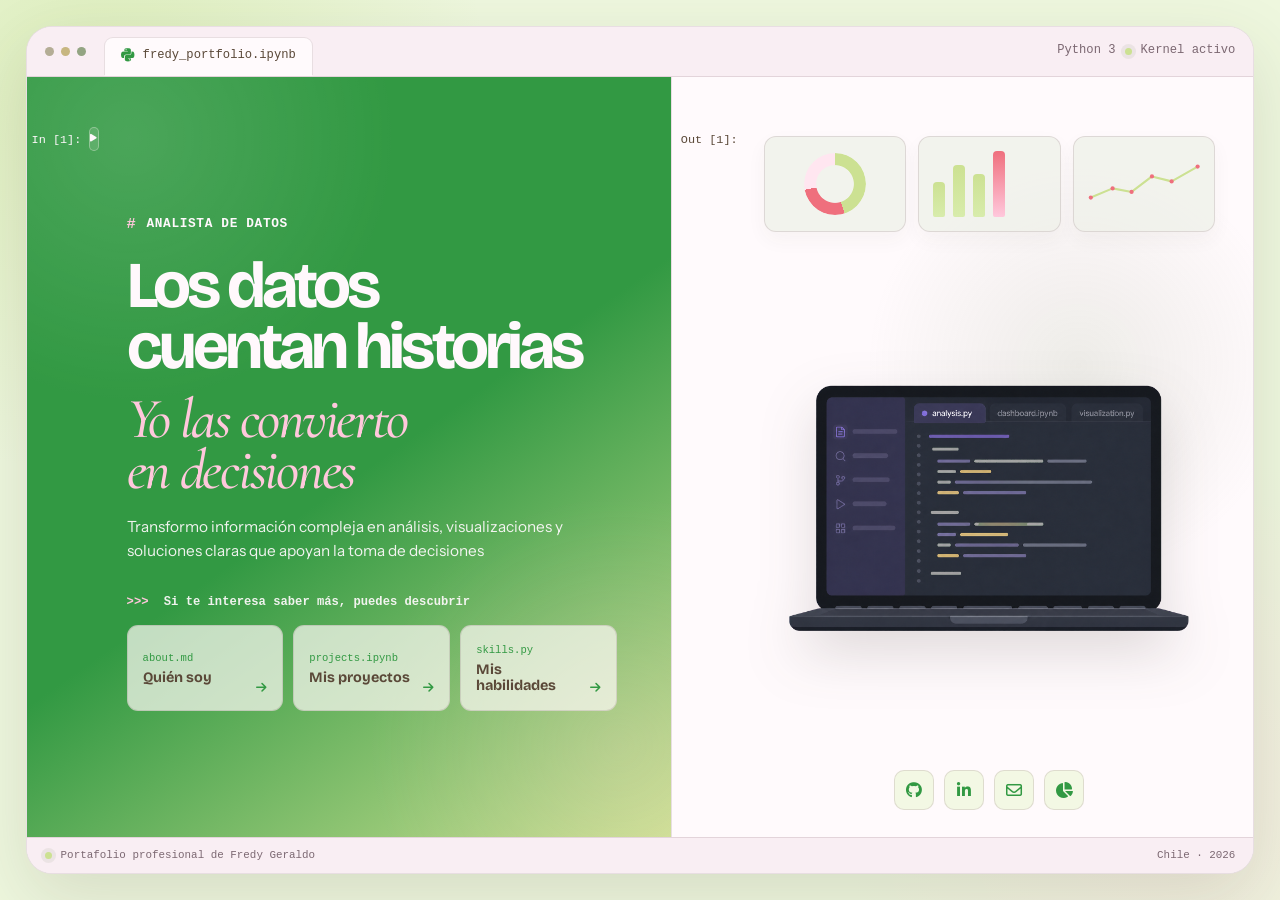
<file: index.html>
<!DOCTYPE html>
<html lang="es">
<head>
  <meta charset="UTF-8" />
  <meta name="viewport" content="width=device-width, initial-scale=1.0" />
  <title>Fredy Geraldo | Intro</title>
  <meta
    name="description"
    content="Pantalla de inicio del portafolio de Fredy Geraldo, analista de datos con foco en SQL, Python, BI y machine learning aplicado."
  />

  <link rel="preconnect" href="https://fonts.googleapis.com" />
  <link rel="preconnect" href="https://fonts.gstatic.com" crossorigin />
  <link
    href="https://fonts.googleapis.com/css2?family=Bricolage+Grotesque:wght@600;700&family=Cormorant+Garamond:wght@400;500&family=Instrument+Sans:wght@400;500&family=Manrope:wght@500;600&display=swap"
    rel="stylesheet"
  />

  <link
    rel="stylesheet"
    href="https://cdnjs.cloudflare.com/ajax/libs/font-awesome/6.5.2/css/all.min.css"
    crossorigin="anonymous"
    referrerpolicy="no-referrer"
  />

  <link rel="stylesheet" href="style.css" />
</head>
<body class="intro-notebook">
  <main class="intro-notebook-page">
    <section class="intro-notebook-shell" aria-label="Pantalla de bienvenida del portafolio">
      <div class="intro-notebook-topbar">
        <div class="intro-notebook-topbar-start">
          <div class="notebook-window-dots" aria-hidden="true">
            <span></span><span></span><span></span>
          </div>
          <div class="intro-notebook-file-tab">
            <i class="fa-brands fa-python" aria-hidden="true"></i>
            <span>fredy_portfolio.ipynb</span>
          </div>
        </div>
        <div class="intro-notebook-kernel" aria-label="Estado del notebook">
          <span>Python 3</span>
          <i aria-hidden="true"></i>
          <span>Kernel activo</span>
        </div>
      </div>

      <div class="intro-notebook-workspace">
        <section class="intro-notebook-copy" aria-labelledby="intro-title">
          <div class="intro-cell-prompt" aria-hidden="true">
            <span>In [1]:</span>
            <i class="fa-solid fa-play"></i>
          </div>

          <div class="intro-copy-content">
            <p class="intro-notebook-kicker"><span>#</span> Analista de datos</p>
            <h1 id="intro-title">
              <span class="intro-notebook-title">Los datos cuentan historias</span>
              <span class="intro-notebook-accent">Yo las convierto en decisiones</span>
            </h1>
            <p class="intro-notebook-lead">
              Transformo informaci&oacute;n compleja en an&aacute;lisis, visualizaciones y soluciones claras que apoyan la toma de decisiones
            </p>

            <p class="intro-notebook-instruction">
              <span aria-hidden="true">&gt;&gt;&gt;</span> Si te interesa saber m&aacute;s, puedes descubrir
            </p>

            <nav class="intro-notebook-routes" aria-label="Entradas al portafolio">
              <a href="portfolio.html?panel=about">
                <span class="intro-route-file">about.md</span>
                <strong>Qui&eacute;n soy</strong>
                <i class="fa-solid fa-arrow-right" aria-hidden="true"></i>
              </a>
              <a href="portfolio.html?panel=projects">
                <span class="intro-route-file">projects.ipynb</span>
                <strong>Mis proyectos</strong>
                <i class="fa-solid fa-arrow-right" aria-hidden="true"></i>
              </a>
              <a href="portfolio.html?panel=skills">
                <span class="intro-route-file">skills.py</span>
                <strong>Mis habilidades</strong>
                <i class="fa-solid fa-arrow-right" aria-hidden="true"></i>
              </a>
            </nav>
          </div>
        </section>

        <section class="intro-notebook-output" aria-label="Visualizaci&oacute;n del trabajo con datos">
          <span class="intro-output-label" aria-hidden="true">Out [1]:</span>

          <div class="intro-output-content">
            <div class="intro-output-charts" aria-hidden="true">
              <div class="intro-output-chart intro-output-donut"><span></span></div>
              <div class="intro-output-chart intro-output-bars">
                <span></span><span></span><span></span><span></span>
              </div>
              <div class="intro-output-chart intro-output-line">
                <svg viewBox="0 0 160 64" role="presentation">
                  <polyline points="4,52 35,39 62,44 91,22 119,29 156,8"></polyline>
                  <circle cx="4" cy="52" r="3"></circle>
                  <circle cx="35" cy="39" r="3"></circle>
                  <circle cx="62" cy="44" r="3"></circle>
                  <circle cx="91" cy="22" r="3"></circle>
                  <circle cx="119" cy="29" r="3"></circle>
                  <circle cx="156" cy="8" r="3"></circle>
                </svg>
              </div>
            </div>

            <div class="intro-notebook-laptop">
              <img
                src="img/intro-laptop-cutout.png"
                alt="Notebook con un entorno de programaci&oacute;n y an&aacute;lisis de datos"
              />
            </div>

            <div class="intro-notebook-socials" aria-label="Enlaces profesionales">
              <a href="https://github.com/FredyGR-98" target="_blank" rel="noopener noreferrer" aria-label="GitHub">
                <i class="fa-brands fa-github"></i>
              </a>
              <a href="https://www.linkedin.com/in/fredy-omar-geraldo-rivera-979732148/" target="_blank" rel="noopener noreferrer" aria-label="LinkedIn">
                <i class="fa-brands fa-linkedin-in"></i>
              </a>
              <a href="mailto:fredy.geraldo.r@gmail.com?subject=Contacto%20desde%20tu%20portafolio%20profesional&amp;body=Hola%20Fredy%2C%0D%0A%0D%0AVisit%C3%A9%20tu%20portafolio%20profesional%20y%20me%20gustar%C3%ADa%20conversar%20contigo%20sobre%20una%20oportunidad.%0D%0A%0D%0ANombre%3A%0D%0AEmpresa%20u%20organizaci%C3%B3n%3A%0D%0AMotivo%20del%20contacto%3A%0D%0ADetalles%20del%20proyecto%20u%20oportunidad%3A%0D%0A%0D%0AQuedo%20atento%2Fa%20a%20tu%20respuesta.%0D%0A%0D%0ASaludos%2C" aria-label="Correo electr&oacute;nico">
                <i class="fa-regular fa-envelope"></i>
              </a>
              <a href="https://public.tableau.com/app/profile/fredy.omar.geraldo.rivera/vizzes" target="_blank" rel="noopener noreferrer" aria-label="Tableau Public">
                <i class="fa-solid fa-chart-pie"></i>
              </a>
            </div>
          </div>
        </section>
      </div>

      <footer class="intro-notebook-status">
        <span><i aria-hidden="true"></i> Portafolio profesional de Fredy Geraldo</span>
        <span>Chile &middot; 2026</span>
      </footer>
    </section>
  </main>
</body>
</html>
</file>
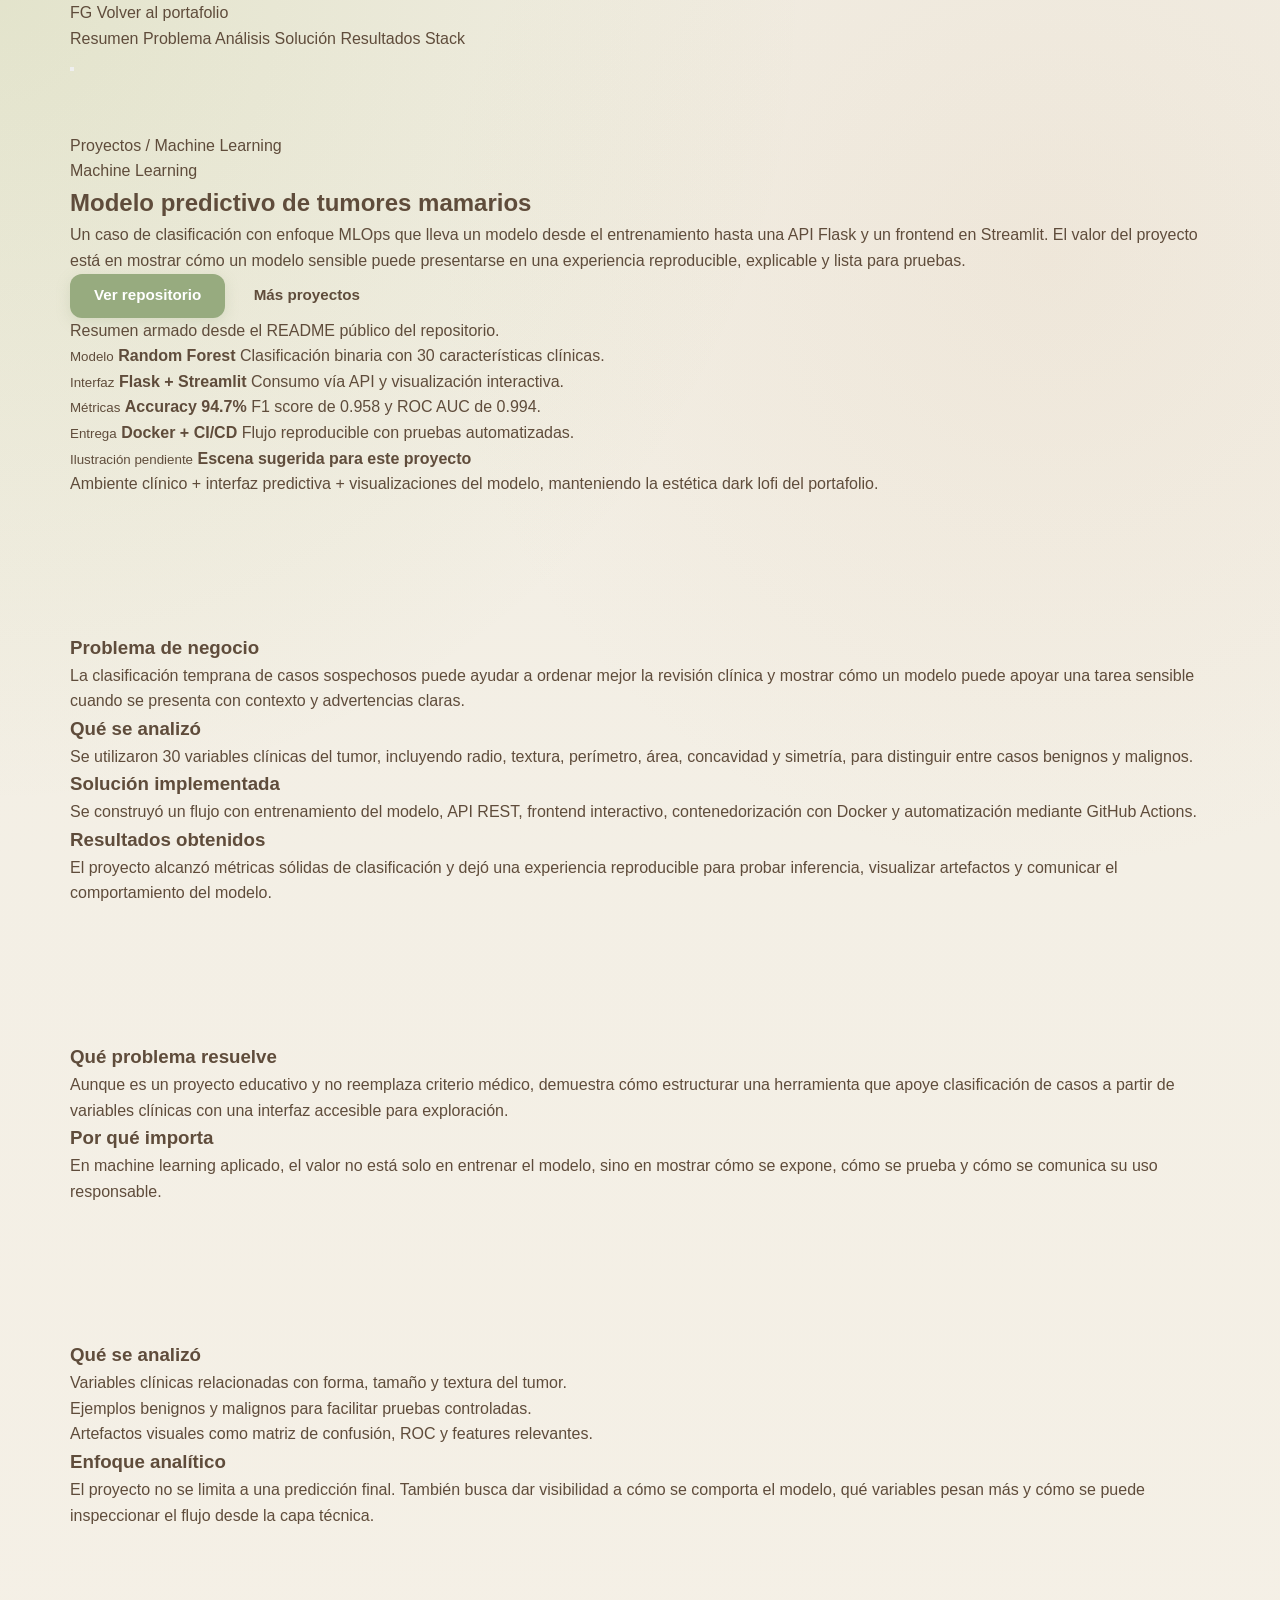
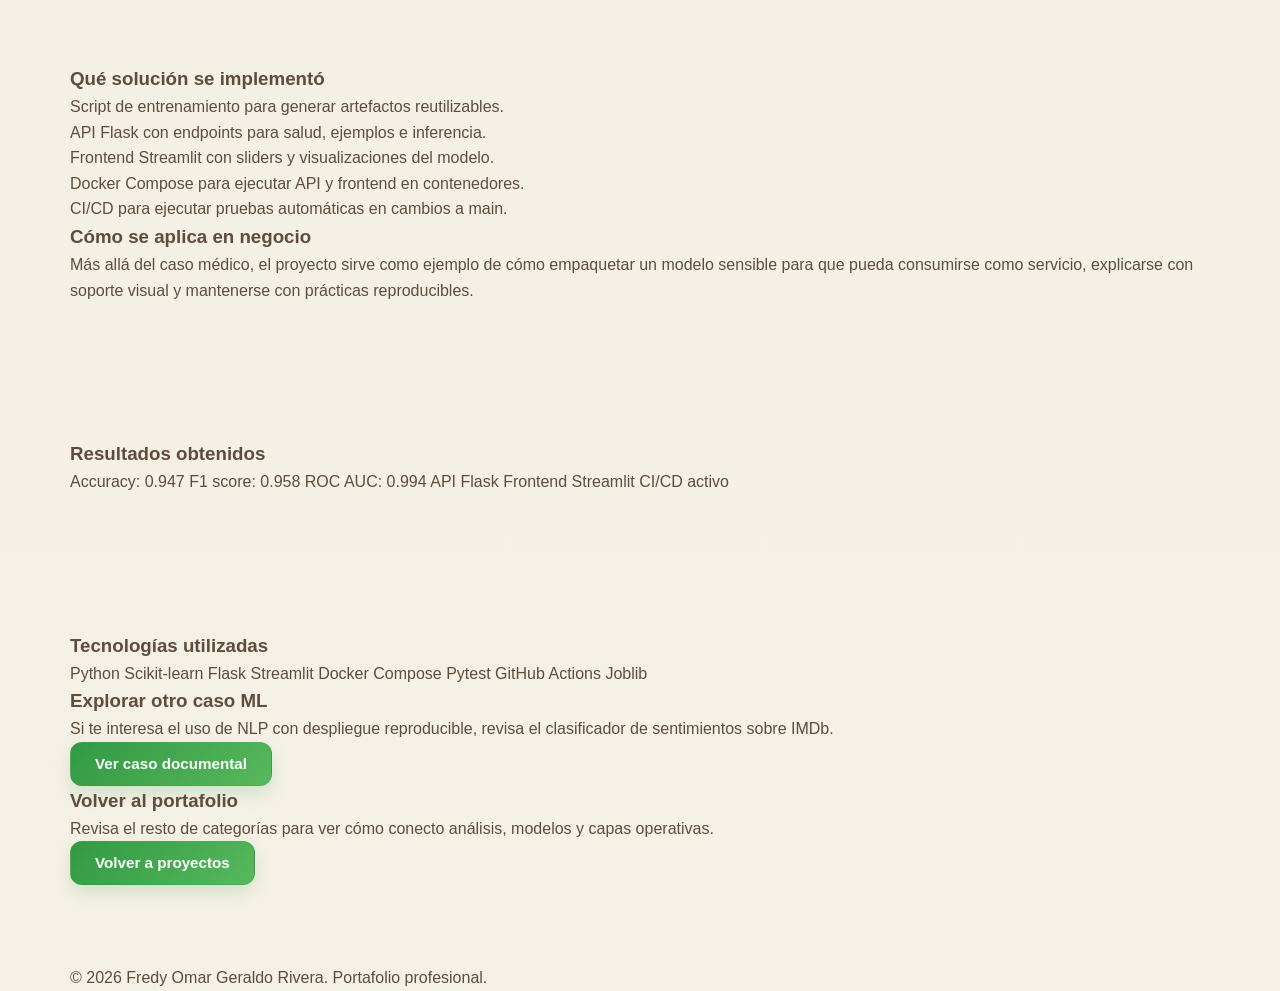
<file: projects/breast-cancer-mlops.html>
﻿<!DOCTYPE html>
<html lang="es">
<head>
  <meta charset="UTF-8" />
  <meta name="viewport" content="width=device-width, initial-scale=1.0" />
  <title>Modelo Predictivo de Tumores Mamarios | Fredy Geraldo</title>
  <meta
    name="description"
    content="Caso de machine learning y MLOps para clasificación de cáncer de mama con API Flask, Streamlit, Docker y CI/CD."
  />
  <link rel="preconnect" href="https://fonts.googleapis.com" />
  <link rel="preconnect" href="https://fonts.gstatic.com" crossorigin />
  <link
    href="https://fonts.googleapis.com/css2?family=Inter:wght@300;400;500;600;700;800&family=Space+Grotesk:wght@500;700&display=swap"
    rel="stylesheet"
  />
  <link
    rel="stylesheet"
    href="https://cdnjs.cloudflare.com/ajax/libs/font-awesome/6.5.2/css/all.min.css"
    crossorigin="anonymous"
    referrerpolicy="no-referrer"
  />
  <link rel="stylesheet" href="../style.css" />
</head>
<body class="project-page-body">
  <div class="bg-orb orb-1"></div>
  <div class="bg-orb orb-2"></div>
  <div class="bg-grid"></div>

  <header class="header">
    <div class="container nav-container">
      <a href="../index.html#proyectos" class="logo">
        <span class="logo-mark">FG</span>
        <span class="logo-text">Volver al portafolio</span>
      </a>

      <nav class="nav" id="nav-menu">
        <a href="#resumen" class="nav-link active">Resumen</a>
        <a href="#problema" class="nav-link">Problema</a>
        <a href="#analisis" class="nav-link">Análisis</a>
        <a href="#solucion" class="nav-link">Solución</a>
        <a href="#resultados" class="nav-link">Resultados</a>
        <a href="#stack" class="nav-link">Stack</a>
      </nav>

      <button class="menu-toggle" id="menu-toggle" aria-label="Abrir menú">
        <span></span>
        <span></span>
        <span></span>
      </button>
    </div>
  </header>

  <div class="scroll-progress" aria-hidden="true">
    <span id="scroll-progress-bar"></span>
  </div>

  <main class="project-page-main">
    <section class="section project-hero" id="resumen">
      <div class="container project-hero-grid">
        <div class="project-hero-copy reveal">
          <p class="project-breadcrumb">
            <a href="../index.html#proyectos">Proyectos</a>
            <span>/</span>
            <span>Machine Learning</span>
          </p>

          <p class="project-page-tag">Machine Learning</p>
          <h1>Modelo predictivo de tumores mamarios</h1>
          <p class="project-page-summary">
            Un caso de clasificación con enfoque MLOps que lleva un modelo desde el
            entrenamiento hasta una API Flask y un frontend en Streamlit. El valor
            del proyecto está en mostrar cómo un modelo sensible puede presentarse en
            una experiencia reproducible, explicable y lista para pruebas.
          </p>

          <div class="project-actions">
            <a
              href="https://github.com/FredyGR-98/detector-cancer-mama-mlops"
              class="btn btn-primary"
              target="_blank"
              rel="noopener noreferrer"
            >
              Ver repositorio
            </a>
            <a href="../index.html#proyectos" class="btn btn-ghost">Más proyectos</a>
          </div>

          <p class="project-source-note">Resumen armado desde el README público del repositorio.</p>

          <div class="project-meta-grid">
            <article class="meta-card">
              <small>Modelo</small>
              <strong>Random Forest</strong>
              <span>Clasificación binaria con 30 características clínicas.</span>
            </article>
            <article class="meta-card">
              <small>Interfaz</small>
              <strong>Flask + Streamlit</strong>
              <span>Consumo vía API y visualización interactiva.</span>
            </article>
            <article class="meta-card">
              <small>Métricas</small>
              <strong>Accuracy 94.7%</strong>
              <span>F1 score de 0.958 y ROC AUC de 0.994.</span>
            </article>
            <article class="meta-card">
              <small>Entrega</small>
              <strong>Docker + CI/CD</strong>
              <span>Flujo reproducible con pruebas automatizadas.</span>
            </article>
          </div>
        </div>

        <div class="reveal reveal-right delay-1">
          <div class="illustration-placeholder">
            <small>Ilustración pendiente</small>
            <strong>Escena sugerida para este proyecto</strong>
            <p>
              Ambiente clínico + interfaz predictiva + visualizaciones del modelo,
              manteniendo la estética dark lofi del portafolio.
            </p>
          </div>
        </div>
      </div>
    </section>

    <section class="section project-outline">
      <div class="container project-outline-grid">
        <article class="project-copy-card reveal">
          <h3>Problema de negocio</h3>
          <p>
            La clasificación temprana de casos sospechosos puede ayudar a ordenar
            mejor la revisión clínica y mostrar cómo un modelo puede apoyar una tarea
            sensible cuando se presenta con contexto y advertencias claras.
          </p>
        </article>
        <article class="project-copy-card reveal delay-1">
          <h3>Qué se analizó</h3>
          <p>
            Se utilizaron 30 variables clínicas del tumor, incluyendo radio,
            textura, perímetro, área, concavidad y simetría, para distinguir entre
            casos benignos y malignos.
          </p>
        </article>
        <article class="project-copy-card reveal delay-2">
          <h3>Solución implementada</h3>
          <p>
            Se construyó un flujo con entrenamiento del modelo, API REST, frontend
            interactivo, contenedorización con Docker y automatización mediante
            GitHub Actions.
          </p>
        </article>
        <article class="project-copy-card reveal delay-3">
          <h3>Resultados obtenidos</h3>
          <p>
            El proyecto alcanzó métricas sólidas de clasificación y dejó una
            experiencia reproducible para probar inferencia, visualizar artefactos y
            comunicar el comportamiento del modelo.
          </p>
        </article>
      </div>
    </section>

    <section class="section" id="problema">
      <div class="container project-section-grid">
        <article class="project-copy-card reveal">
          <h3>Qué problema resuelve</h3>
          <p>
            Aunque es un proyecto educativo y no reemplaza criterio médico, demuestra
            cómo estructurar una herramienta que apoye clasificación de casos a partir
            de variables clínicas con una interfaz accesible para exploración.
          </p>
        </article>
        <article class="project-copy-card reveal delay-1">
          <h3>Por qué importa</h3>
          <p>
            En machine learning aplicado, el valor no está solo en entrenar el modelo,
            sino en mostrar cómo se expone, cómo se prueba y cómo se comunica su uso
            responsable.
          </p>
        </article>
      </div>
    </section>

    <section class="section" id="analisis">
      <div class="container project-section-grid">
        <article class="project-copy-card reveal">
          <h3>Qué se analizó</h3>
          <ul>
            <li>Variables clínicas relacionadas con forma, tamaño y textura del tumor.</li>
            <li>Ejemplos benignos y malignos para facilitar pruebas controladas.</li>
            <li>Artefactos visuales como matriz de confusión, ROC y features relevantes.</li>
          </ul>
        </article>
        <article class="project-copy-card reveal delay-1">
          <h3>Enfoque analítico</h3>
          <p>
            El proyecto no se limita a una predicción final. También busca dar
            visibilidad a cómo se comporta el modelo, qué variables pesan más y cómo
            se puede inspeccionar el flujo desde la capa técnica.
          </p>
        </article>
      </div>
    </section>

    <section class="section" id="solucion">
      <div class="container project-section-grid">
        <article class="project-copy-card reveal">
          <h3>Qué solución se implementó</h3>
          <ul>
            <li>Script de entrenamiento para generar artefactos reutilizables.</li>
            <li>API Flask con endpoints para salud, ejemplos e inferencia.</li>
            <li>Frontend Streamlit con sliders y visualizaciones del modelo.</li>
            <li>Docker Compose para ejecutar API y frontend en contenedores.</li>
            <li>CI/CD para ejecutar pruebas automáticas en cambios a main.</li>
          </ul>
        </article>
        <article class="project-copy-card reveal delay-1">
          <h3>Cómo se aplica en negocio</h3>
          <p>
            Más allá del caso médico, el proyecto sirve como ejemplo de cómo empaquetar
            un modelo sensible para que pueda consumirse como servicio, explicarse con
            soporte visual y mantenerse con prácticas reproducibles.
          </p>
        </article>
      </div>
    </section>

    <section class="section" id="resultados">
      <div class="container">
        <article class="project-copy-card reveal">
          <h3>Resultados obtenidos</h3>
          <div class="project-key-results">
            <span class="result-chip">Accuracy: 0.947</span>
            <span class="result-chip">F1 score: 0.958</span>
            <span class="result-chip">ROC AUC: 0.994</span>
            <span class="result-chip">API Flask</span>
            <span class="result-chip">Frontend Streamlit</span>
            <span class="result-chip">CI/CD activo</span>
          </div>
        </article>
      </div>
    </section>

    <section class="section" id="stack">
      <div class="container">
        <article class="project-copy-card reveal">
          <h3>Tecnologías utilizadas</h3>
          <div class="project-stack">
            <span>Python</span>
            <span>Scikit-learn</span>
            <span>Flask</span>
            <span>Streamlit</span>
            <span>Docker Compose</span>
            <span>Pytest</span>
            <span>GitHub Actions</span>
            <span>Joblib</span>
          </div>
        </article>

        <div class="project-link-grid">
          <article class="project-link-card reveal">
            <h3>Explorar otro caso ML</h3>
            <p>
              Si te interesa el uso de NLP con despliegue reproducible, revisa el
              clasificador de sentimientos sobre IMDb.
            </p>
            <a href="nlp-sentiment-movies.html" class="btn btn-secondary">Ver caso documental</a>
          </article>
          <article class="project-link-card reveal delay-1">
            <h3>Volver al portafolio</h3>
            <p>
              Revisa el resto de categorías para ver cómo conecto análisis, modelos y
              capas operativas.
            </p>
            <a href="../index.html#proyectos" class="btn btn-secondary">Volver a proyectos</a>
          </article>
        </div>
      </div>
    </section>
  </main>

  <footer class="footer">
    <div class="container footer-content footer-content--single">
      <p>© 2026 Fredy Omar Geraldo Rivera. Portafolio profesional.</p>
    </div>
  </footer>

  <script src="../script.js"></script>
</body>
</html>
</file>
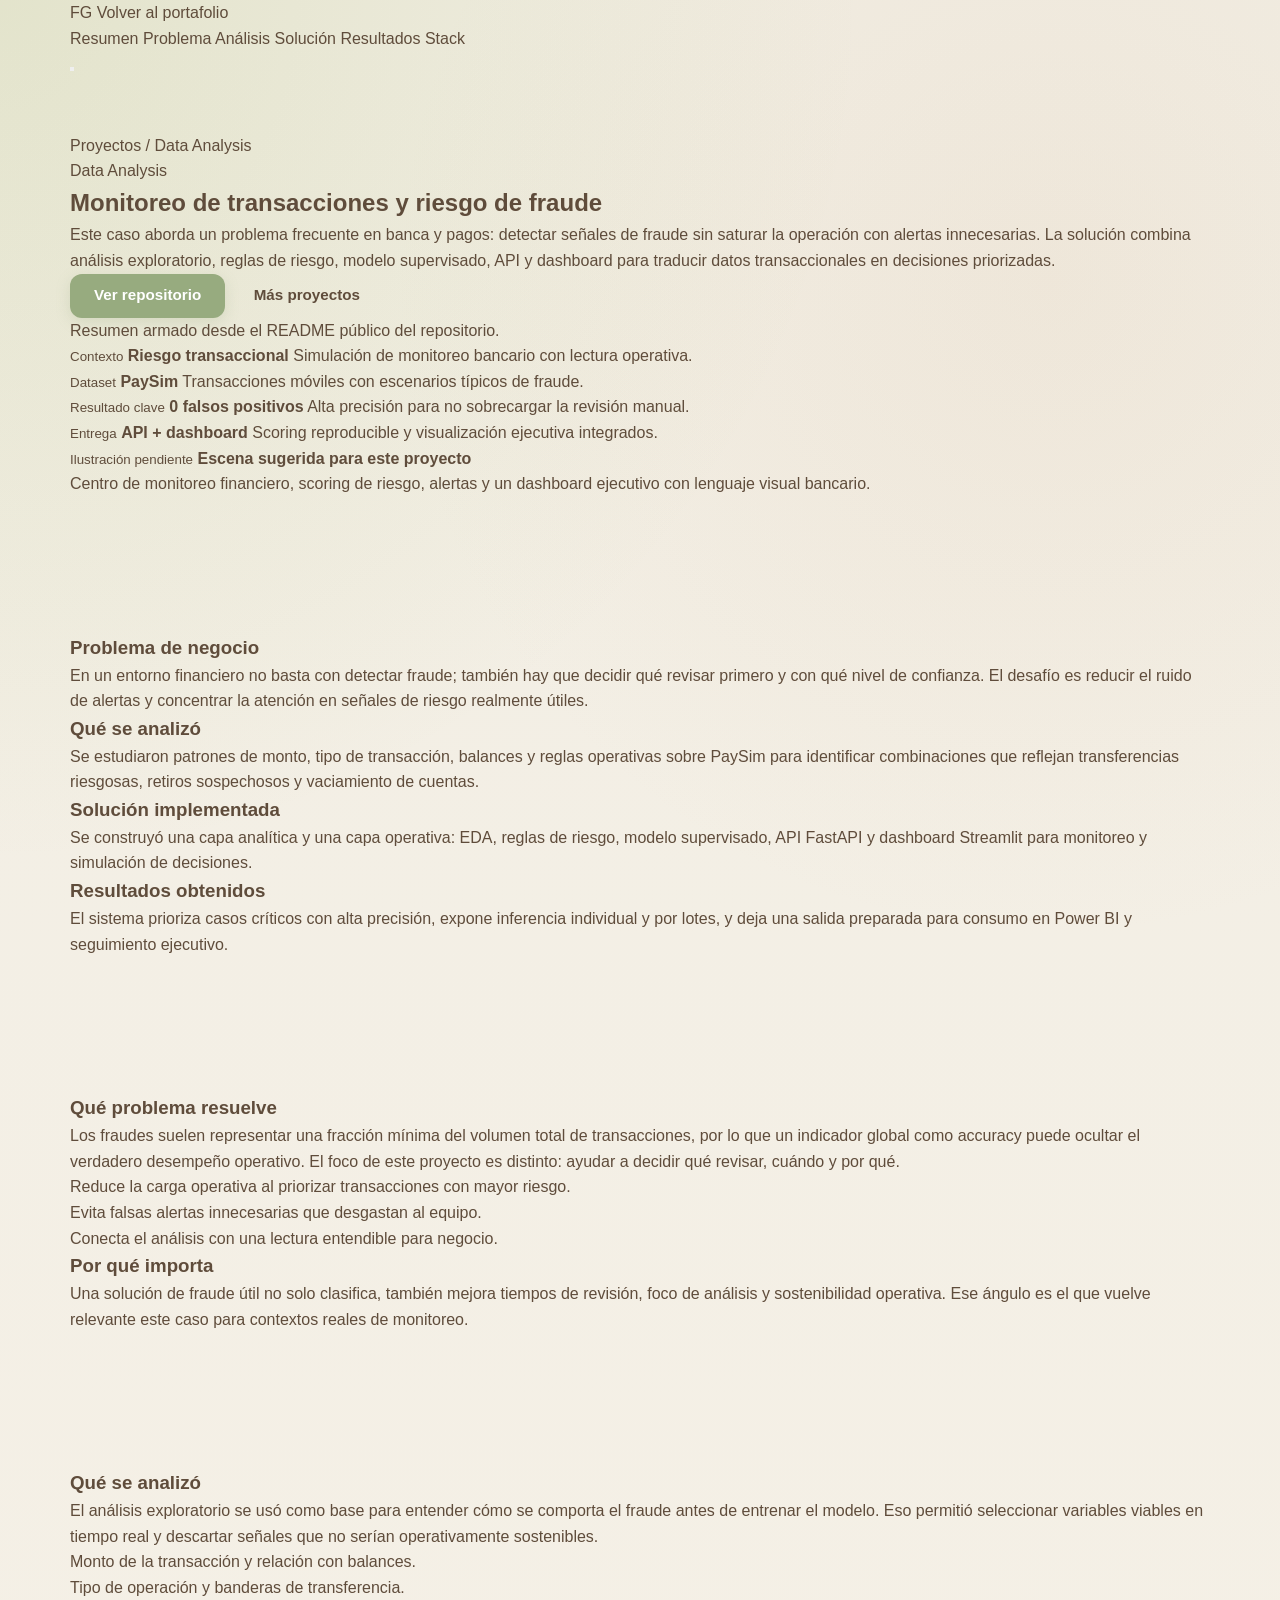
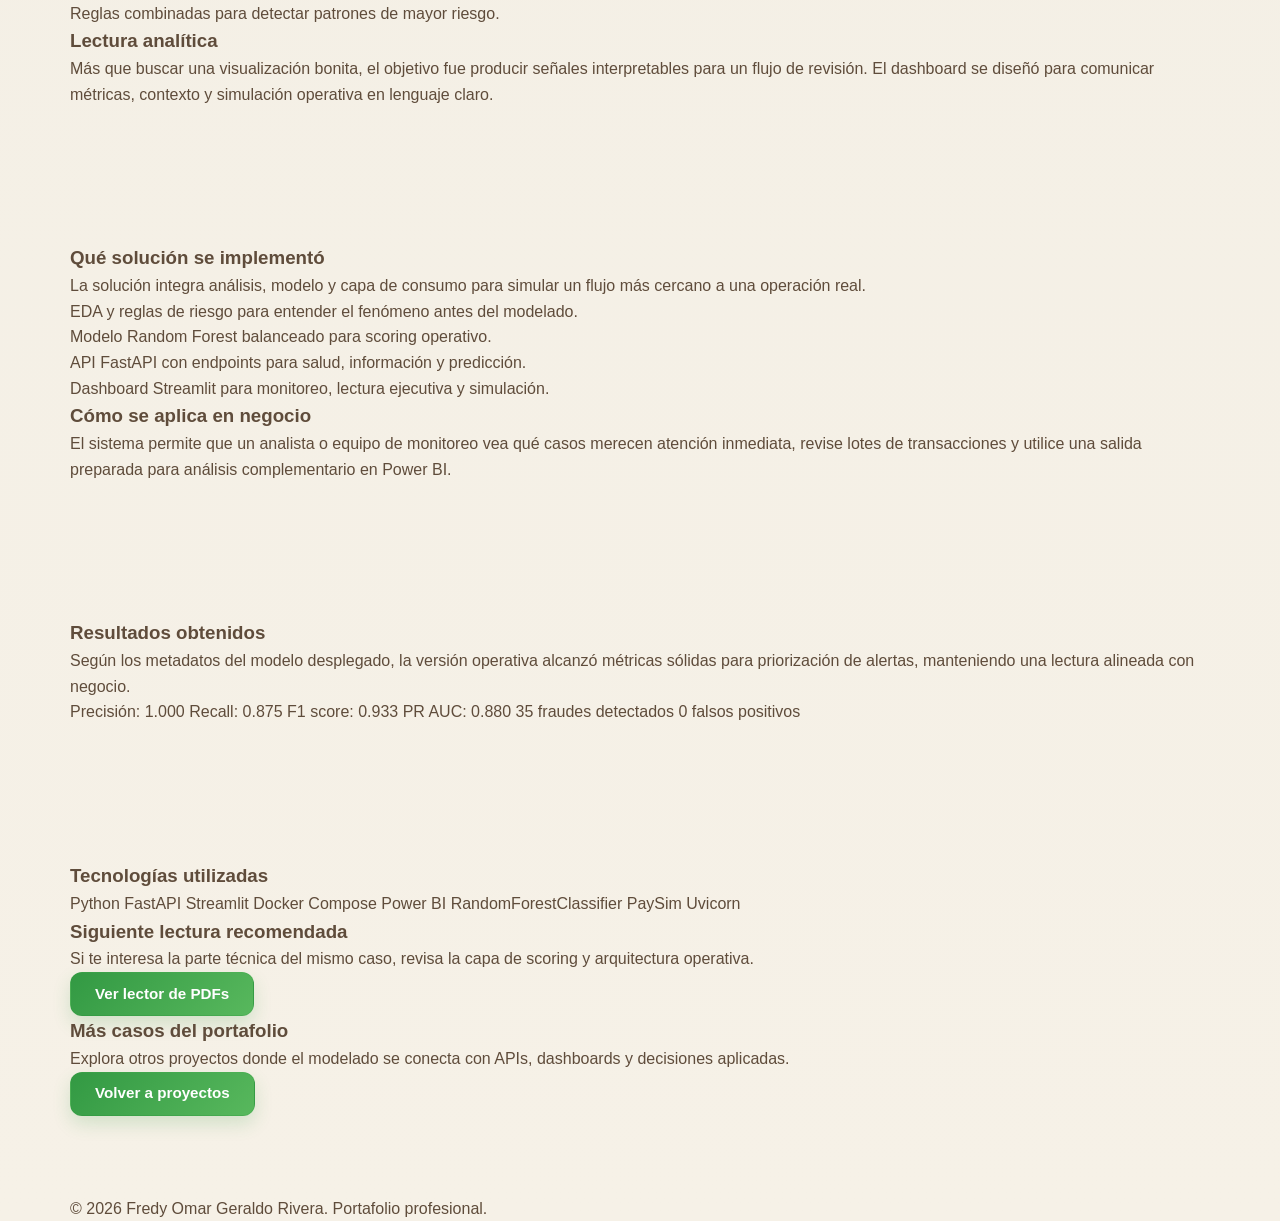
<file: projects/fraud-monitoring.html>
﻿ <!DOCTYPE html>
<html lang="es">
<head>
  <meta charset="UTF-8" />
  <meta name="viewport" content="width=device-width, initial-scale=1.0" />
  <title>Monitoreo de Transacciones y Riesgo de Fraude | Fredy Geraldo</title>
  <meta
    name="description"
    content="Caso de análisis de datos enfocado en monitoreo transaccional, priorización de alertas y apoyo operativo para detección de fraude."
  />
  <link rel="preconnect" href="https://fonts.googleapis.com" />
  <link rel="preconnect" href="https://fonts.gstatic.com" crossorigin />
  <link
    href="https://fonts.googleapis.com/css2?family=Inter:wght@300;400;500;600;700;800&family=Space+Grotesk:wght@500;700&display=swap"
    rel="stylesheet"
  />
  <link
    rel="stylesheet"
    href="https://cdnjs.cloudflare.com/ajax/libs/font-awesome/6.5.2/css/all.min.css"
    crossorigin="anonymous"
    referrerpolicy="no-referrer"
  />
  <link rel="stylesheet" href="../style.css" />
</head>
<body class="project-page-body">
  <div class="bg-orb orb-1"></div>
  <div class="bg-orb orb-2"></div>
  <div class="bg-grid"></div>

  <header class="header">
    <div class="container nav-container">
      <a href="../index.html#proyectos" class="logo">
        <span class="logo-mark">FG</span>
        <span class="logo-text">Volver al portafolio</span>
      </a>

      <nav class="nav" id="nav-menu">
        <a href="#resumen" class="nav-link active">Resumen</a>
        <a href="#problema" class="nav-link">Problema</a>
        <a href="#analisis" class="nav-link">Análisis</a>
        <a href="#solucion" class="nav-link">Solución</a>
        <a href="#resultados" class="nav-link">Resultados</a>
        <a href="#stack" class="nav-link">Stack</a>
      </nav>

      <button class="menu-toggle" id="menu-toggle" aria-label="Abrir menú">
        <span></span>
        <span></span>
        <span></span>
      </button>
    </div>
  </header>

  <div class="scroll-progress" aria-hidden="true">
    <span id="scroll-progress-bar"></span>
  </div>

  <main class="project-page-main">
    <section class="section project-hero" id="resumen">
      <div class="container project-hero-grid">
        <div class="project-hero-copy reveal">
          <p class="project-breadcrumb">
            <a href="../index.html#proyectos">Proyectos</a>
            <span>/</span>
            <span>Data Analysis</span>
          </p>

          <p class="project-page-tag">Data Analysis</p>
          <h1>Monitoreo de transacciones y riesgo de fraude</h1>
          <p class="project-page-summary">
            Este caso aborda un problema frecuente en banca y pagos: detectar
            señales de fraude sin saturar la operación con alertas innecesarias.
            La solución combina análisis exploratorio, reglas de riesgo, modelo
            supervisado, API y dashboard para traducir datos transaccionales en
            decisiones priorizadas.
          </p>

          <div class="project-actions">
            <a
              href="https://github.com/FredyGR-98/monitoreo-transacciones-riesgo-fraude"
              class="btn btn-primary"
              target="_blank"
              rel="noopener noreferrer"
            >
              Ver repositorio
            </a>
            <a href="../index.html#proyectos" class="btn btn-ghost">Más proyectos</a>
          </div>

          <p class="project-source-note">Resumen armado desde el README público del repositorio.</p>

          <div class="project-meta-grid">
            <article class="meta-card">
              <small>Contexto</small>
              <strong>Riesgo transaccional</strong>
              <span>Simulación de monitoreo bancario con lectura operativa.</span>
            </article>
            <article class="meta-card">
              <small>Dataset</small>
              <strong>PaySim</strong>
              <span>Transacciones móviles con escenarios típicos de fraude.</span>
            </article>
            <article class="meta-card">
              <small>Resultado clave</small>
              <strong>0 falsos positivos</strong>
              <span>Alta precisión para no sobrecargar la revisión manual.</span>
            </article>
            <article class="meta-card">
              <small>Entrega</small>
              <strong>API + dashboard</strong>
              <span>Scoring reproducible y visualización ejecutiva integrados.</span>
            </article>
          </div>
        </div>

        <div class="reveal reveal-right delay-1">
          <div class="illustration-placeholder">
            <small>Ilustración pendiente</small>
            <strong>Escena sugerida para este proyecto</strong>
            <p>
              Centro de monitoreo financiero, scoring de riesgo, alertas y un
              dashboard ejecutivo con lenguaje visual bancario.
            </p>
          </div>
        </div>
      </div>
    </section>

    <section class="section project-outline">
      <div class="container project-outline-grid">
        <article class="project-copy-card reveal">
          <h3>Problema de negocio</h3>
          <p>
            En un entorno financiero no basta con detectar fraude; también hay que
            decidir qué revisar primero y con qué nivel de confianza. El desafío es
            reducir el ruido de alertas y concentrar la atención en señales de riesgo
            realmente útiles.
          </p>
        </article>
        <article class="project-copy-card reveal delay-1">
          <h3>Qué se analizó</h3>
          <p>
            Se estudiaron patrones de monto, tipo de transacción, balances y reglas
            operativas sobre PaySim para identificar combinaciones que reflejan
            transferencias riesgosas, retiros sospechosos y vaciamiento de cuentas.
          </p>
        </article>
        <article class="project-copy-card reveal delay-2">
          <h3>Solución implementada</h3>
          <p>
            Se construyó una capa analítica y una capa operativa: EDA, reglas de
            riesgo, modelo supervisado, API FastAPI y dashboard Streamlit para
            monitoreo y simulación de decisiones.
          </p>
        </article>
        <article class="project-copy-card reveal delay-3">
          <h3>Resultados obtenidos</h3>
          <p>
            El sistema prioriza casos críticos con alta precisión, expone inferencia
            individual y por lotes, y deja una salida preparada para consumo en Power
            BI y seguimiento ejecutivo.
          </p>
        </article>
      </div>
    </section>

    <section class="section" id="problema">
      <div class="container project-section-grid">
        <article class="project-copy-card reveal">
          <h3>Qué problema resuelve</h3>
          <p>
            Los fraudes suelen representar una fracción mínima del volumen total de
            transacciones, por lo que un indicador global como accuracy puede ocultar
            el verdadero desempeño operativo. El foco de este proyecto es distinto:
            ayudar a decidir qué revisar, cuándo y por qué.
          </p>
          <ul>
            <li>Reduce la carga operativa al priorizar transacciones con mayor riesgo.</li>
            <li>Evita falsas alertas innecesarias que desgastan al equipo.</li>
            <li>Conecta el análisis con una lectura entendible para negocio.</li>
          </ul>
        </article>
        <article class="project-copy-card reveal delay-1">
          <h3>Por qué importa</h3>
          <p>
            Una solución de fraude útil no solo clasifica, también mejora tiempos de
            revisión, foco de análisis y sostenibilidad operativa. Ese ángulo es el
            que vuelve relevante este caso para contextos reales de monitoreo.
          </p>
        </article>
      </div>
    </section>

    <section class="section" id="analisis">
      <div class="container project-section-grid">
        <article class="project-copy-card reveal">
          <h3>Qué se analizó</h3>
          <p>
            El análisis exploratorio se usó como base para entender cómo se comporta
            el fraude antes de entrenar el modelo. Eso permitió seleccionar variables
            viables en tiempo real y descartar señales que no serían operativamente
            sostenibles.
          </p>
          <ul>
            <li>Monto de la transacción y relación con balances.</li>
            <li>Tipo de operación y banderas de transferencia.</li>
            <li>Reglas combinadas para detectar patrones de mayor riesgo.</li>
          </ul>
        </article>
        <article class="project-copy-card reveal delay-1">
          <h3>Lectura analítica</h3>
          <p>
            Más que buscar una visualización bonita, el objetivo fue producir señales
            interpretables para un flujo de revisión. El dashboard se diseñó para
            comunicar métricas, contexto y simulación operativa en lenguaje claro.
          </p>
        </article>
      </div>
    </section>

    <section class="section" id="solucion">
      <div class="container project-section-grid">
        <article class="project-copy-card reveal">
          <h3>Qué solución se implementó</h3>
          <p>
            La solución integra análisis, modelo y capa de consumo para simular un
            flujo más cercano a una operación real.
          </p>
          <ul>
            <li>EDA y reglas de riesgo para entender el fenómeno antes del modelado.</li>
            <li>Modelo Random Forest balanceado para scoring operativo.</li>
            <li>API FastAPI con endpoints para salud, información y predicción.</li>
            <li>Dashboard Streamlit para monitoreo, lectura ejecutiva y simulación.</li>
          </ul>
        </article>
        <article class="project-copy-card reveal delay-1">
          <h3>Cómo se aplica en negocio</h3>
          <p>
            El sistema permite que un analista o equipo de monitoreo vea qué casos
            merecen atención inmediata, revise lotes de transacciones y utilice una
            salida preparada para análisis complementario en Power BI.
          </p>
        </article>
      </div>
    </section>

    <section class="section" id="resultados">
      <div class="container">
        <article class="project-copy-card reveal">
          <h3>Resultados obtenidos</h3>
          <p>
            Según los metadatos del modelo desplegado, la versión operativa alcanzó
            métricas sólidas para priorización de alertas, manteniendo una lectura
            alineada con negocio.
          </p>

          <div class="project-key-results">
            <span class="result-chip">Precisión: 1.000</span>
            <span class="result-chip">Recall: 0.875</span>
            <span class="result-chip">F1 score: 0.933</span>
            <span class="result-chip">PR AUC: 0.880</span>
            <span class="result-chip">35 fraudes detectados</span>
            <span class="result-chip">0 falsos positivos</span>
          </div>
        </article>
      </div>
    </section>

    <section class="section" id="stack">
      <div class="container">
        <article class="project-copy-card reveal">
          <h3>Tecnologías utilizadas</h3>
          <div class="project-stack">
            <span>Python</span>
            <span>FastAPI</span>
            <span>Streamlit</span>
            <span>Docker Compose</span>
            <span>Power BI</span>
            <span>RandomForestClassifier</span>
            <span>PaySim</span>
            <span>Uvicorn</span>
          </div>
        </article>

        <div class="project-link-grid">
          <article class="project-link-card reveal">
            <h3>Siguiente lectura recomendada</h3>
            <p>
              Si te interesa la parte técnica del mismo caso, revisa la capa de
              scoring y arquitectura operativa.
            </p>
            <a href="nlp-sentiment-movies.html" class="btn btn-secondary">Ver lector de PDFs</a>
          </article>
          <article class="project-link-card reveal delay-1">
            <h3>Más casos del portafolio</h3>
            <p>
              Explora otros proyectos donde el modelado se conecta con APIs,
              dashboards y decisiones aplicadas.
            </p>
            <a href="../index.html#proyectos" class="btn btn-secondary">Volver a proyectos</a>
          </article>
        </div>
      </div>
    </section>
  </main>

  <footer class="footer">
    <div class="container footer-content footer-content--single">
      <p>© 2026 Fredy Omar Geraldo Rivera. Portafolio profesional.</p>
    </div>
  </footer>

  <script src="../script.js"></script>
</body>
</html>
</file>
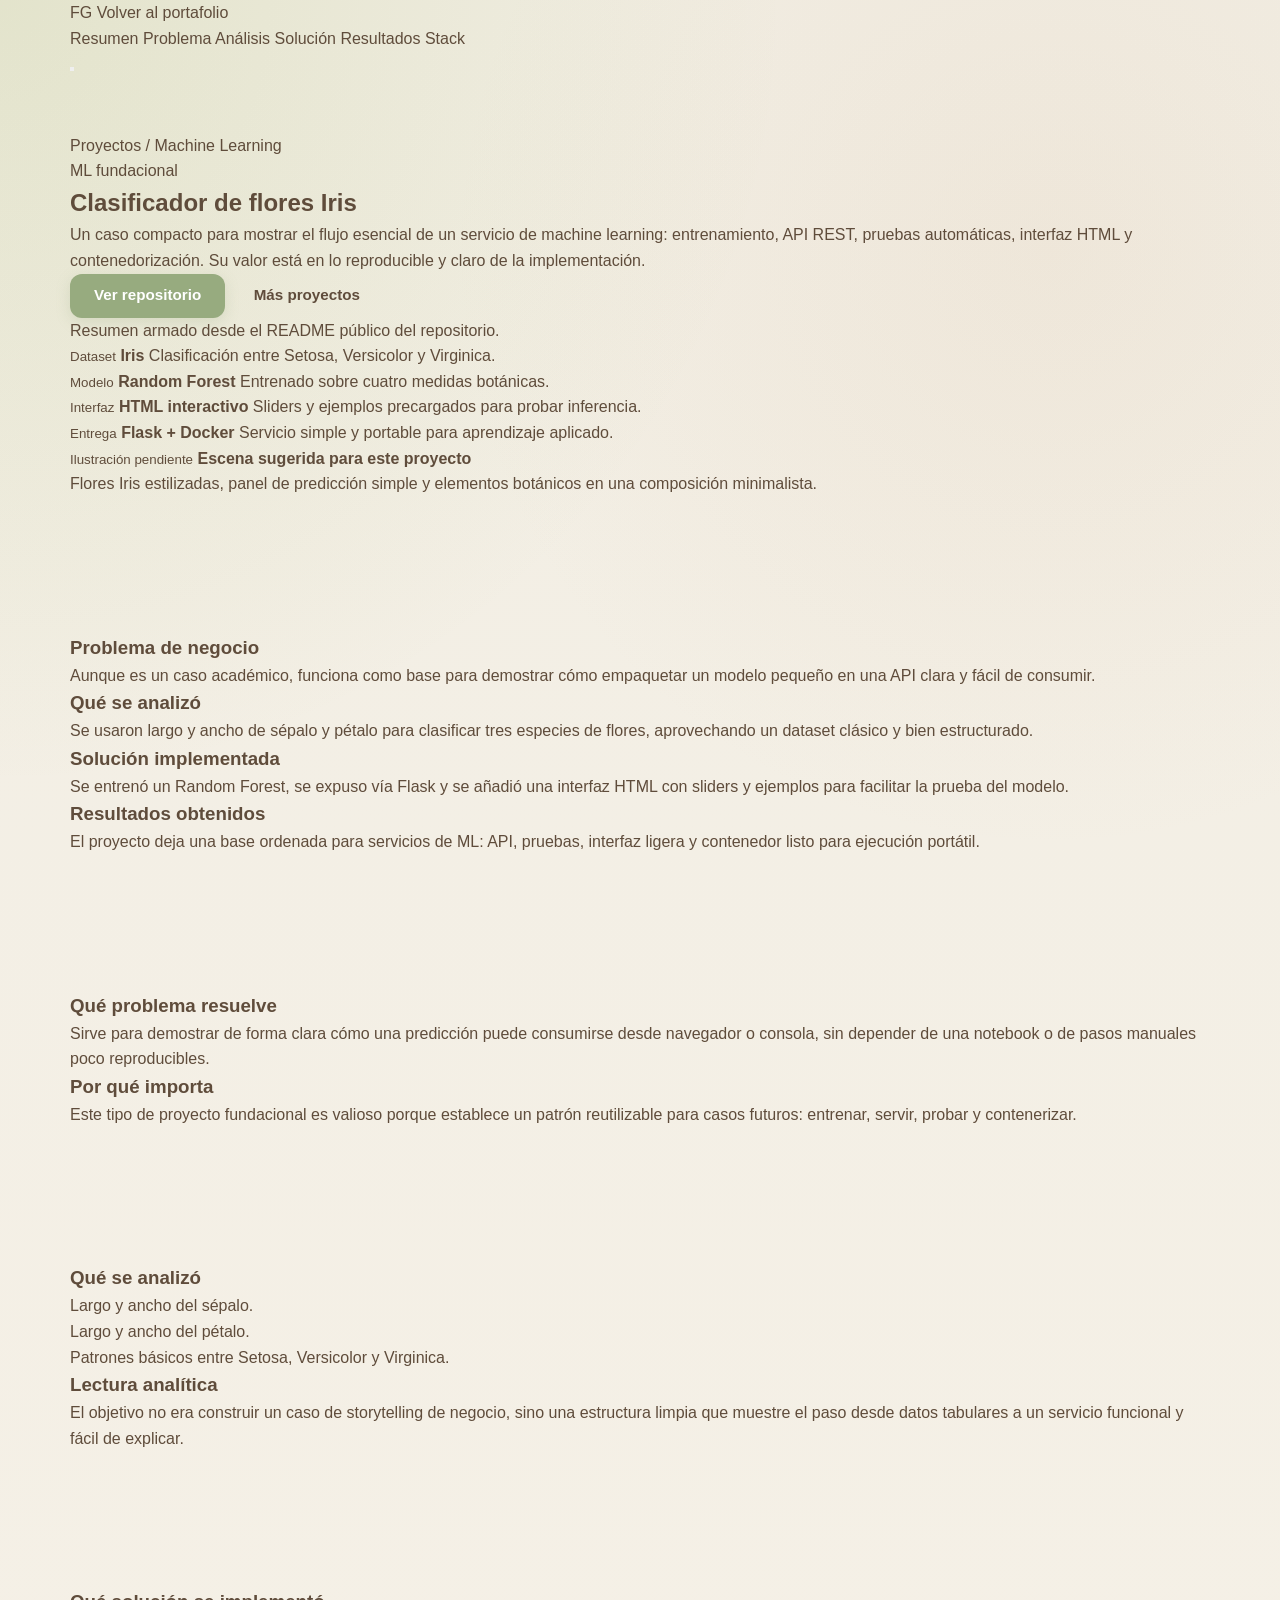
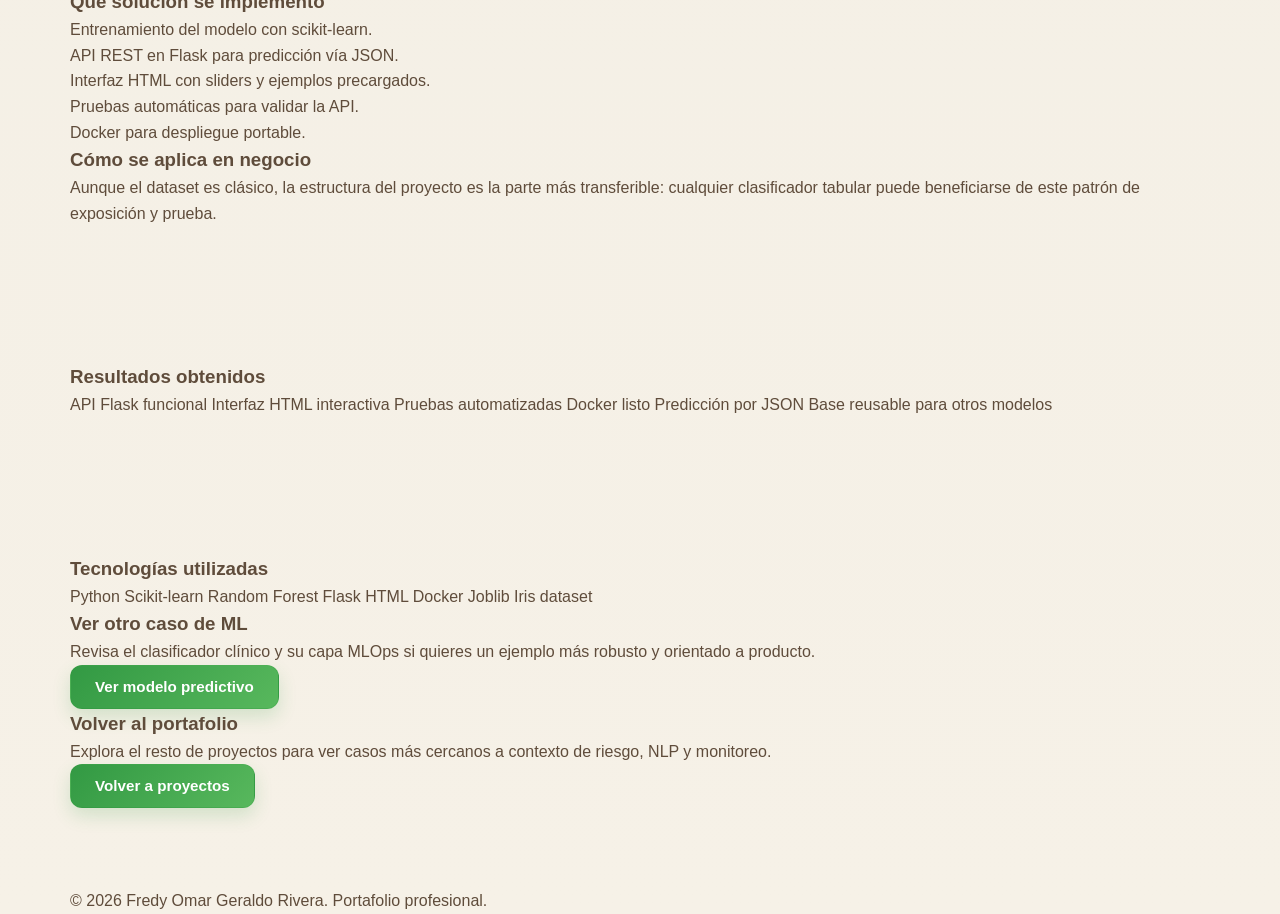
<file: projects/iris-flower-classifier.html>
<!DOCTYPE html>
<html lang="es">
<head>
  <meta charset="UTF-8" />
  <meta name="viewport" content="width=device-width, initial-scale=1.0" />
  <title>Clasificador de Flores Iris | Fredy Geraldo</title>
  <meta
    name="description"
    content="Caso de machine learning fundacional con Random Forest, Flask, interfaz HTML interactiva y despliegue en Docker."
  />
  <link rel="preconnect" href="https://fonts.googleapis.com" />
  <link rel="preconnect" href="https://fonts.gstatic.com" crossorigin />
  <link
    href="https://fonts.googleapis.com/css2?family=Inter:wght@300;400;500;600;700;800&family=Space+Grotesk:wght@500;700&display=swap"
    rel="stylesheet"
  />
  <link
    rel="stylesheet"
    href="https://cdnjs.cloudflare.com/ajax/libs/font-awesome/6.5.2/css/all.min.css"
    crossorigin="anonymous"
    referrerpolicy="no-referrer"
  />
  <link rel="stylesheet" href="../style.css" />
</head>
<body class="project-page-body">
  <div class="bg-orb orb-1"></div>
  <div class="bg-orb orb-2"></div>
  <div class="bg-grid"></div>

  <header class="header">
    <div class="container nav-container">
      <a href="../index.html#proyectos" class="logo">
        <span class="logo-mark">FG</span>
        <span class="logo-text">Volver al portafolio</span>
      </a>

      <nav class="nav" id="nav-menu">
        <a href="#resumen" class="nav-link active">Resumen</a>
        <a href="#problema" class="nav-link">Problema</a>
        <a href="#analisis" class="nav-link">Análisis</a>
        <a href="#solucion" class="nav-link">Solución</a>
        <a href="#resultados" class="nav-link">Resultados</a>
        <a href="#stack" class="nav-link">Stack</a>
      </nav>

      <button class="menu-toggle" id="menu-toggle" aria-label="Abrir menú">
        <span></span>
        <span></span>
        <span></span>
      </button>
    </div>
  </header>

  <div class="scroll-progress" aria-hidden="true">
    <span id="scroll-progress-bar"></span>
  </div>

  <main class="project-page-main">
    <section class="section project-hero" id="resumen">
      <div class="container project-hero-grid">
        <div class="project-hero-copy reveal">
          <p class="project-breadcrumb">
            <a href="../index.html#proyectos">Proyectos</a>
            <span>/</span>
            <span>Machine Learning</span>
          </p>

          <p class="project-page-tag">ML fundacional</p>
          <h1>Clasificador de flores Iris</h1>
          <p class="project-page-summary">
            Un caso compacto para mostrar el flujo esencial de un servicio de machine
            learning: entrenamiento, API REST, pruebas automáticas, interfaz HTML y
            contenedorización. Su valor está en lo reproducible y claro de la
            implementación.
          </p>

          <div class="project-actions">
            <a
              href="https://github.com/FredyGR-98/iris-flower-classifier"
              class="btn btn-primary"
              target="_blank"
              rel="noopener noreferrer"
            >
              Ver repositorio
            </a>
            <a href="../index.html#proyectos" class="btn btn-ghost">Más proyectos</a>
          </div>

          <p class="project-source-note">Resumen armado desde el README público del repositorio.</p>

          <div class="project-meta-grid">
            <article class="meta-card">
              <small>Dataset</small>
              <strong>Iris</strong>
              <span>Clasificación entre Setosa, Versicolor y Virginica.</span>
            </article>
            <article class="meta-card">
              <small>Modelo</small>
              <strong>Random Forest</strong>
              <span>Entrenado sobre cuatro medidas botánicas.</span>
            </article>
            <article class="meta-card">
              <small>Interfaz</small>
              <strong>HTML interactivo</strong>
              <span>Sliders y ejemplos precargados para probar inferencia.</span>
            </article>
            <article class="meta-card">
              <small>Entrega</small>
              <strong>Flask + Docker</strong>
              <span>Servicio simple y portable para aprendizaje aplicado.</span>
            </article>
          </div>
        </div>

        <div class="reveal reveal-right delay-1">
          <div class="illustration-placeholder">
            <small>Ilustración pendiente</small>
            <strong>Escena sugerida para este proyecto</strong>
            <p>
              Flores Iris estilizadas, panel de predicción simple y elementos botánicos
              en una composición minimalista.
            </p>
          </div>
        </div>
      </div>
    </section>

    <section class="section project-outline">
      <div class="container project-outline-grid">
        <article class="project-copy-card reveal">
          <h3>Problema de negocio</h3>
          <p>
            Aunque es un caso académico, funciona como base para demostrar cómo
            empaquetar un modelo pequeño en una API clara y fácil de consumir.
          </p>
        </article>
        <article class="project-copy-card reveal delay-1">
          <h3>Qué se analizó</h3>
          <p>
            Se usaron largo y ancho de sépalo y pétalo para clasificar tres especies
            de flores, aprovechando un dataset clásico y bien estructurado.
          </p>
        </article>
        <article class="project-copy-card reveal delay-2">
          <h3>Solución implementada</h3>
          <p>
            Se entrenó un Random Forest, se expuso vía Flask y se añadió una interfaz
            HTML con sliders y ejemplos para facilitar la prueba del modelo.
          </p>
        </article>
        <article class="project-copy-card reveal delay-3">
          <h3>Resultados obtenidos</h3>
          <p>
            El proyecto deja una base ordenada para servicios de ML: API, pruebas,
            interfaz ligera y contenedor listo para ejecución portátil.
          </p>
        </article>
      </div>
    </section>

    <section class="section" id="problema">
      <div class="container project-section-grid">
        <article class="project-copy-card reveal">
          <h3>Qué problema resuelve</h3>
          <p>
            Sirve para demostrar de forma clara cómo una predicción puede consumirse
            desde navegador o consola, sin depender de una notebook o de pasos
            manuales poco reproducibles.
          </p>
        </article>
        <article class="project-copy-card reveal delay-1">
          <h3>Por qué importa</h3>
          <p>
            Este tipo de proyecto fundacional es valioso porque establece un patrón
            reutilizable para casos futuros: entrenar, servir, probar y contenerizar.
          </p>
        </article>
      </div>
    </section>

    <section class="section" id="analisis">
      <div class="container project-section-grid">
        <article class="project-copy-card reveal">
          <h3>Qué se analizó</h3>
          <ul>
            <li>Largo y ancho del sépalo.</li>
            <li>Largo y ancho del pétalo.</li>
            <li>Patrones básicos entre Setosa, Versicolor y Virginica.</li>
          </ul>
        </article>
        <article class="project-copy-card reveal delay-1">
          <h3>Lectura analítica</h3>
          <p>
            El objetivo no era construir un caso de storytelling de negocio, sino una
            estructura limpia que muestre el paso desde datos tabulares a un servicio
            funcional y fácil de explicar.
          </p>
        </article>
      </div>
    </section>

    <section class="section" id="solucion">
      <div class="container project-section-grid">
        <article class="project-copy-card reveal">
          <h3>Qué solución se implementó</h3>
          <ul>
            <li>Entrenamiento del modelo con scikit-learn.</li>
            <li>API REST en Flask para predicción vía JSON.</li>
            <li>Interfaz HTML con sliders y ejemplos precargados.</li>
            <li>Pruebas automáticas para validar la API.</li>
            <li>Docker para despliegue portable.</li>
          </ul>
        </article>
        <article class="project-copy-card reveal delay-1">
          <h3>Cómo se aplica en negocio</h3>
          <p>
            Aunque el dataset es clásico, la estructura del proyecto es la parte más
            transferible: cualquier clasificador tabular puede beneficiarse de este
            patrón de exposición y prueba.
          </p>
        </article>
      </div>
    </section>

    <section class="section" id="resultados">
      <div class="container">
        <article class="project-copy-card reveal">
          <h3>Resultados obtenidos</h3>
          <div class="project-key-results">
            <span class="result-chip">API Flask funcional</span>
            <span class="result-chip">Interfaz HTML interactiva</span>
            <span class="result-chip">Pruebas automatizadas</span>
            <span class="result-chip">Docker listo</span>
            <span class="result-chip">Predicción por JSON</span>
            <span class="result-chip">Base reusable para otros modelos</span>
          </div>
        </article>
      </div>
    </section>

    <section class="section" id="stack">
      <div class="container">
        <article class="project-copy-card reveal">
          <h3>Tecnologías utilizadas</h3>
          <div class="project-stack">
            <span>Python</span>
            <span>Scikit-learn</span>
            <span>Random Forest</span>
            <span>Flask</span>
            <span>HTML</span>
            <span>Docker</span>
            <span>Joblib</span>
            <span>Iris dataset</span>
          </div>
        </article>

        <div class="project-link-grid">
          <article class="project-link-card reveal">
            <h3>Ver otro caso de ML</h3>
            <p>
              Revisa el clasificador clínico y su capa MLOps si quieres un ejemplo
              más robusto y orientado a producto.
            </p>
            <a href="breast-cancer-mlops.html" class="btn btn-secondary">Ver modelo predictivo</a>
          </article>
          <article class="project-link-card reveal delay-1">
            <h3>Volver al portafolio</h3>
            <p>
              Explora el resto de proyectos para ver casos más cercanos a contexto de
              riesgo, NLP y monitoreo.
            </p>
            <a href="../index.html#proyectos" class="btn btn-secondary">Volver a proyectos</a>
          </article>
        </div>
      </div>
    </section>
  </main>

  <footer class="footer">
    <div class="container footer-content footer-content--single">
      <p>© 2026 Fredy Omar Geraldo Rivera. Portafolio profesional.</p>
    </div>
  </footer>

  <script src="../script.js"></script>
</body>
</html>
</file>
<file: style.css>
﻿:root {
  --bg: #f2eee4;
  --bg-soft: #f7f3ea;
  --surface: #d1ae8a;
  --surface-2: #97ab7f;
  --surface-3: #ded58f;
  --text: #5f4c3b;
  --text-soft: #7b6552;
  --text-muted: #9b8776;
  --accent: #76981d;
  --accent-soft: #7f4b18;
  --line: rgba(95, 76, 59, 0.08);
  --shadow: 0 16px 36px -6px rgba(95, 76, 59, 0.07), 0 4px 12px -2px rgba(95, 76, 59, 0.03);
  --radius-xl: 24px;
  --radius-lg: 18px;
  --radius-md: 12px;
  --container: 1140px;
  --transition-smooth: all 0.3s cubic-bezier(0.16, 1, 0.3, 1);
  --header-h: 170px;
  --switcher-h: 38px;
}

* {
  margin: 0;
  padding: 0;
  box-sizing: border-box;
}

html {
  scroll-behavior: smooth;
  scrollbar-width: thin;
  scrollbar-color: #97ab7f #efe8da;
}

body {
  font-family: "Instrument Sans", sans-serif;
  font-weight: 400;
  background:
    radial-gradient(circle at top left, rgba(118, 152, 29, 0.12), transparent 28%),
    radial-gradient(circle at 82% 10%, rgba(209, 174, 138, 0.12), transparent 24%),
    linear-gradient(180deg, #f2eee4 0%, #f6f1e7 100%);
  color: var(--text);
  line-height: 1.6;
  min-height: 100vh;
  overflow-x: hidden;
}

body::-webkit-scrollbar {
  width: 12px;
}

body::-webkit-scrollbar-track {
  background: #efe8da;
}

body::-webkit-scrollbar-thumb {
  background: #97ab7f;
  border-radius: 999px;
  border: 3px solid #efe8da;
}

body::-webkit-scrollbar-thumb:hover {
  background: #7f9a6d;
}

img {
  display: block;
  max-width: 100%;
}

a {
  color: inherit;
  text-decoration: none;
}

button {
  font: inherit;
}

ul {
  list-style: none;
}

[hidden] {
  display: none !important;
}

.container {
  width: min(92%, var(--container));
  margin: 0 auto;
}

.intro-dashboard {
  position: relative;
  height: 100vh;
  display: flex;
  align-items: center;
  padding: 14px 0 10px;
  overflow: hidden;
  background:
    radial-gradient(circle at top left, rgba(118, 152, 29, 0.1), transparent 26%),
    radial-gradient(circle at 86% 12%, rgba(209, 174, 138, 0.14), transparent 22%),
    linear-gradient(180deg, var(--bg) 0%, #f6f1e7 100%);
}

.intro-dashboard::before,
.intro-dashboard::after {
  content: "";
  position: absolute;
  border-radius: 999px;
  filter: blur(8px);
  opacity: 0.75;
}

.intro-dashboard::before {
  width: 560px;
  height: 560px;
  top: -160px;
  right: -180px;
  background: radial-gradient(circle, rgba(151, 171, 127, 0.18) 0%, rgba(151, 171, 127, 0) 72%);
}

.intro-dashboard::after {
  width: 520px;
  height: 520px;
  bottom: -220px;
  left: -140px;
  background: radial-gradient(circle, rgba(209, 174, 138, 0.18) 0%, rgba(209, 174, 138, 0) 72%);
}

.intro-dashboard-noise {
  position: absolute;
  inset: 0;
  background-image:
    radial-gradient(circle at 20% 20%, rgba(255, 255, 255, 0.22), transparent 28%),
    radial-gradient(circle at 80% 30%, rgba(255, 255, 255, 0.16), transparent 24%);
  opacity: 0.5;
  pointer-events: none;
}

.intro-dashboard-shell {
  position: relative;
  z-index: 1;
  display: grid;
  grid-template-rows: minmax(0, 1fr) auto;
  gap: 12px;
  min-height: min(90vh, 900px);
  width: min(calc(100% - 64px), 1400px);
}

.intro-dashboard-meta,
.intro-dashboard-footer {
  display: grid;
  grid-template-columns: 1fr auto 1fr;
  align-items: center;
  gap: 18px;
}

.intro-dashboard-meta {
  min-height: 84px;
}

.intro-dashboard-footer {
  min-height: 56px;
}

.intro-meta-block,
.intro-meta-mark,
.intro-meta-corner,
.intro-dashboard-footer p {
  font-family: "Manrope", sans-serif;
  font-size: 0.9rem;
  line-height: 1.2;
  text-transform: uppercase;
  letter-spacing: 0.06em;
  color: #2f2d34;
}

.intro-meta-block {
  display: grid;
  gap: 6px;
  max-width: 290px;
  font-weight: 700;
}

.intro-meta-block span {
  font-size: 0.78rem;
  color: rgba(47, 45, 52, 0.72);
}

.intro-meta-mark,
.intro-dashboard-footer p:nth-child(2) {
  justify-self: center;
  font-weight: 800;
}

.intro-meta-corner,
.intro-dashboard-footer p:last-child {
  justify-self: end;
  text-align: right;
}

.intro-dashboard-stage {
  display: grid;
  grid-template-columns: minmax(360px, 0.44fr) minmax(0, 0.56fr);
  align-items: stretch;
  min-height: 0;
  height: 100%;
  overflow: hidden;
  border-radius: 30px;
  border: 1px solid rgba(255, 255, 255, 0.48);
  background:
    linear-gradient(90deg, rgba(248, 244, 236, 0.97) 0 47%, rgba(224, 232, 214, 0.9) 47% 100%);
  box-shadow: 0 24px 70px rgba(95, 76, 59, 0.09);
}

.intro-scene {
  position: relative;
  min-height: 100%;
  background:
    linear-gradient(180deg, rgba(250, 246, 239, 0.98), rgba(244, 239, 229, 0.94));
}

.intro-scene-data {
  padding: 24px 28px 18px;
}

.intro-data-glow {
  position: absolute;
  border-radius: 50%;
  filter: blur(10px);
  opacity: 0.8;
}

.intro-data-glow-a {
  top: 8%;
  right: 8%;
  width: 180px;
  height: 180px;
  background: radial-gradient(circle, rgba(151, 171, 127, 0.22), transparent 72%);
}

.intro-data-glow-b {
  left: 6%;
  bottom: 10%;
  width: 220px;
  height: 220px;
  background: radial-gradient(circle, rgba(209, 174, 138, 0.24), transparent 72%);
}

.intro-data-grid {
  position: relative;
  z-index: 1;
  display: grid;
  grid-template-columns: repeat(2, minmax(0, 1fr));
  gap: 14px;
  margin-bottom: 18px;
}

.intro-data-card {
  min-height: 152px;
  border-radius: 18px;
  border: 1px solid rgba(95, 76, 59, 0.08);
  background: rgba(255, 252, 246, 0.66);
  box-shadow: 0 16px 32px rgba(95, 76, 59, 0.08);
  backdrop-filter: blur(14px);
  padding: 16px;
}

.intro-data-card-donut,
.intro-data-card-bars,
.intro-data-card-scatter,
.intro-data-card-radar {
  display: grid;
  justify-items: center;
  align-content: center;
}

.intro-donut-chart {
  width: 112px;
  height: 112px;
  border-radius: 50%;
  background:
    conic-gradient(var(--surface-2) 0 26%, var(--surface) 26% 58%, var(--surface-3) 58% 84%, #d9d3bb 84% 100%);
  position: relative;
}

.intro-donut-chart::after {
  content: "";
  position: absolute;
  inset: 20px;
  border-radius: 50%;
  background: rgba(250, 246, 248, 0.94);
}

.intro-bar-chart {
  width: 100%;
  min-height: 104px;
  display: grid;
  grid-template-columns: repeat(4, 1fr);
  gap: 8px;
  align-items: end;
  padding: 0 6px 2px;
}

.intro-bar-chart span {
  display: block;
  height: var(--bar-height);
  min-height: 24px;
  border-radius: 12px 12px 6px 6px;
  background: linear-gradient(180deg, rgba(151, 171, 127, 0.9), rgba(209, 174, 138, 0.92));
}

.intro-scatter-chart {
  position: relative;
  width: 100%;
  min-height: 104px;
  border-radius: 14px;
  background:
    linear-gradient(rgba(156, 149, 166, 0.1) 1px, transparent 1px),
    linear-gradient(90deg, rgba(156, 149, 166, 0.1) 1px, transparent 1px);
  background-size: 100% 25%, 20% 100%;
}

.intro-scatter-chart span {
  position: absolute;
  width: 8px;
  height: 8px;
  border-radius: 50%;
  background: #97ab7f;
  box-shadow: 0 0 0 4px rgba(151, 171, 127, 0.16);
}

.intro-radar-chart {
  position: relative;
  width: 110px;
  height: 110px;
}

.intro-radar-ring {
  position: absolute;
  inset: 0;
  border: 1px solid rgba(156, 149, 166, 0.24);
  clip-path: polygon(50% 0, 94% 25%, 82% 85%, 18% 85%, 6% 25%);
}

.intro-radar-ring-b {
  inset: 18%;
}

.intro-radar-shape {
  position: absolute;
  inset: 14px;
  clip-path: polygon(50% 2%, 88% 28%, 76% 74%, 24% 82%, 14% 30%);
}

.intro-radar-shape-main {
  background: rgba(209, 174, 138, 0.38);
}

.intro-radar-shape-soft {
  inset: 24px;
  background: rgba(151, 171, 127, 0.28);
  clip-path: polygon(50% 14%, 72% 36%, 62% 76%, 28% 68%, 20% 34%);
}

.intro-laptop-wrap {
  position: relative;
  z-index: 1;
  display: flex;
  justify-content: center;
  padding-top: 4px;
}

.intro-laptop-asset {
  width: min(82%, 460px);
  height: auto;
  object-fit: contain;
  filter: drop-shadow(0 22px 28px rgba(53, 48, 45, 0.13));
  animation: introLaptopFloat 7.5s ease-in-out infinite;
}

.intro-dashboard-copy {
  padding: clamp(56px, 6vw, 86px) clamp(34px, 4.8vw, 74px) clamp(34px, 4vw, 54px);
  display: flex;
  flex-direction: column;
  justify-content: center;
  animation: fadeInUp 0.9s cubic-bezier(0.16, 1, 0.3, 1) both;
  background:
    radial-gradient(circle at top right, rgba(255, 255, 255, 0.32), transparent 24%),
    linear-gradient(180deg, rgba(228, 236, 217, 0.9), rgba(214, 225, 201, 0.88));
}

.intro-dashboard-kicker {
  font-family: "Bricolage Grotesque", sans-serif;
  font-size: clamp(1.8rem, 2.9vw, 3rem);
  letter-spacing: -0.045em;
  text-transform: uppercase;
  color: #5a4837;
  margin-bottom: 18px;
  font-weight: 800;
  line-height: 0.9;
}

.intro-dashboard-copy h1 {
  display: grid;
  gap: 10px;
  font-family: "Bricolage Grotesque", sans-serif;
  line-height: 0.92;
  letter-spacing: -0.04em;
  color: #5a4837;
  max-width: 820px;
  margin-bottom: 24px;
}

.intro-dashboard-copy h1 span {
  display: block;
}

.intro-title-main {
  display: grid;
  gap: 2px;
  font-size: clamp(2.95rem, 5.2vw, 5.45rem);
  font-family: "Bricolage Grotesque", sans-serif;
  font-weight: 700;
  line-height: 0.88;
  letter-spacing: -0.055em;
  color: #315c53;
  -webkit-text-stroke: 0.65px rgba(247, 242, 229, 0.72);
  paint-order: stroke fill;
  text-shadow: 0 3px 0 rgba(247, 242, 229, 0.38);
  text-transform: uppercase;
}

.intro-title-accent {
  display: grid;
  gap: 4px;
  font-family: "Cormorant Garamond", serif;
  font-weight: 500;
  font-size: clamp(3rem, 5.1vw, 5.35rem);
  color: #7f4b18;
  letter-spacing: -0.03em;
  font-style: italic;
  line-height: 0.88;
}

.intro-dashboard-lead {
  font-size: clamp(1.05rem, 1.3vw, 1.3rem);
  max-width: 620px;
  margin-top: 0;
  margin-bottom: 26px;
  line-height: 1.68;
  color: rgba(95, 76, 59, 0.88);
}

.intro-dashboard-actions {
  display: grid;
  gap: 0;
  margin-top: 0;
}

.intro-entry-links {
  display: flex;
  flex-wrap: wrap;
  gap: 14px;
}

.intro-dashboard-cta,
.intro-dashboard-ghost {
  width: auto;
  min-width: 180px;
  min-height: 54px;
  padding: 0 28px;
  border-radius: 18px;
  font-size: 1rem;
  font-weight: 700;
  transition: transform 0.22s ease, box-shadow 0.22s ease, background 0.22s ease, border-color 0.22s ease, color 0.22s ease;
}

.intro-dashboard-cta {
  box-shadow: 0 12px 28px rgba(119, 143, 96, 0.18);
  background: #7d9463;
  color: #f8f4ea;
}

.intro-dashboard-cta:hover {
  transform: translateY(-2px);
  background: #6f8458;
  box-shadow: 0 16px 34px rgba(119, 143, 96, 0.24);
}

.intro-dashboard-ghost {
  background: rgba(255, 251, 245, 0.78);
  border: 1px solid rgba(95, 76, 59, 0.14);
  color: #5f4c3b;
}

.intro-dashboard-ghost:hover {
  transform: translateY(-2px);
  border-color: rgba(125, 148, 99, 0.3);
  background: rgba(239, 245, 230, 0.94);
  color: #6f8458;
}

.intro-dashboard-cta:focus-visible,
.intro-dashboard-ghost:focus-visible {
  outline: 2px solid rgba(127, 75, 24, 0.4);
  outline-offset: 3px;
}

.intro-contact-icons {
  margin-top: 14px;
}

.intro-contact-icons-stage {
  justify-content: center;
  margin-top: 2px;
}

.intro-contact-icons-stage .header-contact-icon {
  background: rgba(255, 250, 244, 0.8);
  color: #5f4c3b;
  border-color: rgba(95, 76, 59, 0.12);
  box-shadow: 0 12px 28px rgba(95, 76, 59, 0.08);
}

.intro-contact-icons-stage .header-contact-icon:hover {
  background: rgba(255, 255, 250, 0.96);
  border-color: rgba(125, 148, 99, 0.24);
  color: #6f8458;
  box-shadow: 0 16px 30px rgba(95, 76, 59, 0.12);
}

.intro-dashboard-signoff {
  margin: 0;
  text-align: center;
  font-family: "Manrope", sans-serif;
  font-size: 0.82rem;
  font-weight: 700;
  letter-spacing: 0.1em;
  text-transform: uppercase;
  color: rgba(47, 45, 52, 0.82);
}

.intro-dashboard-footer p {
  margin: 0;
}

body.is-intro-active .site-header,
body.is-intro-active .section-switcher-wrap {
  opacity: 0;
  pointer-events: none;
  transform: translateY(-18px);
}

body.is-intro-active .panel-layout {
  padding-top: 0;
}

@keyframes fadeInUp {
  from {
    opacity: 0;
    transform: translateY(16px);
  }
  to {
    opacity: 1;
    transform: translateY(0);
  }
}

@keyframes introLaptopFloat {
  0%,
  100% {
    transform: translateY(0);
  }
  50% {
    transform: translateY(-6px);
  }
}

.site-header {
  position: fixed;
  top: 0;
  left: 0;
  width: 100%;
  height: var(--header-h);
  z-index: 50;
  background:
    linear-gradient(rgba(151, 171, 127, 0.72), rgba(151, 171, 127, 0.72)),
    url("img/header.png") center 32% / cover no-repeat;
  border-bottom: 1px solid rgba(255, 255, 255, 0.12);
  transition: opacity 0.45s ease, transform 0.45s ease;
}

.nav-shell {
  min-height: var(--header-h);
  display: flex;
  align-items: flex-start;
  justify-content: center;
  gap: 24px;
  position: relative;
  padding-top: 18px;
  padding-bottom: 10px;
}

.header-intro {
  display: grid;
  justify-items: center;
  text-align: center;
  gap: 10px;
  max-width: 900px;
}

.header-intro strong {
  font-family: "Bricolage Grotesque", sans-serif;
  font-size: clamp(2rem, 4vw, 4rem);
  font-weight: 700;
  line-height: 1.05;
  letter-spacing: 0.02em;
  color: #fbfbf7;
  animation: fadeInUp 0.8s cubic-bezier(0.16, 1, 0.3, 1) both;
}

.header-intro p {
  font-family: "Manrope", sans-serif;
  font-size: clamp(1rem, 1.6vw, 1.5rem);
  font-weight: 500;
  line-height: 1.3;
  white-space: nowrap;
  color: rgba(251, 251, 247, 0.92);
  animation: fadeInUp 0.8s cubic-bezier(0.16, 1, 0.3, 1) 0.15s both;
}

.header-contact-icons {
  display: flex;
  align-items: center;
  gap: 8px;
  margin-top: 4px;
  animation: fadeInUp 0.8s cubic-bezier(0.16, 1, 0.3, 1) 0.3s both;
}

.header-contact-icon {
  width: 36px;
  height: 36px;
  display: grid;
  place-items: center;
  border-radius: 999px;
  border: 1px solid rgba(248, 248, 242, 0.16);
  background: rgba(248, 248, 242, 0.14);
  color: #fbfbf7;
  box-shadow: 0 10px 24px rgba(58, 72, 53, 0.14);
  transition: transform 0.2s ease, background 0.2s ease, border-color 0.2s ease, box-shadow 0.2s ease;
}

.header-contact-icon i {
  font-size: 0.9rem;
}

.header-contact-icon:hover {
  transform: translateY(-3px);
  background: rgba(248, 248, 242, 0.3);
  border-color: rgba(248, 248, 242, 0.32);
  box-shadow: 0 14px 28px rgba(58, 72, 53, 0.18);
}



.section-switcher-wrap {
  position: fixed;
  top: var(--header-h);
  left: 0;
  width: 100%;
  z-index: 45;
  background: #6d7865;
  border-bottom: 1px solid rgba(255, 255, 255, 0.08);
  transition: opacity 0.45s ease, transform 0.45s ease;
}

.section-switcher {
  min-height: var(--switcher-h);
  display: flex;
  align-items: center;
  justify-content: center;
  gap: 0;
  overflow-x: auto;
  scrollbar-width: none;
}

.section-switcher::-webkit-scrollbar {
  display: none;
}

.section-switcher-btn {
  font-family: "Manrope", sans-serif;
  border: 0;
  background: transparent;
  color: #9ea59b;
  min-height: var(--switcher-h);
  min-width: 210px;
  padding: 0 28px;
  border-radius: 0;
  cursor: pointer;
  white-space: nowrap;
  font-weight: 600;
  transition: background 0.2s ease, color 0.2s ease;
}

.section-switcher-btn:hover {
  color: #fbfbf7;
  background: rgba(251, 251, 247, 0.08);
}

.section-switcher-btn.is-active {
  background: rgba(251, 251, 247, 0.16);
  color: #fbfbf7;
  border-radius: 6px 6px 0 0;
}

.panel-layout {
  padding-top: calc(var(--header-h) + var(--switcher-h));
}

.content-panel {
  min-height: calc(100vh - var(--header-h) - var(--switcher-h));
  display: none;
}

.content-panel.is-active {
  display: block;
  animation: fadeInUp 0.5s cubic-bezier(0.16, 1, 0.3, 1) both;
}

.section,
.hero {
  padding: 56px 0 80px;
}

.section-heading {
  max-width: 760px;
  margin-bottom: 40px;
}

.section-heading--compact {
  margin-bottom: 0;
}

.section-tag,
.eyebrow,
.mini-label,
.case-kicker {
  display: inline-flex;
  align-items: center;
  gap: 8px;
  margin-bottom: 12px;
  padding: 8px 14px;
  border-radius: 999px;
  border: 1px solid rgba(239, 111, 125, 0.24);
  background: linear-gradient(135deg, rgba(255, 255, 255, 0.96), rgba(247, 212, 227, 0.96));
  color: #c43d55;
  font-size: 0.76rem;
  font-weight: 700;
  letter-spacing: 0.08em;
  text-transform: uppercase;
}

.section-heading h2,
.hero h1,
.profile-card h2,
.featured-content h3,
.value-card h3,
.workflow-step h3,
.skill-column h3,
.project-structure-body h3 {
  font-family: "Bricolage Grotesque", sans-serif;
  font-weight: 700;
  letter-spacing: -0.03em;
}

.section-heading h2 {
  font-size: clamp(2rem, 4vw, 3rem);
  line-height: 1.08;
  margin-bottom: 14px;
}

.section-heading p,
.hero-lead,
.profile-text,
.value-card p,
.workflow-step p,
.featured-summary,
.skill-column li span,
.credentials-copy h3,
.project-structure-body p {
  font-family: "Instrument Sans", sans-serif;
  color: var(--text-soft);
  line-height: 1.7;
}

.hero-grid,
.value-grid,
.workflow-track,
.skills-columns,
.projects-structure-grid {
  display: grid;
  gap: 22px;
}

.hero-grid {
  grid-template-columns: 1.1fr 0.9fr;
  align-items: center;
}

.about-hero {
  display: flex;
  align-items: center;
  padding: 60px 0 80px;
}

.about-sheet {
  display: grid;
  gap: 32px;
  grid-template-columns: 0.95fr 1.05fr;
  align-items: start;
}

.about-sheet-left {
  display: grid;
  align-content: start;
}

.about-sheet-right {
  display: grid;
  align-content: start;
  gap: 28px;
}

.about-profile-photo-wrap {
  display: flex;
  justify-content: center;
  margin-bottom: 20px;
}

.about-profile-photo {
  width: min(100%, 150px);
  aspect-ratio: 1 / 1;
  object-fit: cover;
  border-radius: 50%;
  border: 4px solid rgba(255, 255, 255, 0.5);
  box-shadow: 0 12px 28px rgba(95, 76, 59, 0.1);
  transition: var(--transition-smooth);
}

.about-profile-photo:hover {
  transform: scale(1.03);
}

.about-intro-copy {
  display: grid;
  justify-items: center;
  gap: 12px;
}

.about-intro-copy h2 {
  font-family: "Bricolage Grotesque", sans-serif;
  font-size: clamp(1.4rem, 2.2vw, 2.1rem);
  font-weight: 700;
  line-height: 1.15;
  color: #5a4838;
  max-width: 620px;
  text-align: center;
  letter-spacing: -0.02em;
}

.about-intro-copy p {
  color: #604b3c;
  font-family: "Cormorant Garamond", serif;
  font-size: clamp(1.42rem, 2vw, 1.8rem);
  font-weight: 500;
  line-height: 1.5;
  max-width: 680px;
  text-align: center;
  letter-spacing: -0.01em;
}

.about-intro-copy p + p {
  margin-top: 6px;
  font-size: clamp(1.42rem, 2vw, 1.8rem);
  font-weight: 500;
  line-height: 1.5;
}

.about-intro-actions {
  display: flex;
  justify-content: center;
  flex-wrap: wrap;
  gap: 12px;
  margin-top: 16px;
}

.about-side-stack {
  display: grid;
  gap: 28px;
}

.about-side-block {
  background: rgba(255, 255, 255, 0.45);
  border: 1px solid var(--line);
  border-radius: var(--radius-xl);
  padding: 32px;
  box-shadow: var(--shadow);
}

.about-side-block h3 {
  font-family: "Bricolage Grotesque", sans-serif;
  font-size: clamp(1.2rem, 1.5vw, 1.45rem);
  font-weight: 700;
  margin-bottom: 20px;
  color: #5a4838;
  letter-spacing: -0.02em;
}

.about-side-item {
  position: relative;
  padding-left: 28px;
  padding-bottom: 24px;
}

.about-side-item:last-of-type {
  padding-bottom: 0;
}

.about-side-line {
  position: absolute;
  left: 4px;
  top: 8px;
  width: 8px;
  height: 8px;
  border-radius: 50%;
  background: var(--surface-2);
  box-shadow: 0 0 0 4px rgba(151, 171, 127, 0.2);
}

.about-side-item:not(:last-of-type) .about-side-line::after {
  content: "";
  position: absolute;
  top: 12px;
  left: 3px;
  width: 2px;
  height: calc(100% + 16px);
  background: rgba(151, 171, 127, 0.25);
}

.about-side-item h4 {
  font-family: "Manrope", sans-serif;
  font-size: 1.05rem;
  font-weight: 600;
  margin-bottom: 4px;
  color: #5a4838;
}

.about-side-item p {
  font-family: "Instrument Sans", sans-serif;
  color: #7a6654;
  font-size: 0.95rem;
  font-weight: 400;
  line-height: 1.5;
}

.about-focus-grid {
  display: grid;
  grid-template-columns: repeat(3, minmax(0, 1fr));
  gap: 16px;
}

.about-focus-card {
  display: grid;
  align-content: start;
  justify-items: center;
  gap: 0;
  text-align: center;
  padding: 20px;
  background: rgba(247, 243, 234, 0.5);
  border: 1px solid rgba(143, 119, 96, 0.12);
  border-radius: var(--radius-md);
  box-shadow: 0 4px 12px rgba(95, 76, 59, 0.02);
  transition: var(--transition-smooth);
}

.about-focus-card:hover {
  transform: translateY(-4px);
  background: rgba(255, 255, 255, 0.85);
  border-color: rgba(151, 171, 127, 0.35);
  box-shadow: 0 8px 24px rgba(95, 76, 59, 0.06);
}

.about-focus-icon {
  width: 44px;
  height: 44px;
  display: grid;
  place-items: center;
  border-radius: 12px;
  margin-bottom: 14px;
  background: rgba(204, 225, 146, 0.22);
  color: #329943;
  transition: transform 0.3s ease, color 0.3s ease, background 0.3s ease;
}

.about-focus-icon i {
  font-size: 1.15rem;
}

.about-focus-card:hover .about-focus-icon {
  background: rgba(247, 212, 227, 0.34);
  color: #ef6f7d;
  transform: translateY(-2px);
}

.about-focus-card h4 {
  font-family: "Bricolage Grotesque", sans-serif;
  font-size: 1.05rem;
  font-weight: 700;
  margin-bottom: 8px;
  color: #6a523f;
}

.about-focus-card p {
  font-family: "Instrument Sans", sans-serif;
  color: #7f6752;
  font-size: 0.92rem;
  font-weight: 400;
  line-height: 1.45;
  max-width: 20ch;
}

.hero h1 {
  font-size: clamp(2.6rem, 5vw, 4.7rem);
  line-height: 1.02;
  margin-bottom: 14px;
}

.hero-lead {
  max-width: 640px;
  font-size: 1.05rem;
  margin-bottom: 26px;
}

.hero-focus,
.hero-actions,
.featured-notes,
.credentials-logos {
  display: flex;
  flex-wrap: wrap;
  gap: 12px;
}

.hero-focus {
  margin-bottom: 26px;
}

.hero-focus span,
.featured-notes span,
.logo-pill {
  padding: 10px 14px;
  border-radius: 999px;
  background: rgba(255, 255, 255, 0.45);
  color: var(--text-soft);
  border: 1px solid var(--line);
}

.btn {
  display: inline-flex;
  align-items: center;
  justify-content: center;
  min-height: 44px;
  padding: 0 24px;
  border-radius: 12px;
  font-weight: 600;
  font-size: 0.95rem;
  cursor: pointer;
  transition: var(--transition-smooth);
}

.btn-primary {
  background: var(--surface-2);
  color: white;
  box-shadow: 0 4px 14px rgba(151, 171, 127, 0.25);
}

.btn-primary:hover {
  background: #7a8e63;
  transform: translateY(-2px);
  box-shadow: 0 6px 20px rgba(151, 171, 127, 0.35);
}

.btn-harvard {
  background: linear-gradient(135deg, #ef6f7d, #f39bad);
  color: #ffffff;
  box-shadow: 0 8px 18px rgba(239, 111, 125, 0.24);
}

.btn-harvard:hover {
  background: linear-gradient(135deg, #de5f73, #ec8499);
  color: #ffffff;
  box-shadow: 0 10px 22px rgba(239, 111, 125, 0.3);
}

.btn-secondary {
  background: linear-gradient(135deg, #329943, #58b85d);
  border: 1px solid rgba(50, 153, 67, 0.22);
  color: #ffffff;
  box-shadow: 0 8px 18px rgba(50, 153, 67, 0.18);
}

.btn-secondary:hover {
  background: linear-gradient(135deg, #2c8b3d, #4faa58);
  border-color: rgba(50, 153, 67, 0.35);
  color: #ffffff;
  transform: translateY(-2px);
}

.hero-image-card,
.profile-card--hero,
.value-card,
.workflow-shell,
.featured-case,
.skill-column,
.credentials-strip,
.project-structure-card {
  border: 1px solid var(--line);
  background: rgba(255, 255, 255, 0.45);
  box-shadow: var(--shadow);
}

.hero-image-card {
  position: relative;
  min-height: 520px;
  border-radius: var(--radius-xl);
  overflow: hidden;
}

.hero-bg-image {
  position: absolute;
  inset: 0;
  width: 100%;
  height: 100%;
  object-fit: cover;
  opacity: 0.35;
}

.profile-card--hero {
  position: absolute;
  left: 50%;
  bottom: 24px;
  transform: translateX(-50%);
  width: 82%;
  max-width: 520px;
  padding: 24px;
  border-radius: var(--radius-lg);
  background: rgba(255, 243, 251, 0.92);
}

.profile-top {
  display: grid;
  grid-template-columns: 96px 1fr;
  gap: 18px;
  align-items: center;
  margin-bottom: 18px;
}

.profile-frame {
  width: 96px;
  height: 96px;
  border-radius: 50%;
  padding: 5px;
  background: linear-gradient(135deg, #a6b7a1, #8e7ab5);
}

.profile-image {
  width: 100%;
  height: 100%;
  object-fit: cover;
  border-radius: 50%;
}

.profile-card--hero h2,
.profile-card--hero .profile-text {
  color: #54153e;
}

.value-grid,
.skills-columns,
.projects-structure-grid {
  grid-template-columns: repeat(3, 1fr);
}

.value-card,
.skill-column,
.project-structure-card {
  padding: 26px;
  border-radius: var(--radius-lg);
}

.card-icon {
  width: 52px;
  height: 52px;
  display: grid;
  place-items: center;
  border-radius: 16px;
  margin-bottom: 16px;
  background: rgba(255, 255, 255, 0.12);
  color: var(--accent-soft);
}

.value-number,
.workflow-step-index {
  display: inline-flex;
  align-items: center;
  justify-content: center;
  min-width: 46px;
  height: 46px;
  margin-bottom: 16px;
  border-radius: 999px;
  background: rgba(255, 255, 255, 0.12);
  color: var(--accent-soft);
  font-weight: 700;
}

.workflow-shell {
  margin-top: 26px;
  padding: 30px;
  border-radius: var(--radius-xl);
}

.workflow-shell--compact {
  margin-top: 0;
  padding: 24px;
}

.workflow-shell-header h2 {
  font-family: "Space Grotesk", sans-serif;
  font-size: clamp(1.8rem, 2.4vw, 2.5rem);
  line-height: 1.08;
}

.workflow-track {
  grid-template-columns: minmax(0, 1fr) auto minmax(0, 1fr) auto minmax(0, 1fr);
  margin-top: 28px;
  align-items: center;
}

.workflow-track--compact {
  margin-top: 22px;
}

.workflow-step {
  padding: 24px;
  border-radius: var(--radius-lg);
  background: rgba(247, 243, 234, 0.24);
  border: 1px solid rgba(247, 243, 234, 0.22);
}

.workflow-connector {
  width: 48px;
  height: 48px;
  display: grid;
  place-items: center;
  border-radius: 50%;
  background: rgba(255, 255, 255, 0.08);
  color: var(--accent-soft);
}

.projects-carousel {
  position: relative;
}

.projects-carousel-viewport {
  overflow: hidden;
}

.projects-carousel-track {
  display: flex;
  transition: transform 0.4s ease;
}

.project-slide {
  min-width: 100%;
}

.featured-case {
  display: grid;
  grid-template-columns: 1fr 1fr;
  overflow: hidden;
  border-radius: var(--radius-xl);
}

.featured-visual img {
  width: 100%;
  height: 100%;
  min-height: 100%;
  object-fit: cover;
}

.featured-content {
  padding: 32px;
}

.featured-content h3 {
  font-size: clamp(2rem, 3vw, 2.8rem);
  margin-bottom: 14px;
}

.carousel-arrow {
  position: absolute;
  top: 50%;
  transform: translateY(-50%);
  width: 48px;
  height: 48px;
  border: 1px solid var(--line);
  border-radius: 14px;
  background: rgba(255, 255, 255, 0.08);
  color: var(--text);
  cursor: pointer;
}

.carousel-arrow.prev {
  left: -14px;
}

.carousel-arrow.next {
  right: -14px;
}

.carousel-progress {
  margin-top: 16px;
  display: flex;
  justify-content: center;
  gap: 10px;
}

.carousel-dot {
  width: 12px;
  height: 12px;
  border-radius: 50%;
  border: 0;
  background: rgba(255, 255, 255, 0.2);
  cursor: pointer;
}

.carousel-dot.is-active {
  background: var(--accent);
}

.projects-roadmap {
  margin-top: 34px;
}

.projects-structure-grid--main {
  margin-top: 0;
}

.project-structure-card {
  overflow: hidden;
  padding: 0;
  border-radius: var(--radius-xl);
}

.project-structure-media {
  aspect-ratio: 16 / 10;
  background: rgba(247, 243, 234, 0.5);
  overflow: hidden;
  position: relative;
  border-bottom: 1px solid var(--line);
}

.project-structure-media img {
  width: 100%;
  height: 100%;
  object-fit: cover;
  transition: transform 0.6s cubic-bezier(0.16, 1, 0.3, 1);
}

.project-structure-body {
  padding: 22px;
}

.project-card-button {
  width: 100%;
  border: 1px solid var(--line);
  background: rgba(255, 255, 255, 0.45);
  color: inherit;
  text-align: left;
  cursor: pointer;
  border-radius: var(--radius-xl);
  overflow: hidden;
  transition: var(--transition-smooth);
}

.project-card-button:hover {
  transform: translateY(-8px);
  background: rgba(255, 255, 255, 0.75);
  border-color: rgba(151, 171, 127, 0.3);
  box-shadow: 0 20px 48px -10px rgba(95, 76, 59, 0.14);
}

.project-card-button:hover .project-structure-media img {
  transform: scale(1.04);
}

.project-card-button.is-hidden {
  display: none;
}

.skill-column h3 {
  margin-bottom: 16px;
}

.skill-column ul {
  display: grid;
  gap: 12px;
}

.skill-column li {
  display: flex;
  align-items: center;
  gap: 12px;
}

.skill-column li i {
  min-width: 18px;
  color: #f8f8f2;
}

.credentials-strip {
  margin-top: 48px;
  padding: 24px 32px;
  border: 1px solid var(--line);
  background: rgba(255, 255, 255, 0.45);
  border-radius: var(--radius-xl);
  box-shadow: var(--shadow);
  display: flex;
  justify-content: space-between;
  align-items: center;
  gap: 28px;
}

.logo-pill {
  display: inline-flex;
  align-items: center;
  justify-content: center;
  gap: 0;
  padding: 10px;
  border-radius: 18px;
  border: 1px solid rgba(143, 119, 96, 0.12);
  background: rgba(255, 255, 255, 0.6);
  box-shadow: 0 4px 10px rgba(95, 76, 59, 0.02);
  transition: var(--transition-smooth);
  position: relative;
}

.logo-pill:hover {
  transform: translateY(-3px);
  background: rgba(255, 255, 255, 0.95);
  border-color: rgba(151, 171, 127, 0.35);
  box-shadow: 0 8px 20px rgba(95, 76, 59, 0.08);
}

.logo-pill::after {
  content: attr(data-tooltip);
  position: absolute;
  left: 50%;
  bottom: calc(100% + 10px);
  transform: translateX(-50%) translateY(6px);
  padding: 8px 12px;
  border-radius: 12px;
  background: rgba(95, 76, 59, 0.94);
  color: #fffaf2;
  font-family: "Manrope", sans-serif;
  font-size: 0.82rem;
  font-weight: 600;
  line-height: 1.2;
  white-space: nowrap;
  opacity: 0;
  pointer-events: none;
  transition: opacity 0.2s ease, transform 0.2s ease;
  box-shadow: 0 10px 25px rgba(95, 76, 59, 0.18);
  z-index: 5;
}

.logo-pill:hover::after {
  opacity: 1;
  transform: translateX(-50%) translateY(0);
}

.logo-pill-image {
  width: 72px;
  height: 72px;
  object-fit: contain;
  flex-shrink: 0;
  border-radius: 12px;
  background: rgba(255, 255, 255, 0.7);
  padding: 4px;
}

.credentials-logos .logo-pill span {
  display: none;
}

.credentials-copy h3 {
  color: #5a4838;
  font-size: 0.85rem;
  font-weight: 700;
  letter-spacing: 0.14em;
  text-transform: uppercase;
}

.credentials-logos {
  display: flex;
  flex-wrap: wrap;
  justify-content: flex-start;
  align-items: center;
  gap: 16px;
}

.project-detail-structure {
  margin-top: 44px;
}

.project-detail-placeholder {
  margin-top: 24px;
  display: grid;
  grid-template-columns: 0.95fr 1.05fr;
  gap: 22px;
  border: 1px solid var(--line);
  background: rgba(255, 255, 255, 0.06);
  box-shadow: var(--shadow);
  border-radius: var(--radius-xl);
  overflow: hidden;
}

.project-detail-placeholder__media {
  min-height: 320px;
  background:
    linear-gradient(135deg, rgba(160, 219, 143, 0.18), rgba(199, 232, 190, 0.08));
}

.project-detail-placeholder__content {
  padding: 28px;
}

.project-detail-placeholder__content h3 {
  font-family: "Space Grotesk", sans-serif;
  font-size: clamp(1.8rem, 3vw, 2.6rem);
  line-height: 1.06;
  margin-bottom: 14px;
}

.project-detail-placeholder__content p {
  color: var(--text-soft);
}

.project-detail-placeholder__steps {
  margin-top: 18px;
  display: flex;
  flex-wrap: wrap;
  gap: 12px;
}

.project-detail-placeholder__steps span {
  padding: 10px 14px;
  border-radius: 999px;
  border: 1px solid var(--line);
  background: rgba(255, 255, 255, 0.08);
  color: var(--text-soft);
}

.project-filter-separator {
  color: rgba(143, 119, 96, 0.42);
  font-size: 0.98rem;
}

.project-filters {
  display: flex;
  flex-wrap: nowrap;
  align-items: baseline;
  justify-content: flex-end;
  gap: 12px;
  white-space: nowrap;
}

.skills-filters {
  display: flex;
  flex-wrap: nowrap;
  align-items: baseline;
  justify-content: flex-end;
  gap: 12px;
  white-space: nowrap;
}

.project-filter-btn {
  font-family: "Manrope", sans-serif;
  border: 0;
  background: transparent;
  color: #8f7760;
  padding: 0;
  cursor: pointer;
  font-size: 0.98rem;
  font-weight: 600;
  letter-spacing: 0.14em;
  text-transform: uppercase;
  transition: color 0.25s ease, opacity 0.25s ease;
  opacity: 0.88;
}

.skills-filter-btn {
  font-family: "Manrope", sans-serif;
  border: 0;
  background: transparent;
  color: #8f7760;
  padding: 0;
  cursor: pointer;
  font-size: 0.98rem;
  font-weight: 600;
  letter-spacing: 0.14em;
  text-transform: uppercase;
  transition: color 0.25s ease, opacity 0.25s ease;
  opacity: 0.88;
}

.project-filter-btn:hover,
.skills-filter-btn:hover {
  color: #5a4838;
  opacity: 1;
}

.project-filter-btn.is-active,
.skills-filter-btn.is-active {
  color: #5a4838;
  opacity: 1;
}

.projects-header-row {
  display: flex;
  align-items: center;
  justify-content: space-between;
  gap: 28px;
  margin-bottom: 30px;
}

.skills-heading-copy {
  display: grid;
  gap: 10px;
  max-width: 720px;
}

.skills-heading-copy p {
  font-family: "Instrument Sans", sans-serif;
  font-size: 1rem;
  line-height: 1.55;
  color: #7a6654;
  max-width: 620px;
}

.projects-main-title {
  font-family: "Bricolage Grotesque", sans-serif;
  font-size: clamp(1.8rem, 3.1vw, 2.5rem);
  font-weight: 700;
  line-height: 1;
  letter-spacing: 0.04em;
  margin: 0;
  color: #5a4838;
}

.skills-panels {
  margin-top: 8px;
}

.skills-panel[hidden] {
  display: none !important;
}

.skills-groups-grid {
  display: grid;
  grid-template-columns: repeat(3, 1fr);
  gap: 22px;
}

.skills-groups-grid--soft {
  grid-template-columns: repeat(2, 1fr);
  max-width: 800px;
  margin: 0 auto;
}

.skill-group-card {
  padding: 30px;
  border-radius: var(--radius-xl);
  border: 1px solid var(--line);
  background: rgba(255, 255, 255, 0.45);
  box-shadow: var(--shadow);
  display: flex;
  flex-direction: column;
  align-self: start;
}

.skill-group-card h3 {
  font-family: "Bricolage Grotesque", sans-serif;
  font-size: clamp(1.2rem, 1.5vw, 1.45rem);
  font-weight: 700;
  line-height: 1.2;
  margin-bottom: 10px;
  color: #5a4838;
  letter-spacing: -0.02em;
}

.skill-group-copy {
  font-family: "Instrument Sans", sans-serif;
  color: #7a6654;
  font-size: 0.95rem;
  line-height: 1.5;
  margin-bottom: 18px;
}

.skill-tile-grid {
  display: grid;
  grid-template-columns: repeat(2, 1fr);
  gap: 12px;
  margin-top: 0;
}

.skill-group-card:has(.skill-tile-grid > :nth-child(4):last-child) .skill-tile-grid {
  grid-template-columns: repeat(2, minmax(0, 160px));
  justify-content: center;
}

.skill-tile {
  min-height: 118px;
  padding: 16px 12px;
  border-radius: 16px;
  border: 1px solid rgba(143, 119, 96, 0.12);
  background: rgba(247, 243, 234, 0.5);
  display: flex;
  flex-direction: column;
  align-items: center;
  justify-content: center;
  text-align: center;
  gap: 12px;
  transition: var(--transition-smooth);
}

.skill-tile:hover {
  transform: translateY(-4px);
  background: rgba(255, 255, 255, 0.85);
  border-color: rgba(151, 171, 127, 0.35);
  box-shadow: 0 8px 20px rgba(95, 76, 59, 0.05);
}

.skill-tile i {
  font-size: 2.2rem;
  color: #329943;
  transition: transform 0.3s ease, color 0.3s ease;
}

.skill-tile:hover i {
  transform: scale(1.1);
  color: #ef6f7d;
}

.skill-tile span {
  font-family: "Manrope", sans-serif;
  color: #6a523f;
  font-size: 0.9rem;
  font-weight: 600;
  line-height: 1.25;
}

.project-modal {
  position: fixed;
  inset: 0;
  z-index: 80;
  display: grid;
  place-items: center;
  padding: 24px;
  opacity: 0;
  visibility: hidden;
  transition: opacity 0.3s ease, visibility 0.3s ease;
}

.project-modal.is-open {
  opacity: 1;
  visibility: visible;
}

.project-modal-backdrop {
  position: absolute;
  inset: 0;
  background: rgba(44, 38, 32, 0.45);
  backdrop-filter: blur(12px);
  -webkit-backdrop-filter: blur(12px);
}

.project-modal-dialog {
  position: relative;
  width: min(960px, 100%);
  z-index: 1;
  padding: 36px;
  border-radius: var(--radius-xl);
  border: 1px solid var(--line);
  background: #fbfbf9;
  box-shadow: 0 30px 90px rgba(44, 38, 32, 0.25);
}

.project-modal-close,
.project-modal-arrow {
  width: 42px;
  height: 42px;
  border-radius: 50%;
  border: 1px solid rgba(143, 119, 96, 0.15);
  background: rgba(255, 255, 255, 0.6);
  color: var(--text);
  cursor: pointer;
  display: grid;
  place-items: center;
  transition: var(--transition-smooth);
}

.project-modal-close {
  position: absolute;
  top: 18px;
  right: 18px;
  z-index: 10;
}

.project-modal-close:hover {
  background: rgba(255, 255, 255, 0.95);
  transform: rotate(90deg);
  color: #ef6f7d;
}

.project-modal-carousel {
  display: grid;
  grid-template-columns: auto 1fr auto;
  gap: 20px;
  align-items: center;
}

.project-modal-content {
  display: grid;
  grid-template-columns: minmax(0, 1.2fr) minmax(300px, 380px);
  gap: 32px;
  align-items: center;
}

.project-modal-media {
  display: flex;
  align-items: center;
  justify-content: center;
  aspect-ratio: 4 / 3;
  padding: 12px;
  border-radius: var(--radius-lg);
  background: #efe8da;
  border: 1px solid var(--line);
  overflow: hidden;
}

.project-modal-media img {
  width: 100%;
  height: 100%;
  object-fit: contain;
  border-radius: 8px;
  box-shadow: 0 4px 14px rgba(0, 0, 0, 0.05);
}

.project-modal-copy {
  min-width: 0;
  padding: 0;
}

.project-modal-copy .case-kicker {
  margin-bottom: 12px;
}

.project-modal-copy h3 {
  font-family: "Bricolage Grotesque", sans-serif;
  font-size: clamp(1.5rem, 2vw, 2.1rem);
  font-weight: 700;
  line-height: 1.15;
  margin-bottom: 14px;
  color: #5a4838;
  letter-spacing: -0.02em;
}

.project-modal-copy p {
  font-family: "Instrument Sans", sans-serif;
  font-size: 0.98rem;
  color: var(--text-soft);
  line-height: 1.55;
  margin-bottom: 0;
}

.project-modal-tags {
  display: flex;
  flex-wrap: wrap;
  gap: 8px;
  margin-top: 20px;
}

.project-modal-tags span {
  padding: 6px 12px;
  border-radius: 999px;
  background: linear-gradient(135deg, rgba(255, 255, 255, 0.96), rgba(247, 212, 227, 0.94));
  border: 1px solid rgba(239, 111, 125, 0.24);
  color: #c43d55;
  font-weight: 600;
  font-size: 0.85rem;
}

.project-modal-results {
  margin-top: 24px;
}

.project-modal-results h4 {
  margin: 0 0 12px;
  font-family: "Manrope", sans-serif;
  font-size: 0.96rem;
  font-weight: 700;
  letter-spacing: 0.08em;
  text-transform: uppercase;
  color: #6a523f;
}

.project-modal-results ul {
  margin: 0;
  padding-left: 20px;
  display: grid;
  gap: 10px;
}

.project-modal-results li {
  font-family: "Instrument Sans", sans-serif;
  color: var(--text-soft);
  font-size: 0.97rem;
  line-height: 1.55;
}

.project-modal-actions {
  margin-top: 24px;
  display: flex;
  flex-wrap: wrap;
  gap: 12px;
}

.project-modal-actions .btn-primary {
  background: linear-gradient(135deg, #ef6f7d, #d94a72);
  color: white;
  font-weight: 600;
  border-radius: 12px;
  padding: 12px 24px;
  box-shadow: 0 10px 24px rgba(217, 74, 114, 0.24);
  transition: var(--transition-smooth);
}

.project-modal-actions .btn-primary:hover {
  background: linear-gradient(135deg, #e45c7a, #c73d66);
  box-shadow: 0 12px 30px rgba(217, 74, 114, 0.32);
  transform: translateY(-2px);
}

.project-modal-actions .btn-secondary {
  background: rgba(255, 255, 255, 0.72);
  border: 1px solid rgba(143, 119, 96, 0.18);
  color: var(--text);
}

.project-modal-actions .btn-secondary:hover {
  background: rgba(255, 255, 255, 0.94);
  transform: translateY(-2px);
}

.project-modal-arrow:hover:not(:disabled) {
  background: #329943;
  color: white;
  border-color: #329943;
  transform: scale(1.05);
}

.project-modal-arrow:disabled {
  opacity: 0.3;
  cursor: not-allowed;
}

.cv-modal {
  position: fixed;
  inset: 0;
  z-index: 88;
  display: grid;
  place-items: center;
  padding: 24px;
  opacity: 0;
  visibility: hidden;
  transition: opacity 0.3s ease, visibility 0.3s ease;
}

.cv-modal.is-open {
  opacity: 1;
  visibility: visible;
}

.cv-modal-backdrop {
  position: absolute;
  inset: 0;
  background: rgba(44, 38, 32, 0.45);
  backdrop-filter: blur(12px);
  -webkit-backdrop-filter: blur(12px);
}

.cv-modal-dialog {
  position: relative;
  z-index: 1;
  width: min(1100px, 100%);
  max-height: min(92vh, 980px);
  display: grid;
  grid-template-rows: auto 1fr;
  border-radius: var(--radius-xl);
  border: 1px solid var(--line);
  background: #fbfbf9;
  box-shadow: 0 30px 90px rgba(44, 38, 32, 0.25);
  overflow: hidden;
}

.cv-modal-topbar {
  display: flex;
  align-items: center;
  gap: 12px;
  min-height: 52px;
  padding: 0 18px;
  border-bottom: 1px solid rgba(143, 119, 96, 0.16);
  background: rgba(255, 255, 255, 0.84);
  color: #6a523f;
  font-family: ui-monospace, SFMono-Regular, Menlo, Monaco, Consolas, "Liberation Mono", monospace;
  font-size: 0.76rem;
}

.cv-modal-download {
  margin-left: auto;
  display: inline-flex;
  align-items: center;
  gap: 8px;
  min-height: 36px;
  padding: 0 14px;
  border-radius: 999px;
  border: 1px solid rgba(239, 111, 125, 0.24);
  background: linear-gradient(135deg, rgba(255, 255, 255, 0.96), rgba(247, 212, 227, 0.96));
  color: #c43d55;
  font-size: 0.74rem;
  font-weight: 700;
  letter-spacing: 0.04em;
  text-transform: uppercase;
  transition: var(--transition-smooth);
}

.cv-modal-download:hover {
  transform: translateY(-1px);
  color: #b7334d;
  border-color: rgba(239, 111, 125, 0.38);
}

.cv-modal-close {
  position: absolute;
  top: 12px;
  right: 12px;
  z-index: 2;
  width: 40px;
  height: 40px;
  border: 1px solid rgba(143, 119, 96, 0.15);
  border-radius: 50%;
  background: rgba(255, 255, 255, 0.74);
  color: var(--text);
  cursor: pointer;
  display: grid;
  place-items: center;
  transition: var(--transition-smooth);
}

.cv-modal-close:hover {
  background: rgba(255, 255, 255, 0.96);
  transform: rotate(90deg);
  color: #ef6f7d;
}

.cv-modal-body {
  min-height: 0;
  display: block;
  overflow: auto;
}

.cv-showcase {
  display: grid;
  gap: 28px;
  padding: 28px;
  background:
    radial-gradient(circle at top center, rgba(247, 212, 227, 0.38), transparent 32%),
    linear-gradient(180deg, #f8f4eb 0%, #fbfbf8 100%);
}

.cv-hero-card,
.cv-block {
  border-radius: 30px;
  border: 1px solid rgba(143, 119, 96, 0.12);
  background: rgba(255, 255, 255, 0.92);
  box-shadow: 0 20px 44px rgba(117, 100, 83, 0.08);
}

.cv-hero-card {
  padding: 34px 42px;
  text-align: center;
}

.cv-hero-kicker,
.cv-block-heading span {
  display: inline-block;
  margin: 0 0 10px;
  color: #c43d55;
  font-size: 0.78rem;
  font-weight: 800;
  letter-spacing: 0.14em;
  text-transform: uppercase;
}

.cv-hero-card h2 {
  margin: 0;
  color: #6a523f;
  font-size: clamp(2rem, 4vw, 2.9rem);
  line-height: 1.05;
}

.cv-hero-role {
  margin: 12px 0 0;
  color: #329943;
  font-size: 1.05rem;
  font-weight: 700;
}

.cv-hero-socials {
  display: flex;
  justify-content: center;
  flex-wrap: wrap;
  gap: 14px;
  margin: 22px 0 18px;
}

.cv-hero-socials a {
  display: inline-grid;
  place-items: center;
  width: 46px;
  height: 46px;
  border-radius: 50%;
  border: 1px solid rgba(143, 119, 96, 0.14);
  background: white;
  color: #8b6751;
  font-size: 1.05rem;
  transition: var(--transition-smooth);
}

.cv-hero-socials a:hover {
  transform: translateY(-2px);
  color: #c43d55;
  border-color: rgba(239, 111, 125, 0.28);
}

.cv-hero-phone {
  position: relative;
  display: inline-grid;
  place-items: center;
  width: 46px;
  height: 46px;
  border-radius: 50%;
  border: 1px solid rgba(143, 119, 96, 0.14);
  background: white;
  color: #8b6751;
  font-size: 1.05rem;
  transition: var(--transition-smooth);
}

.cv-hero-phone:hover {
  transform: translateY(-2px);
  color: #c43d55;
  border-color: rgba(239, 111, 125, 0.28);
}

.cv-hero-phone.is-open {
  transform: translateY(-2px);
  color: #c43d55;
  border-color: rgba(239, 111, 125, 0.28);
}

.cv-hero-phone::after {
  content: attr(title);
  position: absolute;
  left: 50%;
  bottom: calc(100% + 12px);
  transform: translateX(-50%);
  min-width: 170px;
  padding: 10px 12px;
  border-radius: 12px;
  background: rgba(255, 252, 254, 0.98);
  border: 1px solid rgba(239, 111, 125, 0.18);
  color: #6a523f;
  font-size: 0.82rem;
  line-height: 1.4;
  text-align: center;
  box-shadow: 0 18px 34px rgba(58, 72, 53, 0.16);
  opacity: 0;
  pointer-events: none;
  transition: opacity 0.18s ease, transform 0.18s ease;
}

.cv-hero-phone:hover::after {
  opacity: 1;
  transform: translateX(-50%) translateY(-2px);
}

.cv-hero-phone.is-open::after {
  opacity: 1;
  transform: translateX(-50%) translateY(-2px);
}

.cv-hero-summary {
  max-width: 860px;
  margin: 0 auto;
  color: #7a6759;
  font-size: 1rem;
  line-height: 1.8;
}

.cv-hero-actions {
  display: flex;
  justify-content: center;
  flex-wrap: wrap;
  gap: 16px;
  margin-top: 26px;
}

.cv-hero-btn {
  display: inline-flex;
  align-items: center;
  justify-content: center;
  min-width: 210px;
  min-height: 48px;
  padding: 0 24px;
  border-radius: 10px;
  background: linear-gradient(135deg, #ef6f7d, #f39bad);
  color: white;
  font-weight: 700;
  letter-spacing: 0.03em;
  text-transform: uppercase;
  box-shadow: 0 10px 20px rgba(239, 111, 125, 0.24);
  transition: var(--transition-smooth);
}

.cv-hero-btn:hover {
  background: linear-gradient(135deg, #de5f73, #ec8499);
  transform: translateY(-2px);
}

.cv-hero-btn--ghost {
  background: #ffffff;
  color: #6a523f;
  border: 1px solid rgba(143, 119, 96, 0.16);
  box-shadow: none;
}

.cv-hero-btn--ghost:hover {
  background: #fff7fb;
  color: #c43d55;
  border-color: rgba(239, 111, 125, 0.24);
}

.cv-block {
  padding: 30px;
}

.cv-tabs-block {
  display: grid;
  gap: 24px;
}

.cv-block-heading {
  text-align: center;
  margin-bottom: 28px;
}

.cv-block-heading h3 {
  margin: 0;
  color: #6a523f;
  font-size: clamp(1.45rem, 2.6vw, 2rem);
  line-height: 1.12;
}

.cv-block-heading--compact {
  margin-bottom: 22px;
}

.cv-tabs-nav {
  display: flex;
  justify-content: center;
  flex-wrap: wrap;
  gap: 0;
}

.cv-tab-btn {
  position: relative;
  min-height: 44px;
  padding: 0 18px 6px;
  border: 0;
  background: transparent;
  color: #8b6751;
  font-weight: 700;
  letter-spacing: 0.04em;
  text-transform: uppercase;
  transition: var(--transition-smooth);
}

.cv-tab-btn + .cv-tab-btn {
  margin-left: 18px;
  padding-left: 24px;
}

.cv-tab-btn + .cv-tab-btn::after {
  content: "";
  position: absolute;
  left: 0;
  top: 50%;
  width: 6px;
  height: 6px;
  border-radius: 50%;
  background: rgba(139, 103, 81, 0.35);
  transform: translateY(-50%);
}

.cv-tab-btn:hover {
  color: #c43d55;
}

.cv-tab-btn.is-active {
  color: #c43d55;
}

.cv-tab-btn.is-active::before {
  content: "";
  position: absolute;
  left: 18px;
  right: 18px;
  bottom: 0;
  height: 4px;
  border-radius: 999px;
  background: #ef6f7d;
}

.cv-tab-panel {
  display: none;
}

.cv-tab-panel.is-active {
  display: grid;
  gap: 20px;
}

.cv-panel-intro {
  text-align: center;
  max-width: 760px;
  margin: 0 auto;
}

.cv-panel-intro h4,
.cv-detail-card h4 {
  margin: 0 0 10px;
  color: #6a523f;
  font-size: 1.2rem;
}

.cv-panel-intro p,
.cv-detail-card p {
  margin: 0;
  color: #7a6759;
  line-height: 1.72;
}

.cv-experience-timeline {
  position: relative;
  display: grid;
  gap: 22px;
  padding: 6px 0;
}

.cv-experience-timeline::before {
  content: "";
  position: absolute;
  top: 0;
  bottom: 0;
  left: 50%;
  width: 3px;
  background: linear-gradient(180deg, rgba(50, 153, 67, 0.48), rgba(239, 111, 125, 0.22));
  transform: translateX(-50%);
}

.cv-experience-item {
  position: relative;
  display: grid;
  grid-template-columns: repeat(2, minmax(0, 1fr));
  align-items: center;
}

.cv-experience-item::before {
  content: "";
  position: absolute;
  top: 50%;
  left: 50%;
  width: 16px;
  height: 16px;
  border-radius: 50%;
  background: #329943;
  border: 4px solid #ffffff;
  box-shadow: 0 0 0 4px rgba(204, 225, 146, 0.55);
  transform: translate(-50%, -50%);
}

.cv-experience-card {
  position: relative;
  max-width: 420px;
  padding: 0 22px 20px;
  border-radius: 18px;
  background: white;
  border: 1px solid rgba(143, 119, 96, 0.12);
  box-shadow: 0 14px 26px rgba(117, 100, 83, 0.08);
  transition: var(--transition-smooth);
}

.cv-experience-card:hover,
.cv-experience-card:focus-within {
  transform: translateY(-4px);
  box-shadow: 0 18px 34px rgba(117, 100, 83, 0.14);
}

.cv-experience-ribbon {
  position: relative;
  margin: 0 -22px 18px;
  padding: 16px 22px;
  background: linear-gradient(135deg, #329943, #6aa85a);
  color: #ffffff;
  font-size: 0.92rem;
  font-weight: 700;
}

.cv-experience-ribbon::after {
  content: "";
  position: absolute;
  top: 0;
  right: -18px;
  width: 0;
  height: 0;
  border-top: 24px solid #6aa85a;
  border-bottom: 24px solid transparent;
  border-left: 18px solid #6aa85a;
}

.cv-experience-card h4 {
  margin: 0 0 8px;
  color: #6a523f;
  font-size: 1.08rem;
  font-weight: 700;
}

.cv-experience-meta {
  margin: 0 0 8px;
  color: #ef6f7d;
  font-size: 0.92rem;
  font-weight: 700;
}

.cv-experience-card .cv-experience-meta,
.cv-study-card .cv-experience-meta {
  color: #ef6f7d;
}

.cv-experience-card p {
  margin: 0;
  color: #7a6759;
  line-height: 1.72;
}

.cv-experience-context {
  font-weight: 500;
  color: #8b6751;
}

.cv-experience-actions {
  display: flex;
  justify-content: center;
  align-items: center;
  gap: 12px;
  margin-top: 14px;
}

.cv-experience-badge {
  position: relative;
  display: flex;
  justify-content: center;
}

.cv-experience-icon {
  display: inline-grid;
  place-items: center;
  width: 42px;
  height: 42px;
  border-radius: 50%;
  border: 1px solid rgba(239, 111, 125, 0.24);
  background: linear-gradient(135deg, rgba(255, 255, 255, 0.98), rgba(247, 212, 227, 0.96));
  color: #c43d55;
  font-size: 1rem;
  transition: var(--transition-smooth);
}

.cv-experience-icon:hover,
.cv-experience-icon:focus-visible {
  color: #ffffff;
  background: linear-gradient(135deg, #ef6f7d, #de4d72);
  border-color: rgba(239, 111, 125, 0.5);
  transform: translateY(-2px);
}

.cv-experience-popover {
  position: absolute;
  left: 50%;
  bottom: calc(100% + 14px);
  z-index: 5;
  width: min(360px, calc(100vw - 56px));
  padding: 16px 18px;
  border-radius: 18px;
  border: 1px solid rgba(239, 111, 125, 0.16);
  background: rgba(255, 252, 254, 0.98);
  box-shadow: 0 24px 50px rgba(117, 100, 83, 0.18);
  color: #6a523f;
  font-size: 0.94rem;
  line-height: 1.62;
  opacity: 0;
  pointer-events: none;
  transform: translate(-50%, 10px);
  transition: opacity 0.22s ease, transform 0.22s ease;
}

.cv-experience-popover::after {
  content: "";
  position: absolute;
  left: 50%;
  top: 100%;
  width: 16px;
  height: 16px;
  background: rgba(255, 252, 254, 0.98);
  border-right: 1px solid rgba(239, 111, 125, 0.16);
  border-bottom: 1px solid rgba(239, 111, 125, 0.16);
  transform: translate(-50%, -8px) rotate(45deg);
}

.cv-experience-badge:hover .cv-experience-popover,
.cv-experience-badge:focus-within .cv-experience-popover,
.cv-experience-badge.is-open .cv-experience-popover {
  opacity: 1;
  transform: translate(-50%, 0);
}

.cv-experience-popover strong {
  display: block;
  margin-bottom: 8px;
  color: #c43d55;
  font-size: 0.82rem;
  letter-spacing: 0.08em;
  text-transform: uppercase;
}

.cv-experience-popover ul {
  margin: 0 0 12px 18px;
  padding: 0;
  color: #7a6759;
  font-size: 0.94rem;
  line-height: 1.62;
}

.cv-experience-popover li + li {
  margin-top: 8px;
}

.cv-experience-popover p {
  margin: 0;
  color: #7a6759;
  font-size: 0.94rem;
  line-height: 1.62;
}

.cv-experience-item--left .cv-experience-card {
  grid-column: 1;
  justify-self: start;
}

.cv-experience-item--right .cv-experience-card {
  grid-column: 2;
  justify-self: end;
}

.cv-block-grid {
  display: grid;
  gap: 18px;
}

.cv-detail-stack {
  display: grid;
  gap: 16px;
}

.cv-detail-card {
  padding: 24px;
  border-radius: 22px;
  border: 1px solid rgba(143, 119, 96, 0.12);
  background: linear-gradient(180deg, rgba(255, 255, 255, 0.98), rgba(252, 246, 250, 0.95));
}

.cv-detail-kicker {
  display: inline-block;
  margin: 0 0 10px;
  color: #329943;
  font-size: 0.76rem;
  font-weight: 800;
  letter-spacing: 0.12em;
  text-transform: uppercase;
}

.cv-study-timeline {
  position: relative;
  display: grid;
  gap: 28px;
  padding: 8px 0;
}

.cv-study-timeline::before {
  content: "";
  position: absolute;
  left: 50%;
  top: 0;
  bottom: 0;
  width: 3px;
  background: linear-gradient(180deg, rgba(50, 153, 67, 0.42), rgba(239, 111, 125, 0.24));
  transform: translateX(-50%);
}

.cv-study-item {
  position: relative;
  display: grid;
  grid-template-columns: repeat(2, minmax(0, 1fr));
  align-items: center;
}

.cv-study-dot {
  position: absolute;
  left: 50%;
  top: 50%;
  width: 16px;
  height: 16px;
  border-radius: 50%;
  background: #329943;
  border: 4px solid #ffffff;
  box-shadow: 0 0 0 4px rgba(204, 225, 146, 0.55);
  transform: translate(-50%, -50%);
}

.cv-study-card {
  position: relative;
  max-width: 420px;
  padding: 0 22px 20px;
  border-radius: 18px;
  border: 1px solid rgba(143, 119, 96, 0.12);
  background: #ffffff;
  box-shadow: 0 14px 26px rgba(117, 100, 83, 0.08);
  transition: var(--transition-smooth);
}

.cv-study-card:hover,
.cv-study-card:focus-within {
  transform: translateY(-4px);
  box-shadow: 0 18px 34px rgba(117, 100, 83, 0.14);
}

.cv-study-ribbon {
  position: relative;
  margin: 0 -22px 18px;
  padding: 16px 22px;
  background: linear-gradient(135deg, #329943, #6aa85a);
  color: #ffffff;
  font-size: 0.92rem;
  font-weight: 700;
}

.cv-study-ribbon::after {
  content: "";
  position: absolute;
  top: 0;
  right: -18px;
  width: 0;
  height: 0;
  border-top: 24px solid #6aa85a;
  border-bottom: 24px solid transparent;
  border-left: 18px solid #6aa85a;
}

.cv-study-item--left .cv-study-card {
  grid-column: 1;
  justify-self: start;
}

.cv-study-item--right .cv-study-card {
  grid-column: 2;
  justify-self: end;
}

.cv-study-main {
  display: grid;
  grid-template-columns: minmax(0, 1fr) auto;
  gap: 14px;
  align-items: start;
}

.cv-study-main h4 {
  margin: 0 0 8px;
  color: #6a523f;
  font-size: 1.08rem;
  font-weight: 700;
}

.cv-popover-chip-cloud {
  display: flex;
  flex-wrap: wrap;
  gap: 10px;
}

.cv-popover-chip-cloud span {
  display: inline-flex;
  align-items: center;
  min-height: 34px;
  padding: 0 12px;
  border-radius: 999px;
  background: linear-gradient(135deg, rgba(255, 255, 255, 0.96), rgba(247, 212, 227, 0.96));
  border: 1px solid rgba(239, 111, 125, 0.18);
  color: #8b6751;
  font-size: 0.88rem;
  font-weight: 700;
}

.cv-insight-cards {
  display: grid;
  grid-template-columns: repeat(3, minmax(0, 1fr));
  gap: 16px;
}

.cv-insight-card {
  padding: 24px;
  border-radius: 22px;
  border: 1px solid rgba(143, 119, 96, 0.12);
  background: linear-gradient(180deg, rgba(255, 255, 255, 0.98), rgba(252, 246, 250, 0.95));
}

.cv-insight-card i {
  display: inline-grid;
  place-items: center;
  width: 46px;
  height: 46px;
  margin-bottom: 16px;
  border-radius: 14px;
  background: rgba(39, 198, 214, 0.14);
  color: #27c6d6;
  font-size: 1.12rem;
}

.cv-insight-card h4 {
  margin: 0 0 10px;
  color: #6a523f;
  font-size: 1.05rem;
}

.cv-insight-card p {
  margin: 0;
  color: #7a6759;
  line-height: 1.72;
}

.cv-skill-cloud {
  display: flex;
  flex-wrap: wrap;
  gap: 10px;
}

.cv-skill-cloud span {
  display: inline-flex;
  align-items: center;
  min-height: 38px;
  padding: 0 14px;
  border-radius: 999px;
  background: linear-gradient(135deg, rgba(255, 255, 255, 0.96), rgba(247, 212, 227, 0.96));
  border: 1px solid rgba(239, 111, 125, 0.22);
  color: #8b6751;
  font-weight: 700;
}

@media (max-width: 1080px) {
  .intro-dashboard-shell {
    width: min(calc(100% - 48px), 1120px);
  }

  .intro-dashboard-meta,
  .intro-dashboard-footer,
  .intro-dashboard-stage {
    grid-template-columns: 1fr;
  }

  .intro-meta-mark,
  .intro-meta-corner,
  .intro-dashboard-footer p:nth-child(2),
  .intro-dashboard-footer p:last-child {
    justify-self: start;
    text-align: left;
  }

  .intro-dashboard-stage {
    min-height: auto;
    grid-template-columns: minmax(320px, 0.46fr) minmax(0, 0.54fr);
  }

  .intro-scene {
    min-height: 500px;
  }

  .intro-data-grid {
    grid-template-columns: repeat(2, minmax(0, 1fr));
  }

  .intro-dashboard-copy {
    padding: 52px 38px 44px;
  }

  .intro-title-main {
    font-size: clamp(2.8rem, 5vw, 4.8rem);
  }

  .intro-title-accent {
    font-size: clamp(2.6rem, 4.5vw, 4.3rem);
  }

  .intro-laptop-asset {
    width: min(80%, 400px);
  }

  .intro-dashboard-signoff {
    font-size: 0.84rem;
  }

  .hero-grid,
  .featured-case,
  .value-grid,
  .skills-columns,
  .skills-groups-grid,
  .projects-structure-grid,
  .project-detail-placeholder,
  .project-modal-content,
  .credentials-strip,
  .about-sheet {
    grid-template-columns: 1fr;
  }

  .workflow-track {
    grid-template-columns: 1fr;
  }

  .project-modal-content {
    grid-template-columns: 1fr;
    gap: 24px;
  }

  .project-modal-copy .case-kicker,
  .project-modal-copy h3,
  .project-modal-copy p {
    max-width: 100%;
  }

  .projects-header-row {
    flex-direction: column;
    align-items: flex-start;
    gap: 16px;
  }

  .skills-filters {
    justify-content: flex-start;
  }

  .carousel-arrow.prev {
    left: 8px;
  }

  .carousel-arrow.next {
    right: 8px;
  }
}

@media (max-width: 720px) {
  .intro-dashboard {
    padding: 18px 0 24px;
    height: auto;
  }

  .intro-dashboard-shell {
    width: min(calc(100% - 28px), 760px);
    min-height: auto;
  }

  .intro-dashboard-stage {
    grid-template-columns: 1fr;
  }

  .intro-dashboard-copy {
    order: 1;
    padding: 42px 24px 18px;
  }

  .intro-scene {
    order: 2;
    min-height: 0;
  }

  .intro-dashboard-copy h1 {
    gap: 10px;
  }

  .intro-dashboard-kicker {
    font-size: clamp(1.7rem, 6.6vw, 2.7rem);
  }

  .intro-title-main {
    font-size: clamp(2.55rem, 9.6vw, 4rem);
    gap: 6px;
  }

  .intro-title-accent {
    font-size: clamp(2.5rem, 9vw, 3.7rem);
  }

  .intro-dashboard-actions {
    gap: 16px;
  }

  .intro-dashboard-meta,
  .intro-dashboard-footer {
    gap: 10px;
  }

  .intro-meta-block,
  .intro-meta-mark,
  .intro-meta-corner,
  .intro-dashboard-footer p {
    font-size: 0.76rem;
  }

  .intro-scene {
    min-height: 0;
  }

  .intro-scene-data {
    padding: 12px 22px 18px;
  }

  .intro-data-grid {
    grid-template-columns: repeat(2, minmax(0, 1fr));
    gap: 14px;
  }

  .intro-data-card {
    padding: 18px;
    min-height: 164px;
  }

  .intro-bar-chart,
  .intro-scatter-chart {
    min-height: 120px;
  }

  .intro-donut-chart {
    width: 116px;
    height: 116px;
  }

  .intro-radar-chart {
    width: 116px;
    height: 116px;
  }

  .intro-laptop-asset {
    width: min(78%, 340px);
  }

  .intro-entry-links {
    gap: 12px;
  }

  .intro-dashboard-signoff {
    font-size: 0.78rem;
    line-height: 1.4;
  }

  .section,
  .hero {
    padding: 40px 0 60px;
  }

  .hero h1 {
    font-size: 2.4rem;
  }

  .about-sheet-left {
    padding: 24px;
  }

  .about-side-block {
    padding: 24px;
  }

  .about-sheet-right {
    gap: 22px;
  }

  .about-summary-card {
    width: 100%;
  }

  .project-filters {
    justify-content: flex-start;
    gap: 10px;
  }

  .skills-filters {
    gap: 10px;
  }

  .project-filter-btn {
    font-size: 0.82rem;
  }

  .skills-filter-btn {
    font-size: 0.82rem;
  }

  .about-side-item {
    padding-left: 24px;
  }

  .about-focus-card {
    gap: 16px;
  }

  .profile-top {
    grid-template-columns: 1fr;
  }

  .profile-card--hero {
    width: 88%;
  }

  .hero-actions,
  .hero-focus,
  .credentials-logos {
    flex-direction: column;
    align-items: stretch;
  }

  .header-intro {
    gap: 10px;
    max-width: 100%;
  }

  .header-intro strong {
    font-size: clamp(1.6rem, 7vw, 2.2rem);
  }

  .header-intro p {
    font-size: clamp(0.85rem, 2.8vw, 1.05rem);
    white-space: normal;
    line-height: 1.4;
  }

  .nav-shell {
    justify-content: center;
  }

  .section-switcher {
    justify-content: flex-start;
    padding: 0 16px;
  }

  .section-switcher-btn {
    min-width: 130px;
    padding: 0 16px;
  }

  .btn {
    width: 100%;
  }

  .credentials-strip {
    flex-direction: column;
    align-items: flex-start;
    padding: 24px;
    gap: 20px;
  }
}

@media (max-width: 520px) {
  .intro-dashboard-kicker {
    font-size: clamp(1.55rem, 8vw, 2.2rem);
  }

  .intro-dashboard-shell {
    width: min(calc(100% - 20px), 100%);
  }

  .intro-dashboard-copy {
    padding: 34px 20px 12px;
  }

  .intro-title-main {
    font-size: clamp(2.2rem, 10.6vw, 3.1rem);
  }

  .intro-title-accent {
    font-size: clamp(2.15rem, 10vw, 2.95rem);
    line-height: 0.96;
  }

  .intro-scene {
    min-height: 0;
  }

  .intro-scene-data {
    padding: 8px 16px 16px;
  }

  .intro-data-grid {
    grid-template-columns: 1fr;
  }

  .intro-laptop-asset {
    width: min(84%, 290px);
  }

  .intro-discover-copy {
    font-size: 0.94rem;
  }

  .intro-entry-links {
    flex-direction: column;
    align-items: stretch;
  }

  .intro-dashboard-cta,
  .intro-dashboard-ghost {
    width: 100%;
    min-width: 0;
  }

  .about-focus-card {
    flex-direction: column;
    align-items: flex-start;
    gap: 12px;
  }
}

@media (prefers-reduced-motion: reduce) {
  .intro-dashboard-copy,
  .intro-laptop-asset {
    animation: none;
  }

  .intro-dashboard-cta,
  .intro-dashboard-ghost,
  .header-contact-icon {
    transition: none;
  }
}

/* Notebook visual experiment for portfolio.html */
.portfolio-notebook {
  --notebook-bg: #eef7de;
  --notebook-surface: #fffafc;
  --notebook-surface-soft: #f9eef3;
  --notebook-border: rgba(129, 94, 105, 0.18);
  --notebook-ink: #4c5c2d;
  --notebook-muted: #7c6872;
  --notebook-green: #cce192;
  --notebook-green-dark: #329943;
  --notebook-green-soft: #f7d4e3;
  --notebook-accent: #ef6f7d;
  --notebook-code-bg: #f3f8e4;
  --notebook-shadow: 0 24px 70px rgba(109, 88, 95, 0.14);
  --notebook-radius: 26px;
  --container: 1420px;
  padding: 16px 0;
  background:
    radial-gradient(circle at 12% 8%, rgba(181, 217, 108, 0.28), transparent 30%),
    radial-gradient(circle at 88% 14%, rgba(247, 212, 227, 0.34), transparent 24%),
    linear-gradient(180deg, #f3fae8, #efe8f0);
}

.notebook-app {
  width: min(calc(100% - 32px), 1680px);
  margin: 0 auto;
  overflow: hidden;
  border: 1px solid var(--notebook-border);
  border-radius: var(--notebook-radius);
  background: var(--notebook-surface);
  box-shadow: var(--notebook-shadow);
}

.notebook-topbar,
.project-modal-topbar {
  min-height: 48px;
  display: flex;
  align-items: center;
  justify-content: space-between;
  gap: 20px;
  padding: 0 22px;
  border-bottom: 1px solid var(--notebook-border);
  background: var(--notebook-surface-soft);
  color: var(--notebook-muted);
  font-family: ui-monospace, SFMono-Regular, Menlo, Monaco, Consolas, "Liberation Mono", monospace;
  font-size: 0.82rem;
}

.notebook-topbar-start,
.notebook-kernel,
.notebook-window-dots,
.notebook-file-tab {
  display: flex;
  align-items: center;
}

.notebook-topbar-start {
  align-self: stretch;
  gap: 20px;
  min-width: 0;
}

.notebook-window-dots {
  gap: 7px;
  flex: 0 0 auto;
}

.notebook-window-dots span {
  width: 9px;
  height: 9px;
  border-radius: 50%;
  background: #b4ad95;
}

.notebook-window-dots span:nth-child(2) {
  background: #c7b680;
}

.notebook-window-dots span:nth-child(3) {
  background: #93a482;
}

.notebook-file-tab {
  align-self: flex-end;
  gap: 9px;
  max-width: min(50vw, 340px);
  min-height: 39px;
  padding: 0 15px;
  overflow: hidden;
  border: 1px solid var(--notebook-border);
  border-bottom-color: var(--notebook-surface);
  border-radius: 10px 10px 0 0;
  background: var(--notebook-surface);
  color: var(--notebook-ink);
}

.notebook-file-tab span {
  overflow: hidden;
  text-overflow: ellipsis;
  white-space: nowrap;
}

.notebook-file-tab i,
.project-modal-topbar i {
  color: #5a4838;
}

.notebook-kernel {
  gap: 9px;
  white-space: nowrap;
}

.notebook-kernel i {
  width: 8px;
  height: 8px;
  border-radius: 50%;
  background: #708862;
  box-shadow: 0 0 0 3px rgba(112, 136, 98, 0.14);
}

.portfolio-notebook .site-header {
  position: relative;
  inset: auto;
  width: auto;
  height: auto;
  min-height: 250px;
  display: grid;
  align-items: center;
  overflow: hidden;
  background:
    linear-gradient(rgba(50, 153, 67, 0.82), rgba(204, 225, 146, 0.74)),
    url("img/header.png") center 32% / cover no-repeat;
  border-bottom-color: rgba(255, 255, 255, 0.24);
}

.portfolio-notebook .site-header::after {
  content: "";
  position: absolute;
  inset: 14px;
  pointer-events: none;
  border: 1px solid rgba(250, 248, 240, 0.24);
  border-left-width: 3px;
  border-radius: 16px;
}

.notebook-header-label {
  position: absolute;
  top: 24px;
  left: 34px;
  z-index: 2;
  display: inline-flex;
  align-items: center;
  gap: 7px;
  padding: 6px 10px;
  border: 1px solid rgba(255, 255, 255, 0.34);
  border-radius: 999px;
  background: rgba(255, 255, 255, 0.9);
  color: #329943;
  font-family: ui-monospace, SFMono-Regular, Menlo, Monaco, Consolas, "Liberation Mono", monospace;
  font-size: 0.7rem;
  letter-spacing: 0.12em;
}

.portfolio-notebook .nav-shell {
  min-height: 250px;
  align-items: center;
  padding: 52px 72px 34px;
}

.portfolio-notebook .header-intro {
  max-width: 1200px;
}

.portfolio-notebook .header-intro strong {
  font-size: clamp(2.5rem, 5vw, 5rem);
  line-height: 0.95;
  letter-spacing: -0.035em;
}

.portfolio-notebook .header-intro p {
  margin-top: 8px;
  font-size: clamp(1rem, 1.6vw, 1.45rem);
  line-height: 1.5;
}

.portfolio-notebook .header-contact-icons {
  gap: 10px;
  margin-top: 8px;
}

.portfolio-notebook .header-contact-icon {
  width: 44px;
  height: 44px;
  background: rgba(255, 255, 255, 0.22);
  border-color: rgba(255, 255, 255, 0.44);
}

.portfolio-notebook .section-switcher-wrap {
  position: relative;
  inset: auto;
  width: auto;
  background: #e7e8dd;
  border-bottom: 1px solid var(--notebook-border);
}

.portfolio-notebook .section-switcher {
  min-height: 64px;
  justify-content: flex-start;
  padding-top: 5px;
}

.portfolio-notebook .section-switcher-btn {
  position: relative;
  min-width: 220px;
  min-height: 59px;
  display: grid;
  align-content: center;
  gap: 2px;
  padding: 7px clamp(18px, 4vw, 44px);
  border-right: 1px solid var(--notebook-border);
  color: #786b5f;
  text-align: left;
}

.portfolio-notebook .section-switcher-btn::before {
  content: "";
  position: absolute;
  top: 0;
  left: 12px;
  right: 12px;
  height: 3px;
  border-radius: 0 0 4px 4px;
  background: transparent;
}

.portfolio-notebook .section-switcher-btn:hover {
  color: var(--notebook-ink);
  background: rgba(255, 255, 255, 0.42);
}

.portfolio-notebook .section-switcher-btn.is-active {
  color: var(--notebook-ink);
  background: var(--notebook-surface);
  border-radius: 10px 10px 0 0;
  box-shadow: 0 -4px 14px rgba(109, 88, 95, 0.08);
}

.portfolio-notebook .section-switcher-btn.is-active::before {
  background: linear-gradient(90deg, var(--notebook-accent), var(--notebook-green));
}

.section-file-name {
  color: #8b8278;
  font-family: ui-monospace, SFMono-Regular, Menlo, Monaco, Consolas, "Liberation Mono", monospace;
  font-size: 0.72rem;
  font-weight: 400;
  letter-spacing: 0;
}

.portfolio-notebook .section-switcher-btn:focus-visible,
.portfolio-notebook .project-filter-btn:focus-visible,
.portfolio-notebook .skills-filter-btn:focus-visible,
.portfolio-notebook .project-card-button:focus-visible,
.portfolio-notebook .logo-pill:focus-visible,
.portfolio-notebook .project-modal-close:focus-visible,
.portfolio-notebook .project-modal-arrow:focus-visible {
  outline: 3px solid rgba(239, 111, 125, 0.34);
  outline-offset: 3px;
}

.portfolio-notebook .panel-layout {
  padding-top: 0;
  background: var(--notebook-bg);
}

.portfolio-notebook .content-panel {
  min-height: 620px;
}

.portfolio-notebook .section,
.portfolio-notebook .hero {
  padding: clamp(36px, 5vw, 72px) 0;
}

.portfolio-notebook .notebook-cell {
  position: relative;
  min-width: 0;
  padding: 32px 34px 32px 92px;
  border: 1px solid var(--notebook-border);
  border-radius: 20px;
  background: var(--notebook-surface);
  box-shadow: 0 10px 26px rgba(109, 88, 95, 0.07);
}

.portfolio-notebook .notebook-cell::before {
  content: attr(data-cell-label);
  position: absolute;
  top: 32px;
  left: 12px;
  width: 64px;
  color: #5a4838;
  font-family: ui-monospace, SFMono-Regular, Menlo, Monaco, Consolas, "Liberation Mono", monospace;
  font-size: 0.75rem;
  line-height: 1.35;
  text-align: right;
  user-select: none;
}

.portfolio-notebook .notebook-cell::after {
  content: attr(data-cell-name);
  position: absolute;
  top: 12px;
  right: 18px;
  color: #9a8c7d;
  font-family: ui-monospace, SFMono-Regular, Menlo, Monaco, Consolas, "Liberation Mono", monospace;
  font-size: 0.7rem;
}

.portfolio-notebook .notebook-markdown-cell {
  border-left: 3px solid rgba(239, 111, 125, 0.42);
}

.portfolio-notebook .notebook-code-cell {
  min-height: 94px;
  margin-top: 24px;
  padding-top: 22px;
  padding-bottom: 22px;
  background: var(--notebook-code-bg);
  border-left: 3px solid var(--notebook-green);
}

.portfolio-notebook .notebook-code-cell::before {
  top: 25px;
}

.portfolio-notebook .notebook-code-cell pre {
  max-width: 100%;
  overflow-x: auto;
  color: #4f5e48;
  font-family: ui-monospace, SFMono-Regular, Menlo, Monaco, Consolas, "Liberation Mono", monospace;
  font-size: clamp(0.8rem, 1vw, 0.9rem);
  line-height: 1.65;
  white-space: pre;
}

.notebook-run-control {
  position: absolute;
  top: 25px;
  left: 72px;
  width: 24px;
  height: 24px;
  display: grid;
  place-items: center;
  border: 1px solid rgba(239, 111, 125, 0.28);
  border-radius: 7px;
  color: var(--notebook-accent);
  font-size: 0.58rem;
}

.portfolio-notebook .notebook-code-cell pre {
  padding-left: 20px;
}

.portfolio-notebook .notebook-output-cell {
  margin-top: 24px;
  background: rgba(251, 249, 243, 0.9);
  border-style: solid;
}

.portfolio-notebook .about-sheet {
  grid-template-columns: minmax(0, 0.9fr) minmax(0, 1.1fr);
  gap: 24px;
}

.portfolio-notebook .about-sheet-left {
  grid-column: 1;
  grid-row: 1 / span 2;
  align-content: center;
}

.portfolio-notebook .about-sheet > .notebook-code-cell {
  grid-column: 2;
  grid-row: 1;
  align-self: start;
  margin-top: 0;
}

.portfolio-notebook .about-sheet-right {
  grid-column: 2;
  grid-row: 2;
  margin-top: 0;
}

.portfolio-notebook .about-profile-photo {
  width: min(100%, 170px);
  border-radius: 22px;
}

.portfolio-notebook .about-intro-copy {
  justify-items: start;
}

.portfolio-notebook .about-intro-copy h2,
.portfolio-notebook .about-intro-copy p {
  text-align: left;
}

.portfolio-notebook .about-intro-copy p {
  font-size: clamp(1.22rem, 1.65vw, 1.6rem);
}

.portfolio-notebook .about-side-block,
.portfolio-notebook .skill-group-card,
.portfolio-notebook .credentials-strip {
  box-shadow: none;
  background: rgba(247, 245, 237, 0.78);
  border-color: var(--notebook-border);
}

.portfolio-notebook .projects-header-row.notebook-cell {
  margin-bottom: 0;
}

.portfolio-notebook .notebook-filter-code {
  display: block;
}

.portfolio-notebook .projects-structure-grid.notebook-cell {
  grid-template-columns: repeat(2, minmax(0, 1fr));
  gap: 26px;
}

.portfolio-notebook .project-card-button {
  position: relative;
  padding-top: 32px;
  border-radius: 18px;
  background: #fffdf8;
  border: 1px solid rgba(239, 111, 125, 0.14);
  box-shadow: 0 7px 20px rgba(109, 88, 95, 0.06);
}

.portfolio-notebook .project-card-button::before {
  content: "â—  output";
  position: absolute;
  top: 9px;
  left: 16px;
  color: var(--notebook-accent);
  font-family: ui-monospace, SFMono-Regular, Menlo, Monaco, Consolas, "Liberation Mono", monospace;
  font-size: 0.69rem;
  letter-spacing: 0.04em;
}

.portfolio-notebook .project-card-button:hover {
  transform: translateY(-3px);
  box-shadow: 0 14px 30px rgba(239, 111, 125, 0.14);
}

.portfolio-notebook .project-card-button:hover .project-structure-media img {
  transform: scale(1.015);
}

.portfolio-notebook .skills-panels.notebook-cell {
  margin-top: 24px;
}

.portfolio-notebook .skills-groups-grid {
  gap: 18px;
}

.portfolio-notebook .skill-group-card {
  padding: 24px;
  border-radius: 18px;
}

.portfolio-notebook .skill-tile {
  min-height: 104px;
  border-radius: 13px;
  background: rgba(255, 253, 248, 0.78);
}

.portfolio-notebook .credentials-strip.notebook-cell {
  margin-top: 24px;
  padding: 32px 34px 32px 92px;
  border-radius: 20px;
  border-top-style: dashed;
  background: var(--notebook-surface);
}

.portfolio-notebook .project-modal-dialog {
  width: min(1380px, calc(100% - 40px));
  max-height: calc(100vh - 40px);
  padding: 76px 42px 40px;
  overflow-y: auto;
  border-radius: 24px;
  background: var(--notebook-surface);
}

.project-modal-topbar {
  position: absolute;
  top: 0;
  left: 0;
  right: 0;
  border-radius: 24px 24px 0 0;
}

.portfolio-notebook .project-modal-close {
  top: 6px;
  right: 10px;
  z-index: 12;
}

.portfolio-notebook .project-modal-topbar > span:last-child {
  margin-right: 46px;
}

.portfolio-notebook .project-modal-content {
  grid-template-columns: minmax(0, 1.2fr) minmax(340px, 0.8fr);
  gap: 40px;
}

.portfolio-notebook .project-modal-copy::before {
  content: "### Proyecto";
  display: block;
  margin-bottom: 10px;
  color: var(--notebook-green-dark);
  font-family: ui-monospace, SFMono-Regular, Menlo, Monaco, Consolas, "Liberation Mono", monospace;
  font-size: 0.72rem;
}

.portfolio-notebook .project-modal-media::before {
  content: "Out [1]:";
  position: absolute;
  top: 10px;
  left: 12px;
  color: var(--notebook-green-dark);
  font-family: ui-monospace, SFMono-Regular, Menlo, Monaco, Consolas, "Liberation Mono", monospace;
  font-size: 0.72rem;
}

.portfolio-notebook .project-modal-media {
  position: relative;
  padding-top: 34px;
  background: var(--notebook-code-bg);
}

@media (max-width: 1080px) {
  .portfolio-notebook .about-sheet {
    grid-template-columns: 1fr;
  }

  .portfolio-notebook .about-sheet-left,
  .portfolio-notebook .about-sheet > .notebook-code-cell,
  .portfolio-notebook .about-sheet-right {
    grid-column: 1;
    grid-row: auto;
  }

  .portfolio-notebook .about-sheet > .notebook-code-cell,
  .portfolio-notebook .about-sheet-right {
    margin-top: 0;
  }

  .portfolio-notebook .skills-groups-grid {
    grid-template-columns: 1fr;
  }

  .portfolio-notebook .project-modal-content {
    grid-template-columns: 1fr;
  }
}

@media (max-width: 768px) {
  .portfolio-notebook {
    padding: 8px 0;
  }

  .notebook-app {
    width: calc(100% - 16px);
    border-radius: 18px;
  }

  .notebook-kernel-status {
    display: none;
  }

  .portfolio-notebook .nav-shell {
    min-height: 230px;
    padding: 60px 26px 30px;
  }

  .notebook-header-label {
    left: 24px;
  }

  .portfolio-notebook .section-switcher {
    overflow-x: auto;
  }

  .portfolio-notebook .section-switcher-btn {
    min-width: 170px;
  }

  .portfolio-notebook .notebook-cell,
  .portfolio-notebook .credentials-strip.notebook-cell {
    padding: 54px 20px 22px;
    border-radius: 16px;
  }

  .portfolio-notebook .notebook-cell::before {
    top: 16px;
    left: 20px;
    width: auto;
    padding: 3px 7px;
    border-radius: 999px;
    background: var(--notebook-green-soft);
    text-align: left;
  }

  .portfolio-notebook .notebook-cell::after {
    top: 17px;
    right: 20px;
  }

  .notebook-run-control {
    top: 16px;
    right: 18px;
    left: auto;
  }

  .portfolio-notebook .notebook-code-cell pre {
    padding-left: 0;
  }

  .portfolio-notebook .projects-structure-grid.notebook-cell {
    grid-template-columns: 1fr;
  }

  .portfolio-notebook .project-filters,
  .portfolio-notebook .skills-filters {
    width: 100%;
    overflow-x: auto;
    justify-content: flex-start;
    padding-bottom: 6px;
  }

  .portfolio-notebook .project-modal-dialog {
    width: calc(100% - 16px);
    max-height: calc(100vh - 16px);
    padding: 68px 18px 24px;
  }

  .portfolio-notebook .project-modal-carousel {
    grid-template-columns: 1fr;
  }

  .portfolio-notebook .project-modal-arrow {
    position: absolute;
    bottom: 12px;
    z-index: 3;
  }

  .portfolio-notebook .project-modal-arrow.prev {
    left: 12px;
  }

  .portfolio-notebook .project-modal-arrow.next {
    right: 12px;
  }
}

@media (max-width: 420px) {
  .notebook-topbar {
    padding: 0 12px;
  }

  .notebook-topbar-start {
    gap: 10px;
  }

  .notebook-window-dots {
    display: none;
  }

  .notebook-file-tab {
    max-width: 58vw;
  }

  .section-file-name {
    display: none;
  }

  .portfolio-notebook .section-switcher-btn {
    min-width: 128px;
  }

  .portfolio-notebook .header-intro strong {
    font-size: clamp(2.1rem, 12vw, 3rem);
  }

  .portfolio-notebook .project-modal-topbar > span:last-child {
    display: none;
  }
}

@media (prefers-reduced-motion: reduce) {
  .portfolio-notebook *,
  .portfolio-notebook *::before,
  .portfolio-notebook *::after {
    scroll-behavior: auto !important;
    animation-duration: 0.01ms !important;
    animation-iteration-count: 1 !important;
    transition-duration: 0.01ms !important;
  }
}

/* Notebook iteration 02: connected narrative and compact sticky header */
.portfolio-notebook .notebook-app {
  overflow: visible;
}

.notebook-sticky-header {
  position: sticky;
  top: 0;
  z-index: 70;
  overflow: hidden;
  border-radius: var(--notebook-radius) var(--notebook-radius) 0 0;
  box-shadow: 0 1px 0 var(--notebook-border);
  transition: box-shadow 220ms ease;
}

.notebook-sticky-header.is-compact {
  box-shadow: 0 14px 34px rgba(73, 63, 50, 0.16);
}

.notebook-sticky-header .notebook-topbar,
.notebook-sticky-header .site-header,
.notebook-sticky-header .nav-shell,
.notebook-sticky-header .section-switcher,
.notebook-sticky-header .section-switcher-btn,
.notebook-sticky-header .header-intro strong,
.notebook-sticky-header .header-professional-copy,
.notebook-sticky-header .header-contact-icon {
  transition:
    min-height 220ms ease,
    height 220ms ease,
    padding 220ms ease,
    font-size 220ms ease,
    gap 220ms ease,
    opacity 180ms ease,
    transform 220ms ease;
}

.notebook-sticky-header.is-compact .notebook-topbar {
  min-height: 40px;
}

.notebook-sticky-header.is-compact .notebook-file-tab {
  min-height: 33px;
}

.portfolio-notebook .notebook-sticky-header.is-compact .site-header,
.portfolio-notebook .notebook-sticky-header.is-compact .nav-shell {
  min-height: 104px;
}

.portfolio-notebook .notebook-sticky-header.is-compact .nav-shell {
  padding-top: 14px;
  padding-bottom: 12px;
}

.notebook-sticky-header.is-compact .header-markdown-heading {
  display: none;
}

.portfolio-notebook .notebook-sticky-header.is-compact .header-intro {
  gap: 4px;
}

.portfolio-notebook .notebook-sticky-header.is-compact .header-intro strong {
  font-size: clamp(1.5rem, 2.2vw, 2rem);
  line-height: 1;
}

.portfolio-notebook .notebook-sticky-header.is-compact .header-professional-copy > span {
  font-size: 0.92rem;
}

.portfolio-notebook .notebook-sticky-header.is-compact .header-professional-copy small {
  font-size: 0.76rem;
}

.portfolio-notebook .notebook-sticky-header.is-compact .header-contact-icons {
  gap: 7px;
  margin-top: 2px;
}

.portfolio-notebook .notebook-sticky-header.is-compact .header-contact-icon {
  width: 34px;
  height: 34px;
}

.portfolio-notebook .notebook-sticky-header.is-compact .section-switcher {
  min-height: 52px;
}

.portfolio-notebook .notebook-sticky-header.is-compact .section-switcher-btn {
  min-height: 48px;
  padding-top: 3px;
  padding-bottom: 3px;
}

.header-markdown-heading {
  justify-self: start;
  margin-bottom: 4px;
  color: rgba(250, 248, 240, 0.86);
  font-family: ui-monospace, SFMono-Regular, Menlo, Monaco, Consolas, "Liberation Mono", monospace;
  font-size: 0.84rem;
  font-weight: 600;
}

.portfolio-notebook .header-intro {
  width: min(100%, 1040px);
}

.portfolio-notebook .header-professional-copy {
  display: grid;
  justify-items: center;
  gap: 2px;
  margin-top: 10px;
  white-space: normal;
}

.portfolio-notebook .header-professional-copy > span {
  font-family: "Manrope", sans-serif;
  font-size: clamp(1rem, 1.5vw, 1.35rem);
  font-weight: 600;
}

.portfolio-notebook .header-professional-copy small {
  font-family: "Manrope", sans-serif;
  font-size: clamp(0.78rem, 1.05vw, 1rem);
  font-weight: 500;
  letter-spacing: 0.025em;
  color: rgba(251, 251, 247, 0.78);
}

.markdown-section-title {
  display: flex;
  align-items: baseline;
  gap: 11px;
  margin-bottom: 22px;
}

.markdown-section-title > span {
  flex: 0 0 auto;
  color: var(--notebook-green-dark);
  font-family: ui-monospace, SFMono-Regular, Menlo, Monaco, Consolas, "Liberation Mono", monospace;
  font-weight: 600;
  letter-spacing: -0.08em;
}

.markdown-section-title h2 {
  margin: 0;
  color: #5a4838;
  font-family: "Bricolage Grotesque", sans-serif;
  font-weight: 700;
  line-height: 1.08;
  letter-spacing: -0.035em;
  text-transform: none;
}

.markdown-h2 > span {
  font-size: 1.05rem;
}

.markdown-h2 h2 {
  font-size: clamp(2rem, 3.1vw, 2.8rem);
}

.markdown-h3 > span {
  font-size: 0.9rem;
}

.markdown-h3 h2 {
  font-size: clamp(1.45rem, 2vw, 1.95rem);
}

.notebook-section-lead {
  max-width: 720px;
  color: var(--notebook-muted);
  font-family: "Instrument Sans", sans-serif;
  font-size: clamp(1rem, 1.2vw, 1.12rem);
  line-height: 1.65;
}

.portfolio-notebook .notebook-markdown-cell {
  padding: clamp(30px, 3vw, 44px);
  border-left-width: 2px;
  border-radius: 14px;
}

.portfolio-notebook .notebook-markdown-cell::before,
.portfolio-notebook .notebook-markdown-cell::after {
  content: none;
}

.portfolio-notebook .notebook-cell:not(.notebook-markdown-cell) {
  border-radius: 14px;
}

.portfolio-notebook .about-sheet {
  position: relative;
  display: grid;
  grid-template-columns: 1fr;
  gap: 20px;
}

.portfolio-notebook .about-sheet-left,
.portfolio-notebook .about-sheet > .notebook-code-cell,
.portfolio-notebook .about-sheet-right {
  grid-column: 1;
  grid-row: auto;
  margin-top: 0;
}

.about-profile-layout {
  display: grid;
  grid-template-columns: minmax(210px, 0.34fr) minmax(0, 0.66fr);
  align-items: center;
  gap: clamp(40px, 5vw, 64px);
}

.portfolio-notebook .about-profile-photo-wrap {
  margin: 0;
}

.portfolio-notebook .about-profile-photo {
  width: min(100%, 300px);
  border-radius: 18px;
}

.portfolio-notebook .about-intro-copy {
  align-content: center;
  justify-items: start;
}

.portfolio-notebook .about-intro-copy h2,
.portfolio-notebook .about-intro-copy p {
  max-width: 680px;
  text-align: left;
}

.portfolio-notebook .about-intro-copy p {
  font-size: clamp(1.16rem, 1.5vw, 1.48rem);
}

.portfolio-notebook .notebook-code-cell {
  margin-top: 0;
  padding-top: 24px;
  padding-bottom: 24px;
}

.portfolio-notebook .notebook-output-cell {
  margin-top: 0;
}

.notebook-sequence > .notebook-code-cell,
.notebook-sequence > .notebook-output-cell {
  position: relative;
}

.notebook-sequence > .notebook-output-cell::marker {
  color: transparent;
}

.code-variable {
  color: #6b4f38;
}

.code-function,
.code-module {
  color: #4f6848;
  font-weight: 600;
}

.code-string {
  color: #9a6a2c;
}

.code-argument,
.code-keyword {
  color: #72845f;
  font-weight: 600;
}

.code-punctuation {
  color: #7f8a79;
}

.profile-output-grid {
  display: grid;
  grid-template-columns: repeat(3, minmax(0, 1fr));
  gap: 22px;
}

.profile-output-item {
  min-height: 178px;
  padding: 24px;
  border: 1px solid var(--notebook-border);
  border-radius: 12px;
  background: #fffdf8;
}

.profile-output-label {
  display: flex;
  align-items: center;
  gap: 8px;
  margin-bottom: 18px;
  color: var(--notebook-accent);
  font-family: ui-monospace, SFMono-Regular, Menlo, Monaco, Consolas, "Liberation Mono", monospace;
  font-size: 0.72rem;
}

.profile-output-item h3 {
  margin-bottom: 8px;
  color: #5a4838;
  font-family: "Bricolage Grotesque", sans-serif;
  font-size: 1.12rem;
  line-height: 1.25;
}

.profile-output-item p {
  color: var(--notebook-muted);
  font-family: "Instrument Sans", sans-serif;
  font-size: 0.95rem;
  line-height: 1.55;
}

.about-methodology {
  margin-top: 16px;
  padding: 10px 0 0;
}

.about-methodology .markdown-section-title {
  margin-bottom: 20px;
  padding-left: 2px;
}

.portfolio-notebook .about-focus-card {
  min-height: 190px;
  align-content: center;
  border-radius: 12px;
}

.portfolio-notebook .about-focus-card p {
  max-width: 26ch;
}

.portfolio-notebook #panel-projects .container,
.portfolio-notebook #panel-skills .container,
.portfolio-notebook #panel-resources .container {
  display: grid;
  gap: 20px;
}

.portfolio-notebook .projects-header-row.notebook-cell {
  display: block;
}

.project-code-flow {
  display: grid;
  grid-template-columns: minmax(0, 0.4fr) minmax(0, 0.6fr);
  gap: 20px;
}

.project-code-flow .notebook-code-cell {
  min-width: 0;
}

.project-filter-row {
  display: flex;
  align-items: center;
  gap: 18px;
  padding: 4px 8px;
}

.project-filter-label {
  flex: 0 0 auto;
  color: var(--notebook-accent);
  font-family: ui-monospace, SFMono-Regular, Menlo, Monaco, Consolas, "Liberation Mono", monospace;
  font-size: 0.78rem;
  font-weight: 600;
}

.portfolio-notebook .project-filter-btn,
.portfolio-notebook .skills-filter-btn {
  min-height: 44px;
  display: inline-flex;
  align-items: center;
  font-size: 0.86rem;
  letter-spacing: 0.09em;
}

.portfolio-notebook .project-filter-btn.is-active,
.portfolio-notebook .skills-filter-btn.is-active {
  color: var(--notebook-accent);
  text-decoration: underline;
  text-decoration-thickness: 2px;
  text-underline-offset: 5px;
}

.portfolio-notebook .projects-structure-grid.notebook-cell {
  margin-top: 0;
}

.portfolio-notebook .project-card-button::before {
  content: "resultado_01";
}

.portfolio-notebook .project-card-button:nth-child(2)::before {
  content: "resultado_02";
}

.portfolio-notebook .project-card-button {
  min-height: 100%;
  border-radius: 12px;
}

.portfolio-notebook .project-structure-media {
  aspect-ratio: 16 / 9;
}

.portfolio-notebook .skills-header-row .markdown-section-title {
  margin-bottom: 0;
}

.portfolio-notebook .skills-panels.notebook-cell,
.portfolio-notebook .credentials-strip.notebook-cell {
  margin-top: 0;
}

.resources-grid.notebook-cell,
.resource-table-wrap.notebook-cell {
  margin-top: 0;
}

.resources-grid {
  display: grid;
  grid-template-columns: repeat(3, minmax(0, 1fr));
  gap: 20px;
}

.resource-card {
  min-height: 100%;
  padding: 24px;
  border: 1px solid var(--notebook-border);
  border-radius: 14px;
  background: #fffdf8;
}

.resource-card h3 {
  margin-bottom: 12px;
  color: #5a4838;
  font-family: "Bricolage Grotesque", sans-serif;
  font-size: 1.2rem;
  line-height: 1.2;
}

.resource-list {
  display: grid;
  gap: 10px;
  color: var(--notebook-muted);
  font-family: "Instrument Sans", sans-serif;
  font-size: 0.95rem;
  line-height: 1.55;
  padding-left: 18px;
}

.resource-list strong {
  color: #5a4838;
}

.resource-comparison {
  display: grid;
  gap: 14px;
}

.resource-comparison div {
  padding: 16px 18px;
  border: 1px solid rgba(239, 111, 125, 0.18);
  border-radius: 12px;
  background: linear-gradient(135deg, rgba(255, 255, 255, 0.98), rgba(247, 212, 227, 0.62));
}

.resource-comparison h4 {
  margin-bottom: 8px;
  color: #5a4838;
  font-family: "Bricolage Grotesque", sans-serif;
  font-size: 1rem;
}

.resource-comparison p {
  color: var(--notebook-muted);
  font-family: "Instrument Sans", sans-serif;
  font-size: 0.94rem;
  line-height: 1.55;
}

.resource-table-scroll {
  overflow-x: auto;
}

.resource-table {
  width: 100%;
  border-collapse: collapse;
  margin-top: 18px;
  overflow: hidden;
  border: 1px solid var(--notebook-border);
  border-radius: 14px;
  background: #fffdf8;
}

.resource-table th,
.resource-table td {
  padding: 16px 18px;
  text-align: left;
  vertical-align: top;
  border-bottom: 1px solid var(--notebook-border);
  color: var(--notebook-muted);
  font-family: "Instrument Sans", sans-serif;
  font-size: 0.95rem;
  line-height: 1.5;
}

.resource-table th {
  color: #5a4838;
  font-family: "Manrope", sans-serif;
  font-size: 0.86rem;
  font-weight: 700;
  letter-spacing: 0.04em;
  background: rgba(204, 225, 146, 0.18);
}

.resource-table td:first-child {
  color: #5a4838;
  font-weight: 600;
}

.resource-table tbody tr:last-child td {
  border-bottom: 0;
}

.portfolio-notebook .credentials-strip.notebook-cell::after {
  content: none;
}

.portfolio-notebook .project-modal-copy::before {
  content: "### Proyecto";
  font-weight: 600;
}

.notebook-section-lead--atlas {
  max-width: 760px;
}

.atlas-layout.notebook-cell {
  display: grid;
  grid-template-columns: minmax(340px, 0.34fr) minmax(0, 0.66fr);
  gap: 24px;
  align-items: start;
  padding-left: 34px;
}

.atlas-layout.notebook-cell::before {
  content: none;
}

.atlas-layout--plain {
  padding-top: 18px;
}

.atlas-layout--plain::after {
  content: none;
}

.atlas-mobile-filters-toggle {
  display: none;
}

.atlas-sidebar {
  position: sticky;
  top: 124px;
  width: 100%;
  min-width: 0;
}

.atlas-sidebar-card {
  display: grid;
  gap: 18px;
  padding: 20px;
  border: 1px solid var(--notebook-border);
  border-radius: 18px;
  background: #fffdf8;
  align-content: start;
  overflow: visible;
}

.atlas-sidebar-section {
  display: grid;
  gap: 12px;
}

.atlas-search-label,
.atlas-filter-title {
  color: #5a4838;
  font-family: "Manrope", sans-serif;
  font-size: 0.82rem;
  font-weight: 700;
}

.atlas-search-shell {
  position: relative;
  display: flex;
  align-items: center;
}

.atlas-search-shell i {
  position: absolute;
  left: 14px;
  color: var(--notebook-muted);
  font-size: 0.85rem;
}

.atlas-search-input {
  width: 100%;
  min-height: 48px;
  padding: 0 42px 0 42px;
  border: 1px solid var(--notebook-border);
  border-radius: 14px;
  background: var(--notebook-surface);
  color: #5a4838;
  font: inherit;
  appearance: none;
  -webkit-appearance: none;
}

.atlas-search-input::-webkit-search-cancel-button,
.atlas-search-input::-ms-clear,
.atlas-search-input::-ms-reveal {
  appearance: none;
  -webkit-appearance: none;
  display: none;
}

.atlas-search-clear {
  position: absolute;
  right: 10px;
  width: 28px;
  height: 28px;
  border: 0;
  border-radius: 999px;
  background: rgba(239, 111, 125, 0.14);
  color: var(--notebook-accent);
  cursor: pointer;
}

.atlas-memory-dropdown {
  border: 1px solid var(--notebook-border);
  border-radius: 14px;
  background: #fffdf8;
  overflow: visible;
}

.atlas-memory-dropdown summary {
  list-style: none;
  display: flex;
  align-items: center;
  justify-content: space-between;
  gap: 12px;
  min-height: 48px;
  padding: 12px 16px;
  color: #5a4838;
  font-family: "Manrope", sans-serif;
  font-size: 0.88rem;
  font-weight: 600;
  cursor: pointer;
}

.atlas-memory-dropdown summary::-webkit-details-marker {
  display: none;
}

.atlas-memory-dropdown summary::after {
  content: "\f078";
  font-family: "Font Awesome 6 Free";
  font-weight: 900;
  color: var(--notebook-muted);
  transition: transform 0.2s ease;
}

.atlas-memory-dropdown[open] summary::after {
  transform: rotate(180deg);
}

.atlas-memory-dropdown .atlas-memory-list {
  position: relative;
  padding: 0 14px 14px;
  border-top: 1px solid rgba(143, 119, 96, 0.12);
  overflow: visible;
}

.atlas-hover-menu {
  display: grid;
  gap: 8px;
}

.atlas-hover-menu-item {
  position: relative;
}

.atlas-hover-menu-button {
  width: 100%;
  min-height: 44px;
  display: flex;
  align-items: center;
  justify-content: space-between;
  gap: 10px;
  padding: 10px 14px;
  border: 1px solid var(--notebook-border);
  border-radius: 14px;
  background: #fffdf8;
  color: #7c6872;
  font-family: "Manrope", sans-serif;
  font-size: 0.86rem;
  font-weight: 700;
  text-align: left;
  cursor: pointer;
  transition: var(--transition-smooth);
}

.atlas-hover-menu-button:hover,
.atlas-hover-menu-button:focus-visible,
.atlas-hover-menu-item.is-active > .atlas-hover-menu-button,
.atlas-hover-menu-button.is-active {
  border-color: rgba(239, 111, 125, 0.34);
  background: linear-gradient(135deg, rgba(255, 255, 255, 0.98), rgba(247, 212, 227, 0.84));
  color: #c43d55;
  box-shadow: 0 10px 22px rgba(73, 63, 50, 0.06);
}

.atlas-hover-menu-button i {
  font-size: 0.72rem;
  opacity: 0.72;
}

.atlas-hover-submenu {
  position: absolute;
  top: 0;
  left: calc(100% + 10px);
  min-width: 240px;
  display: grid;
  gap: 8px;
  padding: 10px;
  border: 1px solid rgba(143, 119, 96, 0.16);
  border-radius: 16px;
  background: #fbf9f3;
  box-shadow: 0 18px 34px rgba(73, 63, 50, 0.12);
  opacity: 0;
  visibility: hidden;
  transform: translateY(4px);
  transition: opacity 180ms ease, transform 180ms ease, visibility 180ms ease;
  z-index: 12;
}

.atlas-hover-menu-item--has-children:hover .atlas-hover-submenu,
.atlas-hover-menu-item--has-children:focus-within .atlas-hover-submenu {
  opacity: 1;
  visibility: visible;
  transform: translateY(0);
}

.atlas-hover-menu-button--child {
  min-height: 42px;
  font-size: 0.82rem;
  font-weight: 600;
  background: #fffdf8;
}

@media (max-width: 780px) {
  .atlas-hover-submenu {
    position: static;
    min-width: 0;
    margin-top: 8px;
    box-shadow: none;
    opacity: 1;
    visibility: visible;
    transform: none;
  }

  .atlas-complexity-list {
    grid-template-columns: 1fr;
  }
}

.atlas-category-list,
.atlas-type-list,
.atlas-active-filters,
.atlas-note-meta-grid,
.atlas-note-tags {
  display: flex;
  flex-wrap: wrap;
  gap: 10px;
}

.atlas-category-btn,
.atlas-active-chip {
  min-height: 38px;
  padding: 8px 14px;
  border: 1px solid rgba(239, 111, 125, 0.22);
  border-radius: 999px;
  background: linear-gradient(135deg, rgba(255, 255, 255, 0.96), rgba(247, 212, 227, 0.78));
  color: #c43d55;
  font-family: "Manrope", sans-serif;
  font-size: 0.85rem;
  font-weight: 600;
  cursor: pointer;
  transition: var(--transition-smooth);
}

.atlas-category-btn:hover,
.atlas-category-btn.is-active,
.atlas-active-chip {
  border-color: rgba(239, 111, 125, 0.36);
  box-shadow: 0 8px 18px rgba(239, 111, 125, 0.12);
  transform: translateY(-1px);
}

.atlas-type-option {
  display: inline-flex;
  align-items: center;
  gap: 10px;
  padding: 8px 12px;
  border: 1px solid var(--notebook-border);
  border-radius: 12px;
  background: #fffdf8;
  color: var(--notebook-muted);
  font-size: 0.88rem;
}

.atlas-type-option input {
  accent-color: #ef6f7d;
}

.atlas-clear-filters {
  min-height: 38px;
  border: 1px dashed rgba(50, 153, 67, 0.36);
  border-radius: 12px;
  background: rgba(204, 225, 146, 0.12);
  color: #329943;
  font: inherit;
  font-size: 0.9rem;
  font-weight: 600;
  cursor: pointer;
}

.atlas-content {
  display: grid;
  gap: 14px;
}

.atlas-inline-header {
  display: grid;
  gap: 8px;
  padding-bottom: 2px;
}

.atlas-inline-header .projects-main-title {
  font-size: clamp(2.3rem, 3.6vw, 3.1rem);
}

.atlas-inline-header .notebook-section-lead {
  font-size: 0.94rem;
  line-height: 1.45;
  max-width: 56ch;
}

.atlas-active-filters {
  display: none !important;
}

.atlas-memory-list,
.atlas-subcategory-list,
.atlas-complexity-list {
  display: grid;
  gap: 10px;
}

.atlas-complexity-list {
  grid-template-columns: repeat(2, minmax(0, 1fr));
}

.atlas-memory-option,
.atlas-subcategory-option,
.atlas-complexity-option {
  display: grid;
  grid-template-columns: auto minmax(0, 1fr);
  align-items: center;
  gap: 12px;
  padding: 12px 14px;
  border: 1px solid var(--notebook-border);
  border-radius: 14px;
  background: #fffdf8;
  cursor: pointer;
  transition: var(--transition-smooth);
}

.atlas-memory-option:hover,
.atlas-subcategory-option:hover,
.atlas-complexity-option:hover {
  border-color: rgba(239, 111, 125, 0.26);
  box-shadow: 0 10px 22px rgba(73, 63, 50, 0.06);
}

.atlas-memory-option input,
.atlas-subcategory-option input,
.atlas-complexity-option input {
  width: 18px;
  height: 18px;
  accent-color: #ef6f7d;
}

.atlas-memory-option span,
.atlas-subcategory-option span {
  color: #7c6872;
  font-family: "Manrope", sans-serif;
  font-size: 0.86rem;
  font-weight: 600;
}

.atlas-subcategory-option {
  background: linear-gradient(135deg, rgba(255, 255, 255, 0.98), rgba(247, 245, 237, 0.92));
}

.atlas-toolbar {
  display: flex;
  justify-content: space-between;
  align-items: end;
  gap: 14px;
}

.atlas-toolbar-label {
  margin-bottom: 4px;
  color: var(--notebook-accent);
  font-family: ui-monospace, SFMono-Regular, Menlo, Monaco, Consolas, "Liberation Mono", monospace;
  font-size: 0.76rem;
  font-weight: 700;
}

.atlas-toolbar-count {
  color: #5a4838;
  font-family: "Bricolage Grotesque", sans-serif;
  font-size: 1.18rem;
  font-weight: 700;
}

.atlas-sort {
  display: grid;
  gap: 6px;
  color: var(--notebook-muted);
  font-size: 0.8rem;
}

.atlas-sort select {
  min-height: 38px;
  padding: 0 12px;
  border: 1px solid var(--notebook-border);
  border-radius: 12px;
  background: var(--notebook-surface);
  color: #5a4838;
  font: inherit;
}

.atlas-grid {
  display: grid;
  grid-template-columns: repeat(3, minmax(0, 1fr));
  gap: 16px;
  align-items: stretch;
}

.atlas-pagination {
  display: flex;
  justify-content: center;
  align-items: center;
  flex-wrap: wrap;
  gap: 10px;
}

.atlas-pagination button {
  min-width: 42px;
  min-height: 42px;
  padding: 0 14px;
  border: 1px solid var(--notebook-border);
  border-radius: 12px;
  background: #fffdf8;
  color: #6a523f;
  font: inherit;
  font-weight: 600;
  cursor: pointer;
  transition: var(--transition-smooth);
}

.atlas-pagination button:hover:not(:disabled) {
  border-color: rgba(239, 111, 125, 0.28);
  box-shadow: 0 10px 20px rgba(73, 63, 50, 0.06);
  transform: translateY(-1px);
}

.atlas-pagination button.is-active {
  background: linear-gradient(135deg, rgba(255, 255, 255, 0.98), rgba(247, 212, 227, 0.86));
  border-color: rgba(239, 111, 125, 0.34);
  color: #c43d55;
}

.atlas-pagination button:disabled {
  opacity: 0.45;
  cursor: not-allowed;
}

.atlas-card {
  min-height: 100%;
  display: grid;
  gap: 10px;
  padding: 18px;
  border: 1px solid var(--notebook-border);
  border-radius: 16px;
  background: #fffdf8;
  text-align: left;
  cursor: pointer;
  transition: transform 220ms ease, border-color 220ms ease, box-shadow 220ms ease;
}

.atlas-card:hover {
  transform: translateY(-4px);
  border-color: rgba(239, 111, 125, 0.32);
  box-shadow: 0 14px 28px rgba(73, 63, 50, 0.08);
}

.atlas-card-top {
  display: flex;
  justify-content: space-between;
  gap: 14px;
  align-items: start;
}

.atlas-card-icon {
  width: 36px;
  height: 36px;
  display: grid;
  place-items: center;
  border-radius: 12px;
  background: rgba(204, 225, 146, 0.2);
  color: #329943;
}

.atlas-card-meta {
  display: flex;
  flex-wrap: wrap;
  gap: 8px;
}

.atlas-card-meta span,
.atlas-note-meta-grid span {
  padding: 6px 10px;
  border-radius: 999px;
  background: rgba(204, 225, 146, 0.14);
  color: #5a4838;
  font-size: 0.75rem;
  font-weight: 600;
}

.atlas-card h3,
.atlas-empty-state h3,
.atlas-note-panel h2,
.atlas-related-card h3 {
  color: #5a4838;
  font-family: "Bricolage Grotesque", sans-serif;
}

.atlas-card-topic {
  margin-bottom: 6px;
  color: var(--notebook-accent);
  font-family: ui-monospace, SFMono-Regular, Menlo, Monaco, Consolas, "Liberation Mono", monospace;
  font-size: 0.68rem;
  font-weight: 700;
}

.atlas-card h3 {
  font-size: 0.98rem;
  line-height: 1.14;
}

.atlas-card-summary,
.atlas-note-summary,
.atlas-empty-state p,
.atlas-related-card p {
  color: var(--notebook-muted);
  font-family: "Instrument Sans", sans-serif;
  line-height: 1.55;
}

.atlas-note-summary {
  max-width: 58ch;
  font-size: 1rem;
}

.atlas-card-summary {
  display: -webkit-box;
  overflow: hidden;
  -webkit-line-clamp: 2;
  -webkit-box-orient: vertical;
  min-height: 3.15em;
  font-size: 0.9rem;
}

.atlas-card-tags {
  display: flex;
  flex-wrap: wrap;
  gap: 6px;
}

.atlas-card-tags span,
.atlas-note-tags span {
  padding: 5px 9px;
  border-radius: 999px;
  border: 1px solid rgba(239, 111, 125, 0.2);
  background: linear-gradient(135deg, rgba(255, 255, 255, 0.96), rgba(247, 212, 227, 0.82));
  color: #c43d55;
  font-size: 0.72rem;
  font-weight: 600;
}

.atlas-card-footer {
  display: flex;
  justify-content: space-between;
  align-items: center;
  gap: 8px;
  color: var(--notebook-muted);
  font-size: 0.76rem;
}

.atlas-read-note {
  color: var(--notebook-accent);
  font-weight: 700;
}

.atlas-note-section--references ul {
  margin: 12px 0 0;
  padding-left: 18px;
  display: grid;
  gap: 10px;
}

.atlas-note-section--references li {
  color: var(--notebook-muted);
  font-family: "Instrument Sans", sans-serif;
  font-size: 0.92rem;
  line-height: 1.6;
}

.atlas-note-section--references a {
  color: var(--notebook-accent);
  word-break: break-word;
}

.atlas-empty-state {
  padding: 42px 26px;
  border: 1px dashed var(--notebook-border);
  border-radius: 16px;
  text-align: center;
  background: rgba(255, 253, 248, 0.78);
}

.atlas-empty-state i {
  margin-bottom: 12px;
  color: var(--notebook-accent);
  font-size: 1.6rem;
}

.atlas-note-modal {
  position: fixed;
  inset: 0;
  z-index: 96;
  visibility: hidden;
  opacity: 0;
  transition: opacity 220ms ease, visibility 220ms ease;
}

.atlas-note-modal.is-open {
  visibility: visible;
  opacity: 1;
}

.atlas-note-backdrop {
  position: absolute;
  inset: 0;
  background: rgba(44, 38, 32, 0.42);
  backdrop-filter: blur(8px);
}

.atlas-note-panel {
  position: absolute;
  top: 0;
  right: 0;
  width: min(760px, 100%);
  height: 100%;
  display: grid;
  grid-template-rows: auto 1fr;
  background: var(--notebook-surface);
  box-shadow: -18px 0 42px rgba(73, 63, 50, 0.12);
  transform: translateX(100%);
  transition: transform 260ms cubic-bezier(0.16, 1, 0.3, 1);
}

.atlas-note-modal.is-open .atlas-note-panel {
  transform: translateX(0);
}

.atlas-note-panel-topbar {
  display: flex;
  align-items: center;
  justify-content: space-between;
  gap: 14px;
  padding: 14px 18px;
  border-bottom: 1px solid var(--notebook-border);
  background: var(--notebook-surface-soft);
  color: var(--notebook-muted);
  font-family: ui-monospace, SFMono-Regular, Menlo, Monaco, Consolas, "Liberation Mono", monospace;
  font-size: 0.76rem;
}

.atlas-note-close {
  width: 38px;
  height: 38px;
  border: 1px solid rgba(239, 111, 125, 0.2);
  border-radius: 999px;
  background: rgba(255, 255, 255, 0.72);
  color: var(--notebook-accent);
  cursor: pointer;
}

.atlas-note-body {
  overflow-y: auto;
  display: grid;
  gap: 20px;
  padding: 26px 28px 34px;
}

.atlas-note-meta {
  display: grid;
  gap: 12px;
}

.atlas-note-panel h2 {
  font-size: clamp(1.8rem, 3vw, 2.6rem);
  line-height: 1;
}

.atlas-note-sections {
  display: grid;
  gap: 18px;
}

.atlas-note-section {
  position: relative;
  padding: 20px;
  border: 1px solid rgba(143, 119, 96, 0.14);
  border-radius: 18px;
  background:
    linear-gradient(180deg, rgba(255, 255, 255, 0.98), rgba(255, 253, 248, 0.96));
  box-shadow: 0 14px 26px rgba(90, 72, 56, 0.05);
}

.atlas-note-section::before {
  content: "";
  position: absolute;
  top: 0;
  left: 18px;
  right: 18px;
  height: 3px;
  border-radius: 999px;
  background: linear-gradient(90deg, rgba(239, 111, 125, 0.9), rgba(204, 225, 146, 0.95));
}

.atlas-note-section--comparison {
  background:
    linear-gradient(180deg, rgba(255, 252, 254, 0.98), rgba(255, 253, 248, 0.98));
}

.atlas-note-section--visual {
  background:
    linear-gradient(180deg, rgba(250, 255, 246, 0.98), rgba(255, 253, 248, 0.96));
}

.atlas-note-section--commands {
  background:
    linear-gradient(180deg, rgba(255, 251, 245, 0.98), rgba(255, 253, 248, 0.96));
}

.atlas-note-section-heading {
  display: flex;
  flex-wrap: wrap;
  align-items: center;
  justify-content: space-between;
  gap: 12px;
  margin-bottom: 12px;
}

.atlas-note-section h3 {
  margin: 0;
  color: #5a4838;
  font-family: "Bricolage Grotesque", sans-serif;
  font-size: 1.08rem;
  line-height: 1.2;
}

.atlas-note-section-label {
  display: block;
  margin-bottom: 6px;
  color: #ef6f7d;
  font-family: ui-monospace, SFMono-Regular, Menlo, Monaco, Consolas, "Liberation Mono", monospace;
  font-size: 0.72rem;
  font-weight: 700;
  letter-spacing: 0.04em;
  text-transform: uppercase;
}

.atlas-note-section-type {
  display: inline-flex;
  align-items: center;
  min-height: 30px;
  padding: 0 10px;
  border-radius: 999px;
  background: rgba(247, 212, 227, 0.5);
  border: 1px solid rgba(239, 111, 125, 0.18);
  color: #c43d55;
  font-family: ui-monospace, SFMono-Regular, Menlo, Monaco, Consolas, "Liberation Mono", monospace;
  font-size: 0.68rem;
  font-weight: 700;
  letter-spacing: 0.02em;
  text-transform: uppercase;
}

.atlas-note-section p,
.atlas-note-section li {
  color: var(--notebook-muted);
  font-family: "Instrument Sans", sans-serif;
  line-height: 1.6;
}

.atlas-note-section ul {
  padding-left: 18px;
  display: grid;
  gap: 8px;
}

.atlas-note-example,
.atlas-note-code,
.atlas-note-best-practices,
.atlas-note-related-links {
  margin-top: 16px;
  padding: 15px 16px;
  border: 1px solid rgba(143, 119, 96, 0.12);
  border-radius: 14px;
  background: rgba(204, 225, 146, 0.12);
}

.atlas-note-code {
  overflow-x: auto;
  max-width: 100%;
  background: var(--notebook-code-bg);
  color: #5a4838;
  font-family: ui-monospace, SFMono-Regular, Menlo, Monaco, Consolas, "Liberation Mono", monospace;
  font-size: clamp(0.78rem, 1vw, 0.9rem);
  line-height: 1.65;
  white-space: pre-wrap;
  overflow-wrap: anywhere;
  word-break: break-word;
  tab-size: 2;
}

.atlas-note-code code {
  display: block;
  min-width: 100%;
}

.atlas-note-table-wrap {
  margin-top: 16px;
  overflow-x: auto;
  border: 1px solid rgba(143, 119, 96, 0.14);
  border-radius: 16px;
  background: linear-gradient(180deg, rgba(255, 255, 255, 0.96), rgba(255, 253, 248, 0.98));
  box-shadow: inset 0 1px 0 rgba(255, 255, 255, 0.65);
}

.atlas-note-table {
  width: 100%;
  border-collapse: collapse;
  min-width: 0;
  table-layout: fixed;
}

.atlas-note-table th,
.atlas-note-table td {
  padding: 15px 16px;
  text-align: left;
  vertical-align: top;
  border-bottom: 1px solid rgba(143, 119, 96, 0.14);
  color: var(--notebook-muted);
  font-family: "Instrument Sans", sans-serif;
  line-height: 1.55;
  white-space: normal;
  overflow-wrap: anywhere;
  word-break: break-word;
}

.atlas-note-table th {
  position: sticky;
  top: 0;
  z-index: 1;
  background: linear-gradient(180deg, #f7d4e3, #f2c5d8);
  color: #5a4838;
  font-family: "Bricolage Grotesque", sans-serif;
  font-size: 0.98rem;
  box-shadow: inset 0 -1px 0 rgba(143, 119, 96, 0.14);
}

.atlas-note-table td:first-child {
  color: #5a4838;
  font-weight: 700;
  background: rgba(255, 255, 255, 0.42);
}

.atlas-note-table tbody tr:last-child td {
  border-bottom: 0;
}

.atlas-note-table tbody tr:nth-child(even) td {
  background: rgba(247, 212, 227, 0.12);
}

.atlas-note-table tbody tr:hover td {
  background: rgba(204, 225, 146, 0.14);
}

.atlas-note-table[data-columns="4"] th,
.atlas-note-table[data-columns="4"] td,
.atlas-note-table[data-columns="5"] th,
.atlas-note-table[data-columns="5"] td {
  padding: 11px 12px;
  font-size: 0.84rem;
  line-height: 1.45;
}

.atlas-note-highlights {
  margin-top: 16px;
  display: grid;
  gap: 12px;
}

.atlas-note-command-grid {
  margin-top: 14px;
  display: grid;
  grid-template-columns: repeat(2, minmax(0, 1fr));
  gap: 14px;
}

.atlas-note-illustration-grid {
  margin-top: 14px;
  display: grid;
  grid-template-columns: repeat(2, minmax(0, 1fr));
  gap: 14px;
}

.atlas-note-illustration-grid.single {
  grid-template-columns: minmax(0, 1fr);
  justify-items: center;
}

.atlas-note-illustration-card {
  margin: 0;
  padding: 14px;
  border: 1px solid rgba(143, 119, 96, 0.14);
  border-radius: 14px;
  background: linear-gradient(180deg, rgba(255, 253, 248, 1), rgba(204, 225, 146, 0.08));
}

.atlas-note-illustration-grid.single .atlas-note-illustration-card {
  width: min(100%, 760px);
}

.atlas-note-illustration-card img {
  display: block;
  width: 100%;
  height: auto;
  border-radius: 10px;
  border: 1px solid rgba(143, 119, 96, 0.1);
  background: #ffffff;
}

.atlas-note-illustration-card figcaption {
  margin-top: 10px;
  color: var(--notebook-muted);
  font-family: "Instrument Sans", sans-serif;
  font-size: 0.88rem;
  line-height: 1.5;
}

.atlas-note-command-card {
  padding: 16px;
  border: 1px solid rgba(143, 119, 96, 0.14);
  border-radius: 16px;
  background: linear-gradient(180deg, rgba(255, 253, 248, 1), rgba(247, 212, 227, 0.12));
  box-shadow: 0 10px 22px rgba(90, 72, 56, 0.05);
}

.atlas-note-command-card h4 {
  margin: 0 0 8px;
  color: #5a4838;
  font-family: "Bricolage Grotesque", sans-serif;
  font-size: 0.98rem;
}

.atlas-note-command-card p {
  margin: 0 0 12px;
  color: var(--notebook-muted);
}

.atlas-note-command-code {
  margin: 0;
  padding: 14px;
  border-radius: 12px;
  background: var(--notebook-code-bg);
  color: #5a4838;
  font-family: ui-monospace, SFMono-Regular, Menlo, Monaco, Consolas, "Liberation Mono", monospace;
  font-size: clamp(0.77rem, 1vw, 0.88rem);
  line-height: 1.55;
  white-space: pre-wrap;
  overflow-x: auto;
  overflow-wrap: anywhere;
  word-break: break-word;
  tab-size: 2;
}

.atlas-note-command-code code {
  display: block;
  min-width: 100%;
}

.atlas-note-related-links ul {
  margin: 10px 0 0;
  padding-left: 18px;
  display: grid;
  gap: 8px;
}

.atlas-note-related-links a {
  color: var(--notebook-accent);
  text-decoration: none;
}

.atlas-note-related-links a:hover {
  text-decoration: underline;
}

.atlas-note-highlight {
  display: grid;
  grid-template-columns: 42px 1fr;
  gap: 12px;
  align-items: start;
  padding: 14px;
  border: 1px solid rgba(143, 119, 96, 0.14);
  border-radius: 14px;
  background: rgba(255, 255, 255, 0.78);
  box-shadow: 0 10px 20px rgba(90, 72, 56, 0.04);
}

.atlas-note-highlight__icon {
  width: 42px;
  height: 42px;
  display: grid;
  place-items: center;
  border-radius: 12px;
  background: rgba(204, 225, 146, 0.2);
  color: #329943;
}

.atlas-note-highlight h4 {
  margin: 0 0 6px;
  color: #5a4838;
  font-family: "Manrope", sans-serif;
  font-size: 0.92rem;
  font-weight: 700;
}

.atlas-note-highlight p {
  margin: 0;
}

.atlas-note-best-practices strong,
.atlas-note-example strong,
.atlas-note-related-links strong {
  display: inline-block;
  margin-bottom: 10px;
  color: #5a4838;
  font-family: "Bricolage Grotesque", sans-serif;
  font-size: 0.96rem;
}

.atlas-note-quick-nav {
  display: grid;
  gap: 8px;
  margin: -2px 0 2px;
}

.atlas-note-quick-intro {
  display: grid;
  gap: 8px;
  margin-bottom: 4px;
}

.atlas-note-quick-intro h3 {
  margin: 0;
  color: #5a4838;
  font-family: "Bricolage Grotesque", sans-serif;
  font-size: 1.02rem;
  line-height: 1.2;
}

.atlas-note-quick-intro p {
  margin: 0;
  color: var(--notebook-muted);
  font-family: "Instrument Sans", sans-serif;
  line-height: 1.65;
}

.atlas-note-closing-note {
  padding: 14px 16px;
  border: 1px dashed rgba(143, 119, 96, 0.2);
  border-radius: 14px;
  background: rgba(204, 225, 146, 0.1);
}

.atlas-note-closing-note strong {
  display: inline-block;
  margin-bottom: 8px;
  color: #5a4838;
  font-family: "Bricolage Grotesque", sans-serif;
  font-size: 0.92rem;
}

.atlas-note-closing-note p {
  margin: 0;
  color: var(--notebook-muted);
  font-family: "Instrument Sans", sans-serif;
  line-height: 1.6;
}

.atlas-note-quick-nav-label {
  margin: 0;
  color: #ef6f7d;
  font-family: ui-monospace, SFMono-Regular, Menlo, Monaco, Consolas, "Liberation Mono", monospace;
  font-size: 0.82rem;
  font-weight: 700;
  letter-spacing: 0.03em;
  text-transform: uppercase;
}

.atlas-note-index-nav {
  display: flex;
  flex-wrap: wrap;
  align-items: center;
  gap: 8px 0;
}

.atlas-note-index-link,
.atlas-note-back-to-top {
  border: 0;
  background: transparent;
  cursor: pointer;
}

.atlas-note-index-link {
  position: relative;
  padding: 0 16px;
  color: #8f7760;
  font-family: "Bricolage Grotesque", sans-serif;
  font-size: 0.94rem;
  font-weight: 700;
  line-height: 1.2;
  text-transform: uppercase;
  transition: color 180ms ease, transform 180ms ease;
}

.atlas-note-index-link:first-child {
  padding-left: 0;
}

.atlas-note-index-link + .atlas-note-index-link::before {
  content: "·";
  position: absolute;
  left: -2px;
  color: rgba(143, 119, 96, 0.52);
}

.atlas-note-index-link:hover,
.atlas-note-index-link:focus-visible {
  color: var(--notebook-accent);
  transform: translateY(-1px);
}

.atlas-note-index-link:focus-visible,
.atlas-note-back-to-top:focus-visible,
.atlas-note-close:focus-visible {
  outline: 2px solid rgba(239, 111, 125, 0.38);
  outline-offset: 4px;
}

.atlas-note-section-actions {
  display: flex;
  justify-content: center;
  align-items: center;
  gap: 12px;
  margin-top: 16px;
}

.atlas-note-back-to-top {
  width: 38px;
  height: 38px;
  display: grid;
  place-items: center;
  border-radius: 999px;
  color: #c43d55;
  font-family: ui-monospace, SFMono-Regular, Menlo, Monaco, Consolas, "Liberation Mono", monospace;
  font-size: 1rem;
  font-weight: 700;
  border: 1px solid rgba(239, 111, 125, 0.18);
  background: rgba(247, 212, 227, 0.34);
  transition: transform 180ms ease, background 180ms ease, border-color 180ms ease;
}

.atlas-note-back-to-top:hover,
.atlas-note-back-to-top:focus-visible {
  transform: translateY(-1px);
  background: rgba(247, 212, 227, 0.52);
  border-color: rgba(239, 111, 125, 0.3);
}

.atlas-note-inline-help {
  position: relative;
  display: inline-flex;
  align-items: center;
}

.atlas-note-inline-help__trigger {
  width: 38px;
  height: 38px;
  display: grid;
  place-items: center;
  border: 1px solid rgba(239, 111, 125, 0.2);
  border-radius: 999px;
  background: rgba(247, 212, 227, 0.34);
  color: #c43d55;
  font-size: 0.98rem;
  cursor: pointer;
  transition: transform 180ms ease, background 180ms ease, border-color 180ms ease;
}

.atlas-note-inline-help__trigger:hover,
.atlas-note-inline-help__trigger:focus-visible {
  transform: translateY(-1px);
  background: rgba(247, 212, 227, 0.52);
  border-color: rgba(239, 111, 125, 0.3);
  outline: none;
}

.atlas-note-inline-help__popover {
  position: absolute;
  top: calc(100% + 10px);
  right: 0;
  z-index: 3;
  width: min(320px, 72vw);
  padding: 14px 15px;
  border: 1px solid rgba(143, 119, 96, 0.14);
  border-radius: 14px;
  background: rgba(255, 253, 248, 0.98);
  box-shadow: 0 16px 28px rgba(90, 72, 56, 0.12);
  opacity: 0;
  visibility: hidden;
  transform: translateY(6px);
  transition: opacity 180ms ease, transform 180ms ease, visibility 180ms ease;
}

.atlas-note-inline-help__popover::before {
  content: "";
  position: absolute;
  top: -7px;
  right: 12px;
  width: 14px;
  height: 14px;
  border-top: 1px solid rgba(143, 119, 96, 0.14);
  border-left: 1px solid rgba(143, 119, 96, 0.14);
  background: rgba(255, 253, 248, 0.98);
  transform: rotate(45deg);
}

.atlas-note-inline-help:hover .atlas-note-inline-help__popover,
.atlas-note-inline-help:focus-within .atlas-note-inline-help__popover {
  opacity: 1;
  visibility: visible;
  transform: translateY(0);
}

.atlas-note-inline-help__popover strong {
  display: block;
  margin-bottom: 8px;
  color: #5a4838;
  font-family: "Bricolage Grotesque", sans-serif;
  font-size: 0.92rem;
}

.atlas-note-inline-help__popover p {
  margin: 0;
  font-size: 0.88rem;
  line-height: 1.55;
}

.atlas-related-grid {
  display: grid;
  grid-template-columns: repeat(2, minmax(0, 1fr));
  gap: 14px;
}

.atlas-related-card {
  padding: 16px;
  border: 1px solid var(--notebook-border);
  border-radius: 14px;
  background: #fffdf8;
  text-align: left;
  cursor: pointer;
}

.complexity-badge {
  display: inline-flex;
  align-items: center;
  gap: 10px;
  min-width: 0;
}

.complexity-badge__image {
  display: block;
  object-fit: contain;
  image-rendering: pixelated;
  flex: 0 0 auto;
}

.complexity-badge__copy {
  display: grid;
  gap: 0;
}

.complexity-badge__copy strong {
  color: #5a4838;
  font-family: "Manrope", sans-serif;
  font-size: 0.86rem;
  line-height: 1.15;
}

.complexity-badge__copy small {
  display: none;
}

.complexity-badge--card .complexity-badge__image {
  width: 30px;
  height: 30px;
}

.complexity-badge--card .complexity-badge__copy strong {
  font-size: 0.82rem;
}

.complexity-badge--card .complexity-badge__copy small {
  display: none;
}

.complexity-badge--filter .complexity-badge__image,
.complexity-badge--detail .complexity-badge__image {
  width: 40px;
  height: 40px;
}

.complexity-badge--filter .complexity-badge__copy strong,
.complexity-badge--detail .complexity-badge__copy strong {
  font-size: 0.76rem;
}

@media (max-width: 1080px) {
  .profile-output-grid {
    grid-template-columns: repeat(2, minmax(0, 1fr));
  }

  .profile-output-item:last-child {
    grid-column: 1 / -1;
  }

  .atlas-note-command-grid {
    grid-template-columns: 1fr;
  }

  .atlas-note-illustration-grid {
    grid-template-columns: 1fr;
  }

  .project-code-flow {
    grid-template-columns: 1fr;
  }

  .atlas-layout.notebook-cell {
    grid-template-columns: 1fr;
  }

  .atlas-sidebar {
    position: static;
  }

  .atlas-grid,
  .atlas-related-grid {
    grid-template-columns: repeat(2, minmax(0, 1fr));
  }

  .atlas-toolbar-label {
    line-height: 1.4;
  }
}

@media (max-width: 768px) {
  .notebook-sticky-header.is-compact .site-header {
    min-height: 0;
    max-height: 0;
    opacity: 0;
    border: 0;
  }

  .portfolio-notebook .notebook-sticky-header.is-compact .nav-shell {
    min-height: 0;
    padding-top: 0;
    padding-bottom: 0;
  }

  .portfolio-notebook .notebook-sticky-header.is-compact .section-switcher {
    min-height: 52px;
  }

  .about-profile-layout {
    grid-template-columns: 1fr;
    gap: 28px;
  }

  .portfolio-notebook .about-profile-photo-wrap {
    justify-content: center;
  }

  .portfolio-notebook .about-profile-photo {
    width: min(72vw, 260px);
  }

  .profile-output-grid {
    grid-template-columns: 1fr;
  }

  .profile-output-item:last-child {
    grid-column: auto;
  }

  .project-filter-row {
    align-items: flex-start;
    flex-direction: column;
    gap: 4px;
  }

  .atlas-mobile-filters-toggle {
    min-height: 44px;
    display: inline-flex;
    align-items: center;
    justify-content: center;
    gap: 10px;
    padding: 0 16px;
    border: 1px solid rgba(239, 111, 125, 0.24);
    border-radius: 12px;
    background: linear-gradient(135deg, rgba(255, 255, 255, 0.96), rgba(247, 212, 227, 0.82));
    color: #c43d55;
    font: inherit;
    font-weight: 600;
    cursor: pointer;
  }

  .atlas-sidebar {
    display: none;
  }

  .atlas-sidebar.is-open {
    display: block;
  }

  .atlas-toolbar {
    flex-direction: column;
    align-items: stretch;
  }

  .atlas-grid,
  .atlas-related-grid {
    grid-template-columns: 1fr;
  }

  .atlas-memory-option,
  .atlas-complexity-option {
    padding: 12px;
  }

  .atlas-note-panel {
    width: 100%;
  }

  .cv-modal {
    padding: 0;
  }

  .cv-modal-dialog {
    width: 100%;
    max-height: 100dvh;
    min-height: 100dvh;
    border-radius: 0;
  }

  .cv-modal-body {
    height: 100%;
  }

  .cv-showcase {
    padding: 18px;
  }

  .cv-hero-card,
  .cv-block {
    padding: 22px 18px;
    border-radius: 24px;
  }

  .cv-hero-card h2 {
    font-size: clamp(1.7rem, 8vw, 2.35rem);
  }

  .cv-hero-summary {
    font-size: 0.95rem;
  }

  .cv-hero-btn {
    width: 100%;
    min-width: 0;
  }

  .cv-tabs-nav {
    justify-content: flex-start;
  }

  .cv-tab-btn {
    width: 100%;
    justify-content: flex-start;
    padding: 0 0 8px;
    text-align: left;
  }

  .cv-tab-btn + .cv-tab-btn {
    margin-left: 0;
    padding-left: 0;
  }

  .cv-tab-btn + .cv-tab-btn::after {
    display: none;
  }

  .cv-tab-btn.is-active::before {
    left: 0;
    right: calc(100% - 84px);
  }

  .cv-experience-timeline::before {
    left: 10px;
    transform: none;
  }

  .cv-experience-item {
    grid-template-columns: 1fr;
    padding-left: 30px;
  }

  .cv-experience-item::before {
    left: 10px;
    transform: translate(-50%, -50%);
  }

  .cv-experience-item--left .cv-experience-card,
  .cv-experience-item--right .cv-experience-card {
    grid-column: 1;
    justify-self: stretch;
    max-width: none;
  }

  .cv-study-main {
    grid-template-columns: 1fr;
  }

  .cv-study-timeline::before {
    left: 10px;
    transform: none;
  }

  .cv-study-item {
    grid-template-columns: 1fr;
    padding-left: 30px;
  }

  .cv-study-dot {
    left: 10px;
    transform: translate(-50%, -50%);
  }

  .cv-study-item--left .cv-study-card,
  .cv-study-item--right .cv-study-card {
    grid-column: 1;
    justify-self: stretch;
    max-width: none;
  }

  .cv-experience-actions {
    flex-wrap: wrap;
  }

  .cv-experience-badge {
    width: 100%;
  }

  .cv-experience-icon {
    width: 100%;
    border-radius: 14px;
  }

  .cv-experience-popover {
    position: static;
    width: 100%;
    margin-top: 14px;
    max-height: 0;
    padding-top: 0;
    padding-bottom: 0;
    opacity: 0;
    pointer-events: none;
    overflow: hidden;
    transform: none;
    box-shadow: none;
    border-style: dashed;
    transition: max-height 0.22s ease, opacity 0.18s ease, padding 0.18s ease;
  }

  .cv-experience-popover::after {
    display: none;
  }

  .cv-experience-badge.is-open .cv-experience-popover,
  .cv-experience-badge:focus-within .cv-experience-popover {
    max-height: 480px;
    padding-top: 16px;
    padding-bottom: 16px;
    opacity: 1;
    pointer-events: auto;
  }

  .cv-insight-cards {
    grid-template-columns: 1fr;
  }

  .cv-modal-download {
    display: none;
  }

  .atlas-note-panel h2 {
    font-size: clamp(1.55rem, 7vw, 2rem);
    line-height: 1.08;
  }

  .atlas-note-meta-grid {
    gap: 8px;
  }

  .atlas-note-section {
    padding: 16px;
  }

  .portfolio-notebook .notebook-markdown-cell {
    padding: 26px 22px;
  }

  .portfolio-notebook .notebook-code-cell,
  .portfolio-notebook .notebook-output-cell,
  .portfolio-notebook .credentials-strip.notebook-cell {
    padding-top: 56px;
  }

  .portfolio-notebook .notebook-cell::before {
    padding: 0;
    border-radius: 0;
    background: transparent;
  }
}

@media (max-width: 480px) {
  .portfolio-notebook .header-professional-copy small {
    max-width: 290px;
    line-height: 1.45;
  }

  .markdown-section-title {
    gap: 8px;
  }

  .markdown-h2 h2 {
    font-size: 1.75rem;
  }

  .markdown-h3 h2 {
    font-size: 1.4rem;
  }

  .portfolio-notebook .about-intro-copy p {
    font-size: 1.14rem;
  }

  .portfolio-notebook .about-focus-grid {
    grid-template-columns: 1fr;
  }

  .portfolio-notebook .about-focus-card {
    min-height: 160px;
  }

  .atlas-note-body {
    padding-left: 18px;
    padding-right: 18px;
  }

  .cv-modal-topbar {
    padding-right: 56px;
    font-size: 0.72rem;
  }

  .cv-modal-close {
    top: 6px;
    right: 8px;
    width: 38px;
    height: 38px;
  }

  .atlas-note-section {
    padding: 14px;
  }

  .atlas-note-table th,
  .atlas-note-table td {
    padding: 10px 9px;
    font-size: 0.78rem;
    line-height: 1.38;
  }

  .atlas-note-table[data-columns="4"] th,
  .atlas-note-table[data-columns="4"] td,
  .atlas-note-table[data-columns="5"] th,
  .atlas-note-table[data-columns="5"] td {
    padding: 8px 7px;
    font-size: 0.72rem;
    line-height: 1.32;
  }

  .atlas-note-command-card {
    padding: 14px;
  }

  .atlas-note-command-code {
    padding: 12px;
    font-size: 0.74rem;
  }
}

/* Stable scroll behavior: keep only the slim notebook bars sticky. */
.portfolio-notebook .notebook-sticky-header {
  display: contents;
}

.portfolio-notebook .notebook-topbar {
  position: sticky;
  top: 0;
  z-index: 72;
  border-radius: var(--notebook-radius) var(--notebook-radius) 0 0;
  box-shadow: 0 8px 20px rgba(73, 63, 50, 0.08);
}

.portfolio-notebook .section-switcher-wrap {
  position: sticky;
  top: 48px;
  z-index: 71;
  box-shadow: 0 10px 22px rgba(73, 63, 50, 0.08);
}

.portfolio-notebook .site-header {
  position: relative;
  top: auto;
}

.portfolio-notebook .project-code-flow {
  grid-template-columns: 1fr;
}

@media (max-width: 768px) {
  .portfolio-notebook .notebook-topbar {
    border-radius: 18px 18px 0 0;
  }
}

/* About sequence: input, outputs, then the rendered professional profile. */
@keyframes notebookCellEnter {
  from {
    opacity: 0;
    transform: translateY(14px);
  }
  to {
    opacity: 1;
    transform: translateY(0);
  }
}

@keyframes notebookCodeReveal {
  from {
    opacity: 0;
    clip-path: inset(0 100% 0 0);
  }
  to {
    opacity: 1;
    clip-path: inset(0 0 0 0);
  }
}

@keyframes notebookRunPulse {
  0%,
  100% {
    color: var(--notebook-green-dark);
    box-shadow: 0 0 0 0 rgba(50, 153, 67, 0);
  }
  45% {
    color: #fffdf8;
    background: var(--notebook-green);
    box-shadow: 0 0 0 7px rgba(50, 153, 67, 0.14);
  }
}

#panel-about.is-active .notebook-code-cell {
  animation: notebookCellEnter 420ms ease-out both;
}

#panel-about.is-active .notebook-code-cell pre {
  animation: notebookCodeReveal 720ms 120ms cubic-bezier(0.16, 1, 0.3, 1) both;
}

#panel-about.is-active .notebook-code-cell .notebook-run-control {
  animation: notebookRunPulse 900ms 160ms ease-out both;
}

#panel-about.is-active .about-sheet-right {
  animation: notebookCellEnter 440ms 500ms ease-out both;
}

#panel-about.is-active .profile-output-item {
  opacity: 0;
  animation: notebookCellEnter 430ms ease-out forwards;
  transition: transform 200ms ease, border-color 200ms ease, background 200ms ease;
}

#panel-about.is-active .profile-output-item:nth-child(1) {
  animation-delay: 580ms;
}

#panel-about.is-active .profile-output-item:nth-child(2) {
  animation-delay: 660ms;
}

#panel-about.is-active .profile-output-item:nth-child(3) {
  animation-delay: 740ms;
}

.portfolio-notebook .profile-output-item:hover {
  transform: translateY(-3px);
  border-color: rgba(89, 107, 76, 0.28);
  background: #ffffff;
}

#panel-about.is-active .about-sheet-left {
  animation: notebookCellEnter 460ms 260ms ease-out both;
}

#panel-about.is-active .about-methodology {
  animation: notebookCellEnter 460ms 820ms ease-out both;
}

@media (prefers-reduced-motion: reduce) {
  #panel-about.is-active .notebook-code-cell,
  #panel-about.is-active .notebook-code-cell pre,
  #panel-about.is-active .notebook-code-cell .notebook-run-control,
  #panel-about.is-active .about-sheet-right,
  #panel-about.is-active .profile-output-item,
  #panel-about.is-active .about-sheet-left,
  #panel-about.is-active .about-methodology {
    opacity: 1;
    clip-path: none;
    transform: none;
    animation: none;
  }
}

/* Compact header without layout shifts: the wrapper keeps its expanded height. */
.portfolio-notebook .notebook-sticky-header {
  display: block;
  position: sticky;
  top: 0;
  z-index: 70;
  height: 362px;
  overflow: visible;
  overflow-anchor: none;
  pointer-events: none;
  border-radius: var(--notebook-radius) var(--notebook-radius) 0 0;
  box-shadow: none;
}

.portfolio-notebook .notebook-sticky-header > * {
  pointer-events: auto;
}

.portfolio-notebook .notebook-topbar {
  position: relative;
  top: auto;
}

.portfolio-notebook .section-switcher-wrap {
  position: relative;
  top: auto;
}

.portfolio-notebook .notebook-sticky-header.is-compact .section-switcher-wrap {
  box-shadow: 0 12px 28px rgba(73, 63, 50, 0.14);
}

@media (max-width: 768px) {
  .portfolio-notebook .notebook-sticky-header {
    height: 362px;
    border-radius: 18px 18px 0 0;
  }
}

/* Three profile outputs: presentation, education, and working method. */
.portfolio-notebook .profile-render-output,
.portfolio-notebook .education-output,
.portfolio-notebook .about-methodology {
  margin-top: 0;
}

.portfolio-notebook .profile-output-grid--education {
  grid-template-columns: repeat(3, minmax(0, 1fr));
  align-items: stretch;
}

.work-mode-summary {
  display: grid;
  grid-template-columns: 1fr;
  align-items: start;
  gap: 24px;
  margin-bottom: 24px;
  padding: 22px 24px;
  border: 1px solid var(--notebook-border);
  border-radius: 12px;
  background: #fffdf8;
}

.work-mode-summary .profile-output-label {
  margin-bottom: 0;
}

.work-mode-summary > div {
  display: grid;
  gap: 10px;
}

.work-mode-summary h3 {
  margin-bottom: 5px;
  color: #5a4838;
  font-family: "Bricolage Grotesque", sans-serif;
  font-size: 1.12rem;
  line-height: 1.25;
}

.work-mode-summary p {
  color: var(--notebook-muted);
  font-family: "Instrument Sans", sans-serif;
  font-size: 0.95rem;
  line-height: 1.55;
}

@media (max-width: 768px) {
  .portfolio-notebook .profile-output-grid--education {
    grid-template-columns: 1fr;
  }

  .work-mode-summary {
    grid-template-columns: 1fr;
    gap: 12px;
  }
}

/* Study cards: quiet, tactile hover without competing with the entry animation. */
.portfolio-notebook .education-output .profile-output-item {
  position: relative;
  isolation: isolate;
  overflow: hidden;
  translate: 0 0;
  scale: 1;
  transition:
    translate 220ms cubic-bezier(0.16, 1, 0.3, 1),
    scale 220ms cubic-bezier(0.16, 1, 0.3, 1),
    border-color 220ms ease,
    box-shadow 220ms ease,
    background 220ms ease;
}

.portfolio-notebook .education-output .profile-output-item::after {
  content: "";
  position: absolute;
  z-index: 0;
  inset: 0;
  pointer-events: none;
  background: linear-gradient(110deg, transparent 18%, rgba(223, 231, 213, 0.72) 48%, transparent 78%);
  transform: translateX(-115%);
  transition: transform 520ms cubic-bezier(0.16, 1, 0.3, 1);
}

.portfolio-notebook .education-output .profile-output-item > * {
  position: relative;
  z-index: 1;
}

.portfolio-notebook .education-output .profile-output-item:hover {
  translate: 0 -5px;
  scale: 1.008;
  border-color: rgba(50, 153, 67, 0.34);
  background: #fffefb;
  box-shadow: 0 14px 28px rgba(73, 63, 50, 0.09);
}

.portfolio-notebook .education-output .profile-output-item:hover::after {
  transform: translateX(115%);
}

.portfolio-notebook .education-output .profile-output-label i {
  transform-origin: center;
  transition: transform 220ms ease, color 220ms ease;
}

.portfolio-notebook .education-output .profile-output-item:hover .profile-output-label i {
  color: #7b925f;
  transform: translateY(-2px) rotate(-7deg) scale(1.12);
}

.portfolio-notebook .skills-filter-row .skills-filters {
  justify-content: flex-start;
}

@media (prefers-reduced-motion: reduce) {
  .portfolio-notebook .education-output .profile-output-item,
  .portfolio-notebook .education-output .profile-output-item::after,
  .portfolio-notebook .education-output .profile-output-label i {
    translate: none;
    scale: 1;
    transform: none;
    transition: none;
  }
}

/* Intro notebook: a visual bridge between the cover and the portfolio. */
.intro-notebook {
  --intro-bg: #eef7de;
  --intro-surface: #fffafc;
  --intro-surface-soft: #f9eef3;
  --intro-code: #f3f8e4;
  --intro-ink: #5a4838;
  --intro-muted: #7c6872;
  --intro-green: #cce192;
  --intro-green-dark: #329943;
  --intro-green-soft: #f7d4e3;
  --intro-panel-green: #329943;
  --intro-panel-cream: #fff8fc;
  --intro-panel-gold: #ffc8dc;
  --intro-accent: #ef6f7d;
  --intro-border: rgba(129, 94, 105, 0.18);
  min-height: 100vh;
  background:
    radial-gradient(circle at 8% 10%, rgba(181, 217, 108, 0.3), transparent 27%),
    radial-gradient(circle at 92% 88%, rgba(255, 200, 220, 0.24), transparent 24%),
    var(--intro-bg);
  color: var(--intro-ink);
}

.intro-notebook-page {
  min-height: 100svh;
  display: grid;
  place-items: center;
  padding: clamp(12px, 2vw, 28px);
}

.intro-notebook-shell {
  width: min(1480px, 100%);
  height: min(920px, calc(100svh - clamp(24px, 4vw, 56px)));
  min-height: 650px;
  display: grid;
  grid-template-rows: 50px minmax(0, 1fr) 36px;
  overflow: hidden;
  border: 1px solid var(--intro-border);
  border-radius: 26px;
  background: var(--intro-surface);
  box-shadow: 0 24px 70px rgba(73, 63, 50, 0.14);
  animation: introNotebookOpen 680ms cubic-bezier(0.16, 1, 0.3, 1) both;
}

.intro-notebook-topbar {
  display: flex;
  align-items: center;
  justify-content: space-between;
  gap: 20px;
  padding: 0 18px;
  border-bottom: 1px solid var(--intro-border);
  background: var(--intro-surface-soft);
  color: var(--intro-muted);
  font-family: ui-monospace, SFMono-Regular, Menlo, Monaco, Consolas, "Liberation Mono", monospace;
  font-size: 0.76rem;
}

.intro-notebook-topbar-start,
.intro-notebook-kernel,
.intro-notebook-file-tab {
  display: flex;
  align-items: center;
}

.intro-notebook-topbar-start {
  align-self: stretch;
  gap: 18px;
}

.intro-notebook-file-tab {
  align-self: end;
  min-height: 39px;
  gap: 9px;
  padding: 0 16px;
  border: 1px solid var(--intro-border);
  border-bottom-color: var(--intro-surface);
  border-radius: 9px 9px 0 0;
  background: var(--intro-surface);
  color: var(--intro-ink);
}

.intro-notebook-file-tab i {
  color: var(--intro-green-dark);
  font-size: 0.95rem;
}

.intro-notebook-kernel {
  gap: 9px;
}

.intro-notebook-kernel i,
.intro-notebook-status i {
  width: 7px;
  height: 7px;
  border-radius: 50%;
  background: var(--intro-green);
  box-shadow: 0 0 0 4px rgba(131, 149, 113, 0.12);
}

.intro-notebook-workspace {
  min-height: 0;
  display: grid;
  grid-template-columns: minmax(0, 1.05fr) minmax(440px, 0.95fr);
}

.intro-notebook-copy,
.intro-notebook-output {
  position: relative;
  min-width: 0;
  min-height: 0;
}

.intro-notebook-copy {
  display: grid;
  grid-template-columns: 82px minmax(0, 1fr);
  background:
    radial-gradient(circle at 16% 8%, rgba(255, 255, 255, 0.12), transparent 30%),
    radial-gradient(circle at 92% 88%, rgba(255, 200, 220, 0.16), transparent 28%),
    linear-gradient(145deg, #329943 0%, var(--intro-panel-green) 52%, #cce192 100%);
}

.intro-cell-prompt {
  display: flex;
  align-items: flex-start;
  justify-content: flex-end;
  gap: 8px;
  padding: clamp(44px, 6vh, 70px) 10px 0 5px;
  color: var(--intro-panel-cream);
  font-family: ui-monospace, SFMono-Regular, Menlo, Monaco, Consolas, "Liberation Mono", monospace;
  font-size: 0.74rem;
  white-space: nowrap;
}

.intro-cell-prompt i {
  width: 24px;
  height: 24px;
  display: grid;
  place-items: center;
  margin-top: -4px;
  border: 1px solid rgba(247, 243, 233, 0.34);
  border-radius: 7px;
  background: rgba(251, 249, 243, 0.12);
  font-size: 0.55rem;
}

.intro-copy-content {
  align-self: center;
  padding: clamp(34px, 5vh, 66px) clamp(34px, 4.2vw, 70px) clamp(30px, 4vh, 52px) 18px;
  animation: introCopyEnter 620ms 160ms cubic-bezier(0.16, 1, 0.3, 1) both;
}

.intro-notebook-kicker {
  display: flex;
  align-items: center;
  gap: 10px;
  margin-bottom: clamp(14px, 2vh, 22px);
  color: var(--intro-panel-cream);
  font-family: ui-monospace, SFMono-Regular, Menlo, Monaco, Consolas, "Liberation Mono", monospace;
  font-size: clamp(0.78rem, 1vw, 0.94rem);
  font-weight: 700;
  letter-spacing: 0.05em;
  text-transform: uppercase;
}

.intro-notebook-kicker span {
  color: var(--intro-panel-gold);
  font-size: 1.2em;
}

.intro-notebook-copy h1 {
  display: grid;
  gap: clamp(10px, 1.7vh, 18px);
  margin-bottom: clamp(16px, 2.2vh, 24px);
  line-height: 0.94;
}

.intro-notebook-title {
  max-width: 12ch;
  color: var(--intro-panel-cream);
  font-family: "Bricolage Grotesque", sans-serif;
  font-size: clamp(3rem, 5.1vw, 5.25rem);
  font-weight: 700;
  letter-spacing: -0.06em;
  text-wrap: balance;
}

.intro-notebook-accent {
  max-width: 13ch;
  color: var(--intro-panel-gold);
  font-family: "Cormorant Garamond", serif;
  font-size: clamp(2.65rem, 4.45vw, 4.75rem);
  font-style: italic;
  font-weight: 500;
  letter-spacing: -0.04em;
  line-height: 0.9;
}

.intro-notebook-lead {
  max-width: 610px;
  color: rgba(255, 250, 252, 0.92);
  font-size: clamp(0.96rem, 1.2vw, 1.14rem);
  line-height: 1.58;
}

.intro-notebook-instruction {
  margin: clamp(22px, 3.3vh, 34px) 0 12px;
  color: rgba(255, 250, 252, 0.92);
  font-family: ui-monospace, SFMono-Regular, Menlo, Monaco, Consolas, "Liberation Mono", monospace;
  font-size: clamp(0.76rem, 0.92vw, 0.88rem);
  font-weight: 600;
}

.intro-notebook-instruction span {
  margin-right: 8px;
  color: var(--intro-panel-gold);
}

.intro-notebook-routes {
  display: grid;
  grid-template-columns: repeat(3, minmax(0, 1fr));
  gap: 10px;
}

.intro-notebook-routes a {
  position: relative;
  min-height: 86px;
  display: grid;
  align-content: center;
  gap: 3px;
  padding: 14px 36px 14px 15px;
  overflow: hidden;
  border: 1px solid var(--intro-border);
  border-radius: 11px;
  background: rgba(251, 249, 243, 0.72);
  transition: transform 220ms cubic-bezier(0.16, 1, 0.3, 1), border-color 220ms ease, background 220ms ease, box-shadow 220ms ease;
}

.intro-route-file {
  color: var(--intro-green-dark);
  font-family: ui-monospace, SFMono-Regular, Menlo, Monaco, Consolas, "Liberation Mono", monospace;
  font-size: 0.66rem;
}

.intro-notebook-routes strong {
  color: #5a4838;
  font-family: "Bricolage Grotesque", sans-serif;
  font-size: clamp(0.9rem, 1.05vw, 1.04rem);
  line-height: 1.1;
}

.intro-notebook-routes i {
  position: absolute;
  right: 15px;
  bottom: 16px;
  color: var(--intro-green-dark);
  font-size: 0.75rem;
  transition: transform 220ms ease;
}

.intro-notebook-routes a:hover {
  transform: translateY(-4px);
  border-color: rgba(239, 111, 125, 0.34);
  background: var(--intro-surface);
  box-shadow: 0 12px 24px rgba(73, 63, 50, 0.1);
}

.intro-notebook-routes a:hover i {
  transform: translateX(4px);
}

.intro-notebook-routes a:focus-visible,
.intro-notebook-socials a:focus-visible {
  outline: 2px solid var(--intro-accent);
  outline-offset: 3px;
}

.intro-notebook-output {
  display: grid;
  grid-template-columns: 76px minmax(0, 1fr);
  border-left: 1px solid var(--intro-border);
  background:
    radial-gradient(circle at 70% 38%, rgba(131, 149, 113, 0.14), transparent 34%),
    var(--intro-surface);
}

.intro-output-label {
  padding: clamp(44px, 6vh, 70px) 10px 0 0;
  color: #5a4838;
  font-family: ui-monospace, SFMono-Regular, Menlo, Monaco, Consolas, "Liberation Mono", monospace;
  font-size: 0.74rem;
  text-align: right;
  white-space: nowrap;
}

.intro-output-content {
  min-height: 0;
  display: grid;
  grid-template-rows: minmax(80px, 0.25fr) minmax(240px, 1fr) auto;
  align-items: center;
  gap: clamp(8px, 1.5vh, 16px);
  padding: clamp(34px, 5vh, 62px) clamp(26px, 3vw, 48px) clamp(24px, 3vh, 36px) 16px;
  animation: introOutputEnter 700ms 280ms cubic-bezier(0.16, 1, 0.3, 1) both;
}

.intro-output-charts {
  width: min(100%, 540px);
  justify-self: center;
  display: grid;
  grid-template-columns: repeat(3, minmax(0, 1fr));
  gap: 12px;
}

.intro-output-chart {
  min-height: 92px;
  display: grid;
  place-items: center;
  padding: 14px;
  border: 1px solid var(--intro-border);
  border-radius: 12px;
  background: rgba(237, 240, 232, 0.72);
  box-shadow: 0 8px 20px rgba(73, 63, 50, 0.045);
}

.intro-output-donut > span {
  width: 62px;
  aspect-ratio: 1;
  border-radius: 50%;
  background: conic-gradient(var(--intro-green) 0 45%, var(--intro-accent) 45% 72%, #ffe6f0 72% 100%);
  -webkit-mask: radial-gradient(circle, transparent 42%, #000 44%);
  mask: radial-gradient(circle, transparent 42%, #000 44%);
}

.intro-output-bars {
  grid-template-columns: repeat(4, 12px);
  align-items: end;
  gap: 8px;
}

.intro-output-bars span {
  width: 12px;
  border-radius: 4px 4px 2px 2px;
  background: linear-gradient(180deg, var(--intro-green), #d8ecac);
}

.intro-output-bars span:nth-child(1) { height: 35px; }
.intro-output-bars span:nth-child(2) { height: 52px; }
.intro-output-bars span:nth-child(3) { height: 43px; }
.intro-output-bars span:nth-child(4) { height: 66px; background: linear-gradient(180deg, var(--intro-accent), #ffc8dc); }

.intro-output-line svg {
  width: 100%;
  max-width: 150px;
  overflow: visible;
}

.intro-output-line polyline {
  fill: none;
  stroke: var(--intro-green);
  stroke-width: 3;
  stroke-linecap: round;
  stroke-linejoin: round;
  stroke-dasharray: 220;
  animation: introLineDraw 1.3s 620ms ease-out both;
}

.intro-output-line circle {
  fill: var(--intro-accent);
}

.intro-notebook-laptop {
  width: min(100%, 610px);
  min-height: 0;
  justify-self: center;
  display: grid;
  place-items: center;
}

.intro-notebook-laptop img {
  width: 100%;
  max-height: min(42vh, 430px);
  object-fit: contain;
  filter: drop-shadow(0 22px 28px rgba(53, 48, 45, 0.16));
  animation: introLaptopFloat 7.5s 1s ease-in-out infinite;
}

.intro-notebook-socials {
  justify-self: center;
  display: flex;
  gap: 10px;
}

.intro-notebook-socials a {
  width: 40px;
  height: 40px;
  display: grid;
  place-items: center;
  border: 1px solid var(--intro-border);
  border-radius: 10px;
  background: var(--intro-code);
  color: var(--intro-green-dark);
  transition: transform 200ms ease, color 200ms ease, background 200ms ease;
}

.intro-notebook-socials a:hover {
  transform: translateY(-3px);
  background: var(--intro-green-dark);
  color: var(--intro-surface);
}

.intro-notebook-status {
  display: flex;
  align-items: center;
  justify-content: space-between;
  gap: 20px;
  padding: 0 18px;
  border-top: 1px solid var(--intro-border);
  background: var(--intro-surface-soft);
  color: var(--intro-muted);
  font-family: ui-monospace, SFMono-Regular, Menlo, Monaco, Consolas, "Liberation Mono", monospace;
  font-size: 0.68rem;
}

.intro-notebook-status span:first-child {
  display: flex;
  align-items: center;
  gap: 9px;
}

@keyframes introNotebookOpen {
  from { opacity: 0; transform: translateY(18px) scale(0.988); }
  to { opacity: 1; transform: translateY(0) scale(1); }
}

@keyframes introCopyEnter {
  from { opacity: 0; transform: translateX(-18px); }
  to { opacity: 1; transform: translateX(0); }
}

@keyframes introOutputEnter {
  from { opacity: 0; transform: translateY(16px); }
  to { opacity: 1; transform: translateY(0); }
}

@keyframes introLineDraw {
  from { stroke-dashoffset: 220; }
  to { stroke-dashoffset: 0; }
}

@media (max-width: 1080px) {
  .intro-notebook-page {
    place-items: start center;
  }

  .intro-notebook-shell {
    height: auto;
    min-height: calc(100svh - 24px);
  }

  .intro-notebook-workspace {
    grid-template-columns: 1fr;
  }

  .intro-notebook-copy {
    min-height: 620px;
  }

  .intro-notebook-output {
    min-height: 620px;
    border-top: 1px solid var(--intro-border);
    border-left: 0;
  }

  .intro-notebook-title,
  .intro-notebook-accent {
    max-width: 16ch;
  }

  .intro-output-content {
    grid-template-rows: auto minmax(300px, 1fr) auto;
  }
}

@media (max-width: 680px) {
  .intro-notebook-page {
    padding: 0;
  }

  .intro-notebook-shell {
    width: 100%;
    min-height: 100svh;
    border: 0;
    border-radius: 0;
  }

  .intro-notebook-kernel span:last-child,
  .intro-notebook .notebook-window-dots {
    display: none;
  }

  .intro-notebook-topbar {
    padding: 0 10px;
  }

  .intro-notebook-topbar-start {
    gap: 8px;
  }

  .intro-notebook-file-tab {
    padding: 0 11px;
  }

  .intro-notebook-copy,
  .intro-notebook-output {
    grid-template-columns: 1fr;
  }

  .intro-notebook-copy {
    min-height: auto;
  }

  .intro-cell-prompt,
  .intro-output-label {
    justify-content: flex-start;
    padding: 20px 22px 0;
    text-align: left;
  }

  .intro-copy-content {
    padding: 24px 22px 38px;
  }

  .intro-notebook-title {
    font-size: clamp(2.7rem, 14vw, 4.2rem);
  }

  .intro-notebook-accent {
    font-size: clamp(2.5rem, 12.5vw, 3.8rem);
  }

  .intro-notebook-routes {
    grid-template-columns: 1fr;
  }

  .intro-notebook-routes a {
    min-height: 76px;
  }

  .intro-notebook-output {
    min-height: auto;
  }

  .intro-output-content {
    grid-template-rows: auto auto auto;
    padding: 22px 22px 34px;
  }

  .intro-output-charts {
    gap: 7px;
  }

  .intro-output-chart {
    min-height: 76px;
    padding: 10px;
  }

  .intro-output-donut > span {
    width: 48px;
  }

  .intro-output-bars {
    grid-template-columns: repeat(4, 8px);
    gap: 5px;
  }

  .intro-output-bars span {
    width: 8px;
  }

  .intro-notebook-laptop img {
    max-height: none;
  }

  .intro-notebook-status span:last-child {
    display: none;
  }
}

@media (min-width: 1081px) and (max-height: 750px) {
  .intro-notebook-shell {
    min-height: 600px;
  }

  .intro-copy-content {
    padding-top: 26px;
    padding-bottom: 24px;
  }

  .intro-notebook-title {
    font-size: clamp(2.65rem, 4.4vw, 4.4rem);
  }

  .intro-notebook-accent {
    font-size: clamp(2.45rem, 3.9vw, 3.9rem);
  }

  .intro-notebook-instruction {
    margin-top: 16px;
  }

  .intro-output-chart {
    min-height: 72px;
  }

  .intro-notebook-laptop img {
    max-height: 36vh;
  }
}

@media (prefers-reduced-motion: reduce) {
  .intro-notebook *,
  .intro-notebook *::before,
  .intro-notebook *::after {
    animation-duration: 0.01ms !important;
    animation-iteration-count: 1 !important;
    transition-duration: 0.01ms !important;
  }
}

/* Mobile pass: compact navigation, readable cells, and touch-friendly outputs. */
@media (max-width: 680px) {
  .portfolio-notebook {
    padding: 0;
  }

  .portfolio-notebook .notebook-app {
    width: 100%;
    border: 0;
    border-radius: 0;
    box-shadow: none;
  }

  .portfolio-notebook .notebook-sticky-header {
    height: 304px;
    border-radius: 0;
  }

  .portfolio-notebook .notebook-topbar {
    min-height: 48px;
    padding: 0 12px;
    border-radius: 0;
  }

  .portfolio-notebook .notebook-window-dots {
    display: none;
  }

  .portfolio-notebook .notebook-topbar-start {
    gap: 8px;
  }

  .portfolio-notebook .notebook-file-tab {
    max-width: 64vw;
    padding: 0 11px;
  }

  .portfolio-notebook .notebook-kernel {
    font-size: 0.72rem;
  }

  .portfolio-notebook .site-header,
  .portfolio-notebook .nav-shell {
    min-height: 198px;
  }

  .portfolio-notebook .nav-shell {
    padding: 34px 18px 22px;
  }

  .portfolio-notebook .site-header::after {
    inset: 9px;
    border-radius: 12px;
  }

  .portfolio-notebook .header-intro {
    gap: 3px;
  }

  .portfolio-notebook .header-markdown-heading {
    margin-bottom: 2px;
    font-size: 0.7rem;
  }

  .portfolio-notebook .header-intro strong {
    font-size: clamp(1.85rem, 9.5vw, 2.55rem);
    line-height: 0.98;
  }

  .portfolio-notebook .header-professional-copy {
    gap: 1px;
    margin-top: 7px;
  }

  .portfolio-notebook .header-professional-copy > span {
    font-size: 0.9rem;
  }

  .portfolio-notebook .header-professional-copy small {
    max-width: 94vw;
    font-size: 0.68rem;
    line-height: 1.35;
  }

  .portfolio-notebook .header-contact-icons {
    gap: 7px;
    margin-top: 5px;
  }

  .portfolio-notebook .header-contact-icon {
    width: 36px;
    height: 36px;
  }

  .portfolio-notebook .section-switcher-wrap {
    box-shadow: 0 8px 18px rgba(73, 63, 50, 0.08);
  }

  .portfolio-notebook .section-switcher {
    min-height: 58px;
    display: grid;
    grid-template-columns: repeat(4, minmax(0, 1fr));
    overflow: visible;
    padding-top: 3px;
  }

  .portfolio-notebook .section-switcher-btn {
    min-width: 0;
    min-height: 55px;
    padding: 5px 4px;
    border-right: 1px solid var(--notebook-border);
    font-size: 0.74rem;
    line-height: 1.15;
    text-align: center;
    touch-action: manipulation;
  }

  .portfolio-notebook .section-switcher-btn:last-child {
    border-right: 0;
  }

  .portfolio-notebook .section-file-name {
    display: none;
  }

  .portfolio-notebook .container {
    width: calc(100% - 24px);
  }

  .atlas-layout.notebook-cell {
    gap: 14px;
  }

  .atlas-sidebar-card {
    padding: 14px;
  }

  .atlas-card {
    padding: 16px;
  }

  .atlas-card h3 {
    font-size: 0.92rem;
  }

  .atlas-card-summary {
    min-height: auto;
    font-size: 0.86rem;
    -webkit-line-clamp: 3;
  }

  .portfolio-notebook .section,
  .portfolio-notebook .hero {
    padding: 26px 0 40px;
  }

  .portfolio-notebook #panel-projects .container,
  .portfolio-notebook #panel-skills .container,
  .portfolio-notebook .about-sheet {
    gap: 14px;
  }

  .portfolio-notebook .notebook-cell,
  .portfolio-notebook .notebook-code-cell,
  .portfolio-notebook .notebook-output-cell,
  .portfolio-notebook .credentials-strip.notebook-cell {
    padding: 52px 16px 20px;
    border-radius: 13px;
  }

  .portfolio-notebook .notebook-markdown-cell {
    padding: 22px 18px;
  }

  .portfolio-notebook .notebook-cell::before {
    top: 15px;
    left: 16px;
    font-size: 0.69rem;
  }

  .portfolio-notebook .notebook-cell::after {
    top: 15px;
    right: 16px;
    font-size: 0.64rem;
  }

  .portfolio-notebook .notebook-run-control {
    top: 13px;
    right: 14px;
    width: 27px;
    height: 27px;
  }

  .portfolio-notebook .notebook-code-cell pre {
    padding: 0 0 4px;
    font-size: 0.74rem;
    line-height: 1.55;
    scrollbar-width: thin;
  }

  .portfolio-notebook .markdown-section-title {
    align-items: flex-start;
    gap: 7px;
    margin-bottom: 14px;
  }

  .portfolio-notebook .markdown-h2 h2 {
    font-size: clamp(1.65rem, 8vw, 2rem);
  }

  .portfolio-notebook .markdown-h3 h2 {
    font-size: clamp(1.3rem, 6.5vw, 1.55rem);
  }

  .portfolio-notebook .notebook-section-lead {
    font-size: 0.96rem;
    line-height: 1.55;
  }

  .portfolio-notebook .about-profile-layout {
    gap: 22px;
  }

  .portfolio-notebook .about-profile-photo {
    width: min(68vw, 230px);
  }

  .portfolio-notebook .about-intro-copy h2 {
    font-size: 1.55rem;
  }

  .portfolio-notebook .about-intro-copy p {
    font-size: 1.02rem;
    line-height: 1.65;
  }

  .portfolio-notebook .profile-output-grid {
    gap: 12px;
  }

  .portfolio-notebook .profile-output-item {
    min-height: 0;
    padding: 18px;
  }

  .portfolio-notebook .profile-output-label {
    margin-bottom: 12px;
    font-size: 0.68rem;
  }

  .portfolio-notebook .work-mode-summary {
    margin-bottom: 14px;
    padding: 18px;
  }

  .portfolio-notebook .about-focus-grid {
    gap: 12px;
  }

  .portfolio-notebook .about-focus-card {
    min-height: 145px;
    padding: 20px;
  }

  .portfolio-notebook .project-filter-row {
    gap: 6px;
    padding: 0 2px;
  }

  .portfolio-notebook .project-filters,
  .portfolio-notebook .skills-filters {
    width: calc(100vw - 28px);
    gap: 9px;
    padding: 0 0 8px;
    overscroll-behavior-inline: contain;
    scrollbar-width: none;
    scroll-snap-type: inline proximity;
  }

  .portfolio-notebook .project-filters::-webkit-scrollbar,
  .portfolio-notebook .skills-filters::-webkit-scrollbar {
    display: none;
  }

  .portfolio-notebook .project-filter-btn,
  .portfolio-notebook .skills-filter-btn {
    flex: 0 0 auto;
    min-height: 42px;
    padding-inline: 3px;
    font-size: 0.76rem;
    scroll-snap-align: start;
    touch-action: manipulation;
  }

  .portfolio-notebook .projects-structure-grid.notebook-cell {
    gap: 16px;
  }

  .portfolio-notebook .project-card-button {
    padding-top: 30px;
  }

  .portfolio-notebook .project-structure-body {
    padding: 18px;
  }

  .portfolio-notebook .skill-group-card {
    padding: 18px;
  }

  .portfolio-notebook .skill-tile-grid,
  .portfolio-notebook .skill-group-card:has(.skill-tile-grid > :nth-child(4):last-child) .skill-tile-grid {
    grid-template-columns: repeat(2, minmax(0, 1fr));
    gap: 9px;
  }

  .portfolio-notebook .skill-tile {
    min-height: 94px;
    padding: 12px 8px;
    gap: 8px;
  }

  .portfolio-notebook .skill-tile i {
    font-size: 1.75rem;
  }

  .portfolio-notebook .skill-tile span {
    font-size: 0.78rem;
  }

  .portfolio-notebook .credentials-logos {
    width: 100%;
    grid-template-columns: repeat(3, minmax(0, 1fr));
    gap: 10px;
  }

  .portfolio-notebook .logo-pill {
    width: 100%;
    min-width: 0;
  }

  .portfolio-notebook .project-modal {
    padding: 0;
  }

  .portfolio-notebook .project-modal-dialog {
    width: 100%;
    max-height: 100dvh;
    min-height: 100dvh;
    padding: 62px 16px 72px;
    border-radius: 0;
  }

  .portfolio-notebook .project-modal-topbar {
    min-height: 48px;
    padding: 0 52px 0 14px;
    border-radius: 0;
    font-size: 0.72rem;
  }

  .portfolio-notebook .project-modal-close {
    top: 5px;
    right: 7px;
    width: 38px;
    height: 38px;
  }

  .portfolio-notebook .project-modal-carousel {
    position: static;
    display: block;
  }

  .portfolio-notebook .project-modal-content {
    gap: 22px;
  }

  .portfolio-notebook .project-modal-media {
    aspect-ratio: 16 / 10;
  }

  .portfolio-notebook .project-modal-copy h3 {
    font-size: 1.55rem;
  }

  .portfolio-notebook .project-modal-results {
    margin-top: 18px;
  }

  .portfolio-notebook .project-modal-actions .btn-primary {
    width: 100%;
    min-height: 48px;
    justify-content: center;
  }

  .portfolio-notebook .project-modal-arrow {
    position: absolute;
    bottom: 14px;
    width: 44px;
    height: 44px;
  }

  .portfolio-notebook .project-modal-arrow.prev {
    left: 16px;
  }

  .portfolio-notebook .project-modal-arrow.next {
    right: 16px;
  }

  .intro-notebook-routes a,
  .intro-notebook-socials a {
    touch-action: manipulation;
  }

  .intro-notebook-socials a {
    width: 44px;
    height: 44px;
  }
}

@media (max-width: 380px) {
  .portfolio-notebook .notebook-sticky-header {
    height: 296px;
  }

  .portfolio-notebook .site-header,
  .portfolio-notebook .nav-shell {
    min-height: 190px;
  }

  .portfolio-notebook .header-intro strong {
    font-size: 1.8rem;
  }

  .portfolio-notebook .section-switcher-btn {
    font-size: 0.74rem;
  }

  .portfolio-notebook .container {
    width: calc(100% - 18px);
  }

  .portfolio-notebook .notebook-cell,
  .portfolio-notebook .notebook-code-cell,
  .portfolio-notebook .notebook-output-cell,
  .portfolio-notebook .credentials-strip.notebook-cell {
    padding-right: 13px;
    padding-left: 13px;
  }

  .portfolio-notebook .notebook-markdown-cell {
    padding: 20px 15px;
  }

  .portfolio-notebook .project-filters,
  .portfolio-notebook .skills-filters {
    width: calc(100vw - 22px);
  }

  .intro-notebook-title {
    font-size: clamp(2.45rem, 13.5vw, 3.2rem);
  }

  .intro-notebook-accent {
    font-size: clamp(2.3rem, 12vw, 3rem);
  }

  .intro-output-charts {
    grid-template-columns: repeat(2, minmax(0, 1fr));
  }

  .intro-output-line {
    grid-column: 1 / -1;
  }
}

/* Mobile compact header: preserve identity instead of hiding the hero entirely. */
@media (max-width: 680px) {
  .portfolio-notebook .notebook-sticky-header .site-header {
    max-height: 198px;
    transition:
      min-height 240ms cubic-bezier(0.16, 1, 0.3, 1),
      max-height 240ms cubic-bezier(0.16, 1, 0.3, 1),
      opacity 180ms ease,
      background-position 240ms ease;
  }

  .portfolio-notebook .notebook-sticky-header .nav-shell {
    max-height: 198px;
    transition:
      min-height 240ms cubic-bezier(0.16, 1, 0.3, 1),
      max-height 240ms cubic-bezier(0.16, 1, 0.3, 1),
      padding 240ms cubic-bezier(0.16, 1, 0.3, 1);
  }

  .portfolio-notebook .notebook-sticky-header .header-contact-icons {
    max-height: 44px;
    overflow: hidden;
    transition:
      max-height 180ms ease,
      margin 180ms ease,
      opacity 150ms ease,
      transform 180ms ease;
  }

  .portfolio-notebook .notebook-sticky-header.is-compact .site-header,
  .portfolio-notebook .notebook-sticky-header.is-compact .nav-shell {
    min-height: 70px;
    max-height: 70px;
    opacity: 1;
  }

  .portfolio-notebook .notebook-sticky-header.is-compact .site-header {
    overflow: hidden;
    border-bottom: 1px solid rgba(255, 255, 255, 0.18);
    background-position: center 42%;
  }

  .portfolio-notebook .notebook-sticky-header.is-compact .site-header::after {
    inset: 6px;
    border-left-width: 2px;
    border-radius: 9px;
  }

  .portfolio-notebook .notebook-sticky-header.is-compact .nav-shell {
    padding: 8px 14px;
  }

  .portfolio-notebook .notebook-sticky-header.is-compact .header-intro {
    gap: 2px;
  }

  .portfolio-notebook .notebook-sticky-header.is-compact .header-intro strong {
    font-size: clamp(1.08rem, 5vw, 1.28rem);
    line-height: 1.05;
    letter-spacing: 0;
  }

  .portfolio-notebook .notebook-sticky-header.is-compact .header-professional-copy {
    display: block;
    margin-top: 1px;
    line-height: 1;
  }

  .portfolio-notebook .notebook-sticky-header.is-compact .header-professional-copy > span {
    font-size: 0.7rem;
    letter-spacing: 0.045em;
    text-transform: uppercase;
  }

  .portfolio-notebook .notebook-sticky-header.is-compact .header-professional-copy small,
  .portfolio-notebook .notebook-sticky-header.is-compact .header-markdown-heading {
    display: none;
  }

  .portfolio-notebook .notebook-sticky-header.is-compact .header-contact-icons {
    max-height: 0;
    margin: 0;
    opacity: 0;
    pointer-events: none;
    transform: translateY(-5px);
  }

  .portfolio-notebook .notebook-sticky-header.is-compact .section-switcher-wrap {
    box-shadow: 0 10px 22px rgba(73, 63, 50, 0.16);
  }
}
</file>
